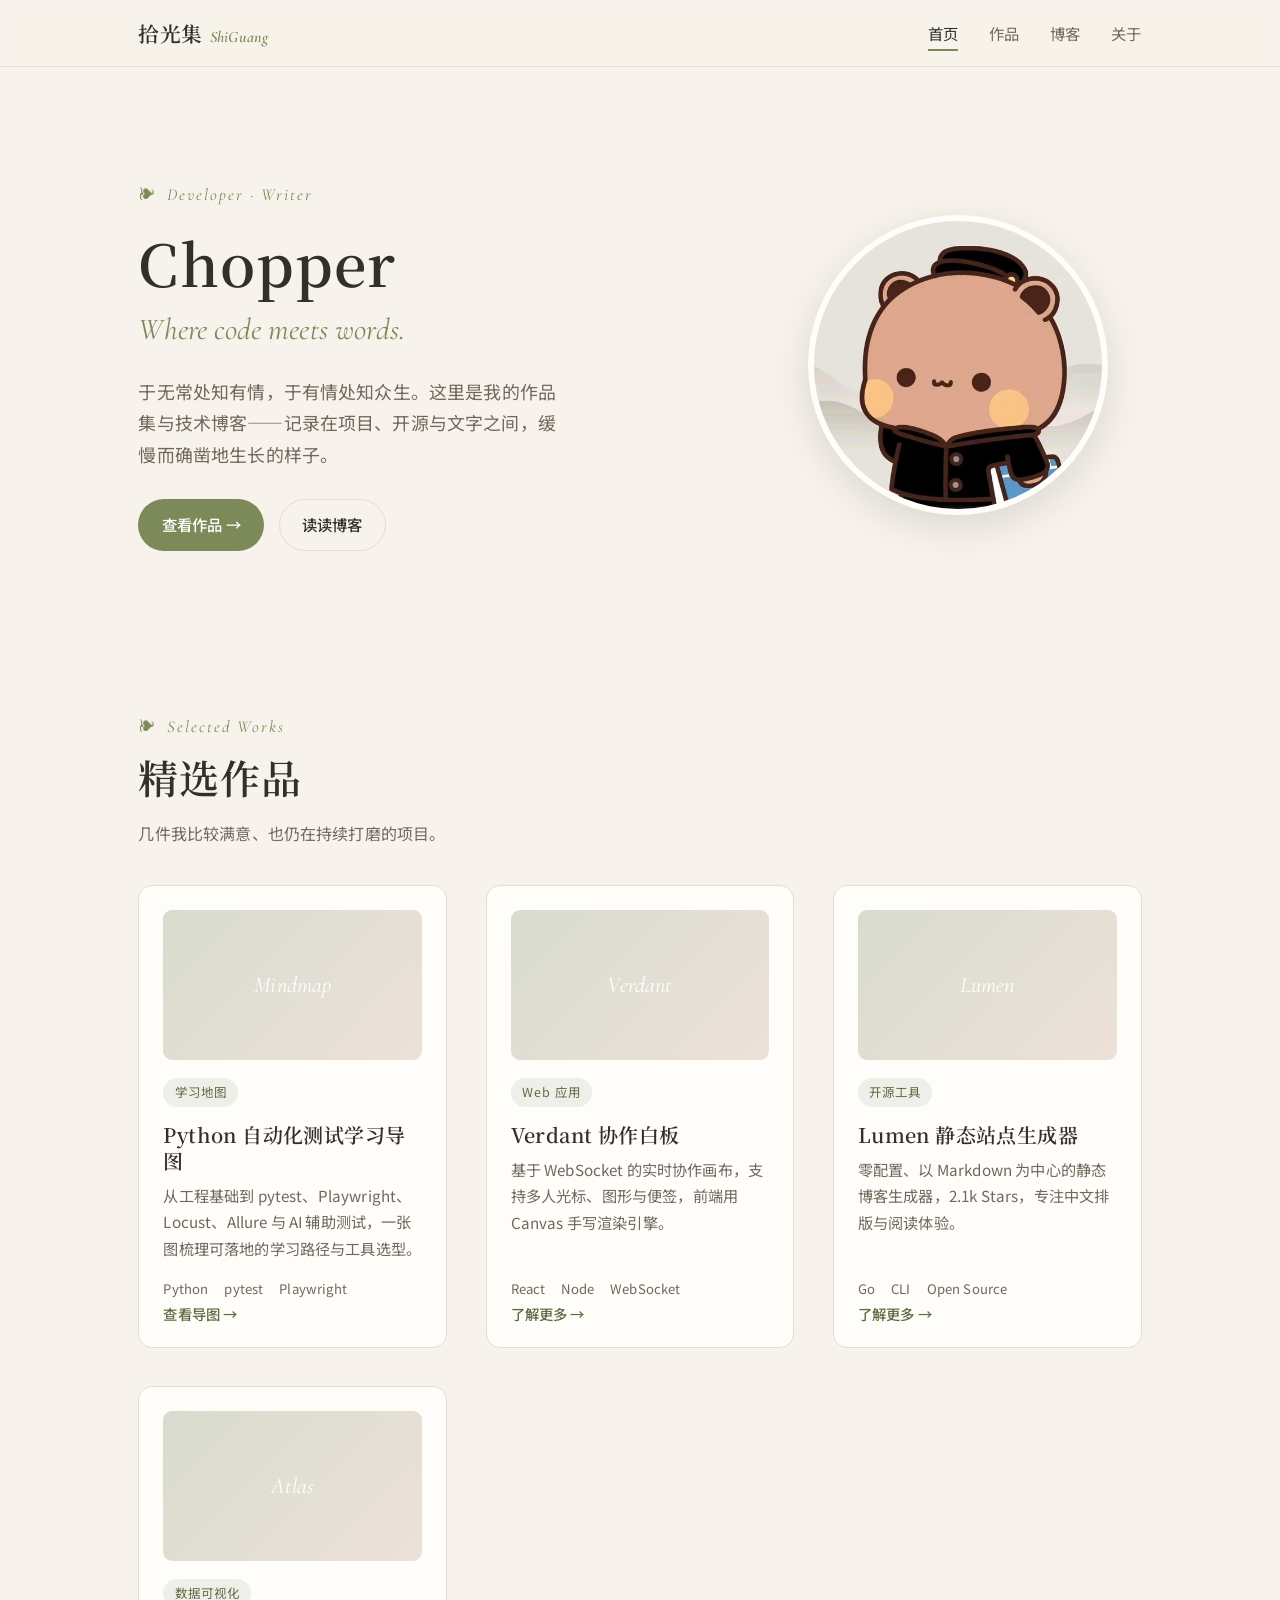
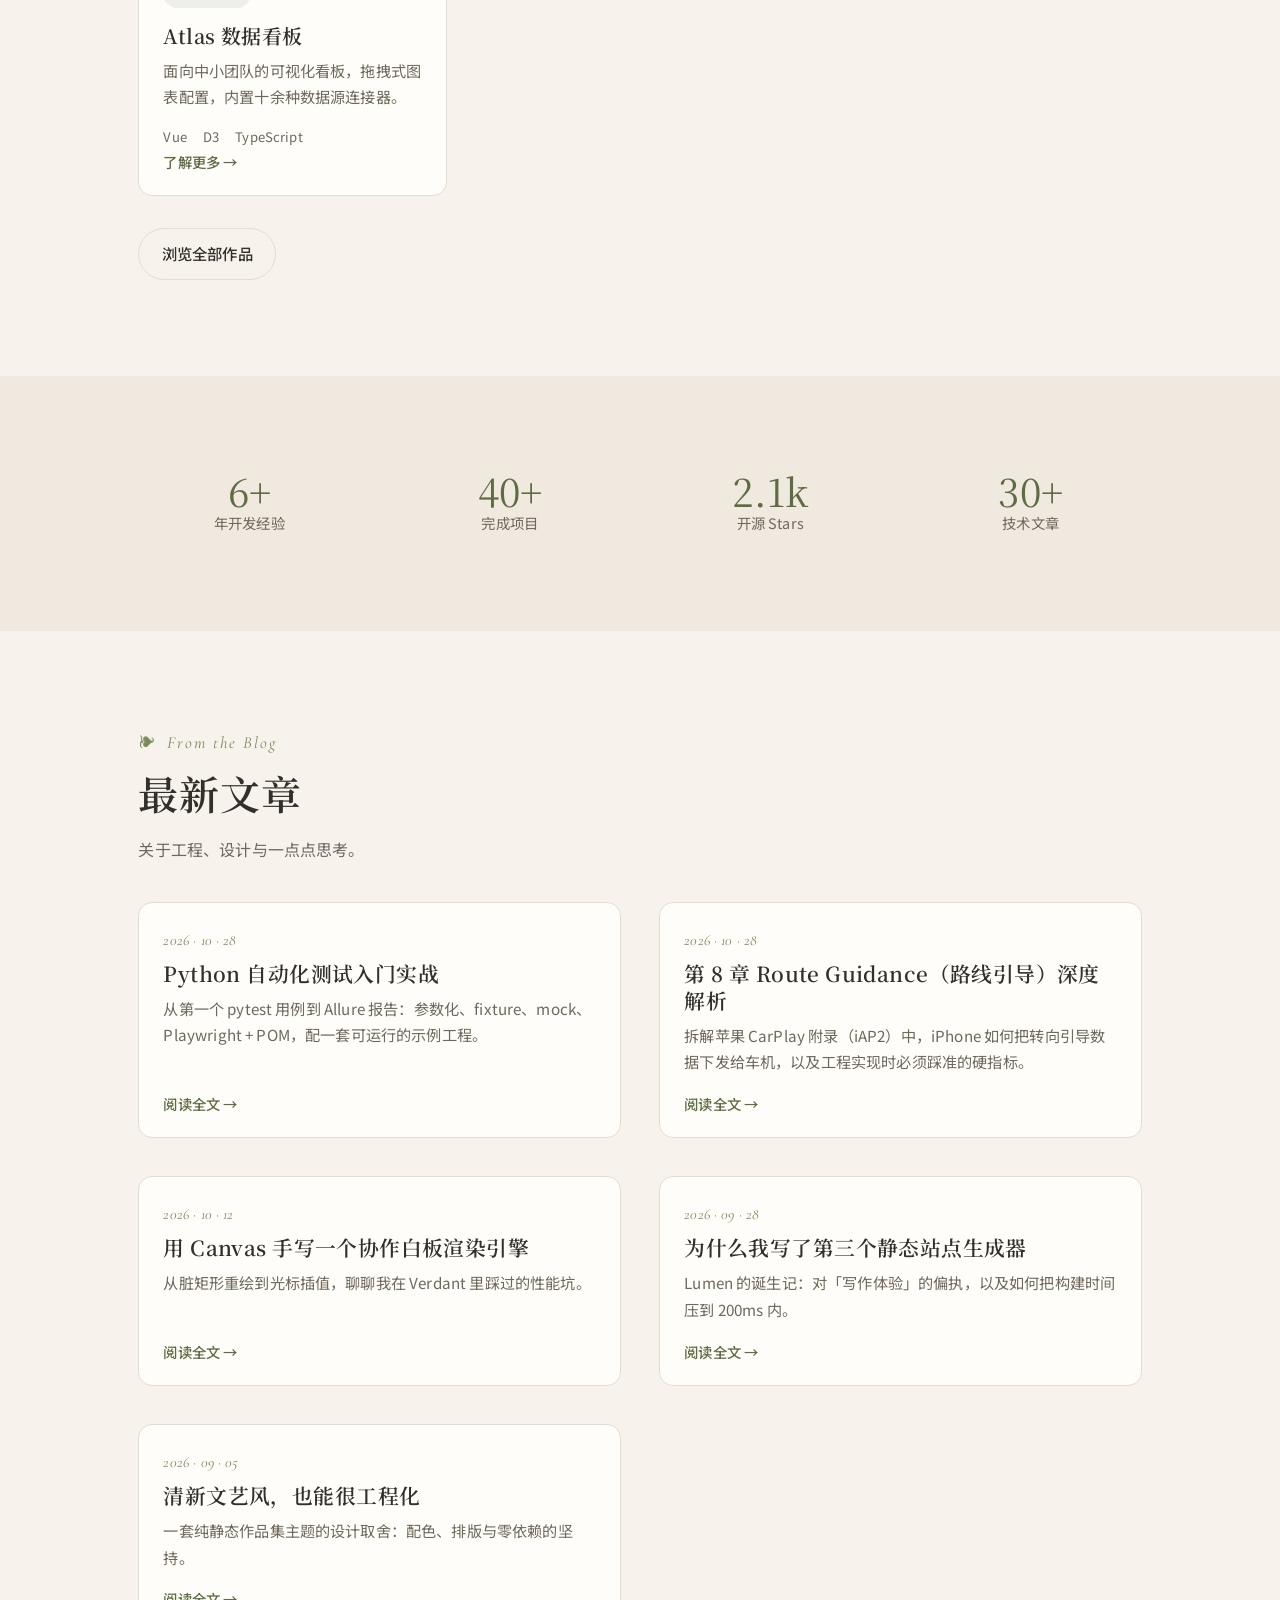
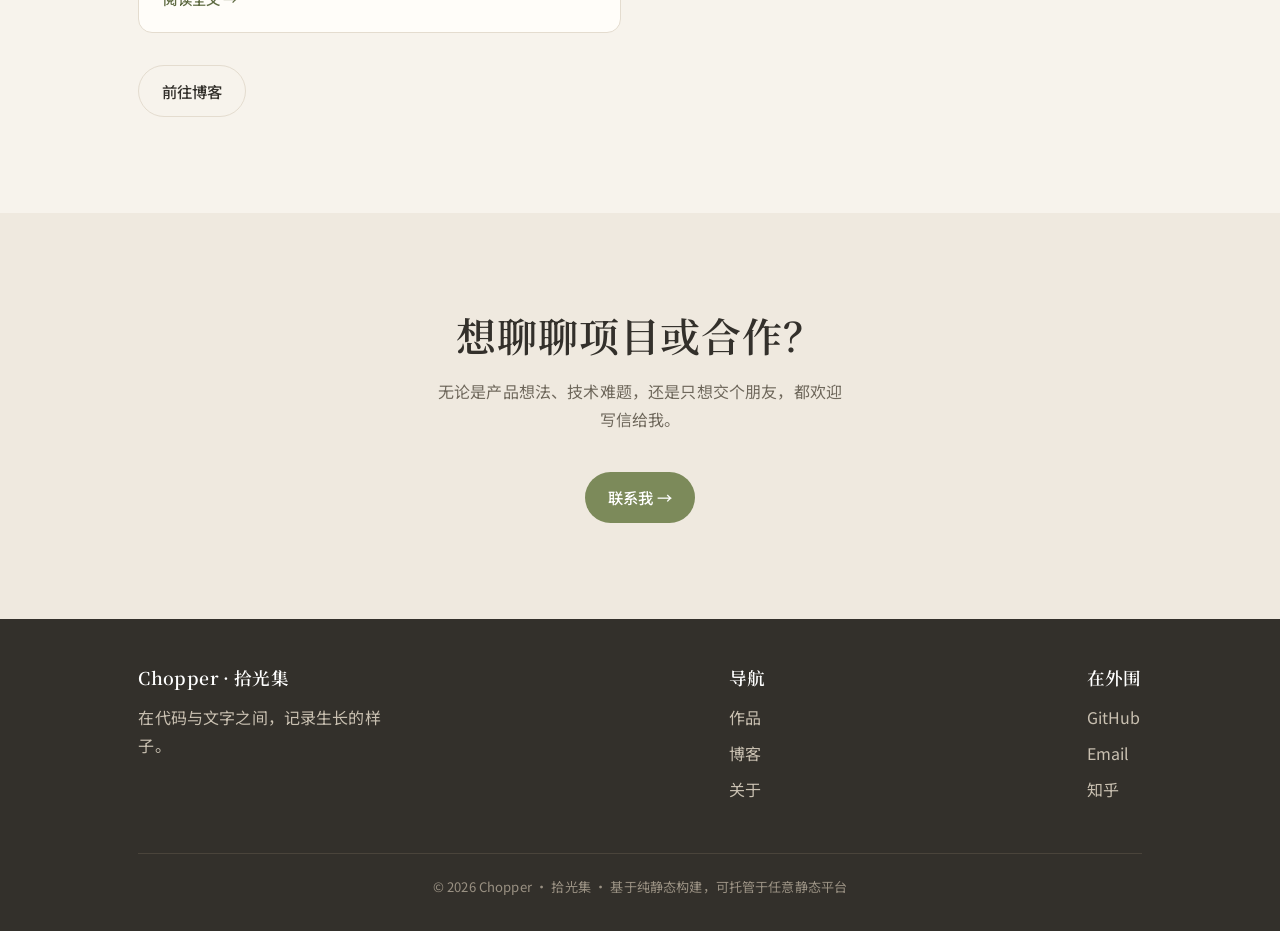
<file: index.html>
<!DOCTYPE html>
<html lang="zh-CN">
<head>
  <meta charset="UTF-8" />
  <meta name="viewport" content="width=device-width, initial-scale=1.0" />
  <title>Chopper · 拾光集 — 开发者作品集与技术博客</title>
  <meta name="description" content="Chopper的个人作品集与技术博客，记录在全栈开发、开源与写作之间的生长。" />
  <link rel="preconnect" href="https://fonts.googleapis.com" />
  <link rel="preconnect" href="https://fonts.gstatic.com" crossorigin />
  <link href="https://fonts.googleapis.com/css2?family=Cormorant+Garamond:ital,wght@0,400;0,500;0,600;1,400;1,500&family=Noto+Sans+SC:wght@300;400;500&family=Noto+Serif+SC:wght@400;600;700&display=swap" rel="stylesheet" />
  <link rel="stylesheet" href="assets/css/style.css" />
</head>
<body>

  <header class="site-header">
    <div class="wrap nav">
      <a href="index.html" class="brand">拾光集 <span class="en">ShiGuang</span></a>
      <button class="nav-toggle" aria-label="菜单"><span></span><span></span><span></span></button>
      <ul class="nav-links">
        <li><a href="index.html">首页</a></li>
        <li><a href="works.html">作品</a></li>
        <li><a href="blog.html">博客</a></li>
        <li><a href="about.html">关于</a></li>
      </ul>
    </div>
  </header>

  <main>
    <!-- Hero -->
    <section class="hero">
      <div class="wrap hero-grid">
        <div>
          <p class="eyebrow">Developer · Writer</p>
          <h1>Chopper</h1>
          <p class="h-en">Where code meets words.</p>
          <p class="lead">于无常处知有情，于有情处知众生。这里是我的作品集与技术博客——记录在项目、开源与文字之间，缓慢而确凿地生长的样子。</p>
          <div class="hero-actions">
            <a href="works.html" class="btn btn--primary">查看作品 →</a>
            <a href="blog.html" class="btn btn--ghost">读读博客</a>
          </div>
        </div>
        <div>
          <img class="avatar" src="assets/img/avatar.jpg" alt="Chopper的头像" />
        </div>
      </div>
    </section>

    <!-- 精选作品 -->
    <section class="section">
      <div class="wrap">
        <p class="eyebrow">Selected Works</p>
        <h2 class="section-title">精选作品</h2>
        <p class="section-lead">几件我比较满意、也仍在持续打磨的项目。</p>
        <div class="grid grid--works">
          <article class="card">
            <div class="thumb">Mindmap</div>
            <span class="tag">学习地图</span>
            <h3>Python 自动化测试学习导图</h3>
            <p>从工程基础到 pytest、Playwright、Locust、Allure 与 AI 辅助测试，一张图梳理可落地的学习路径与工具选型。</p>
            <div class="meta"><span>Python</span><span>pytest</span><span>Playwright</span></div>
            <a href="works/python-testing-mindmap.html" class="more">查看导图 →</a>
          </article>
          <article class="card">
            <div class="thumb">Verdant</div>
            <span class="tag">Web 应用</span>
            <h3>Verdant 协作白板</h3>
            <p>基于 WebSocket 的实时协作画布，支持多人光标、图形与便签，前端用 Canvas 手写渲染引擎。</p>
            <div class="meta"><span>React</span><span>Node</span><span>WebSocket</span></div>
            <a href="works.html" class="more">了解更多 →</a>
          </article>
          <article class="card">
            <div class="thumb">Lumen</div>
            <span class="tag">开源工具</span>
            <h3>Lumen 静态站点生成器</h3>
            <p>零配置、以 Markdown 为中心的静态博客生成器，2.1k Stars，专注中文排版与阅读体验。</p>
            <div class="meta"><span>Go</span><span>CLI</span><span>Open Source</span></div>
            <a href="works.html" class="more">了解更多 →</a>
          </article>
          <article class="card">
            <div class="thumb">Atlas</div>
            <span class="tag">数据可视化</span>
            <h3>Atlas 数据看板</h3>
            <p>面向中小团队的可视化看板，拖拽式图表配置，内置十余种数据源连接器。</p>
            <div class="meta"><span>Vue</span><span>D3</span><span>TypeScript</span></div>
            <a href="works.html" class="more">了解更多 →</a>
          </article>
        </div>
        <div style="margin-top:2rem"><a href="works.html" class="btn btn--ghost">浏览全部作品</a></div>
      </div>
    </section>

    <!-- 数据 -->
    <section class="section section--alt">
      <div class="wrap grid grid--stats">
        <div class="stat"><div class="num">6+</div><div class="label">年开发经验</div></div>
        <div class="stat"><div class="num">40+</div><div class="label">完成项目</div></div>
        <div class="stat"><div class="num">2.1k</div><div class="label">开源 Stars</div></div>
        <div class="stat"><div class="num">30+</div><div class="label">技术文章</div></div>
      </div>
    </section>

    <!-- 最新文章 -->
    <section class="section">
      <div class="wrap">
        <p class="eyebrow">From the Blog</p>
        <h2 class="section-title">最新文章</h2>
        <p class="section-lead">关于工程、设计与一点点思考。</p>
        <div class="grid grid--posts">
          <article class="card post-card">
            <div class="date">2026 · 10 · 28</div>
            <h3>Python 自动化测试入门实战</h3>
            <p>从第一个 pytest 用例到 Allure 报告：参数化、fixture、mock、Playwright + POM，配一套可运行的示例工程。</p>
            <a href="blog/post-5.html" class="more">阅读全文 →</a>
          </article>
          <article class="card post-card">
            <div class="date">2026 · 10 · 28</div>
            <h3>第 8 章 Route Guidance（路线引导）深度解析</h3>
            <p>拆解苹果 CarPlay 附录（iAP2）中，iPhone 如何把转向引导数据下发给车机，以及工程实现时必须踩准的硬指标。</p>
            <a href="blog/post-4.html" class="more">阅读全文 →</a>
          </article>
          <article class="card post-card">
            <div class="date">2026 · 10 · 12</div>
            <h3>用 Canvas 手写一个协作白板渲染引擎</h3>
            <p>从脏矩形重绘到光标插值，聊聊我在 Verdant 里踩过的性能坑。</p>
            <a href="blog/post-1.html" class="more">阅读全文 →</a>
          </article>
          <article class="card post-card">
            <div class="date">2026 · 09 · 28</div>
            <h3>为什么我写了第三个静态站点生成器</h3>
            <p>Lumen 的诞生记：对「写作体验」的偏执，以及如何把构建时间压到 200ms 内。</p>
            <a href="blog/post-2.html" class="more">阅读全文 →</a>
          </article>
          <article class="card post-card">
            <div class="date">2026 · 09 · 05</div>
            <h3>清新文艺风，也能很工程化</h3>
            <p>一套纯静态作品集主题的设计取舍：配色、排版与零依赖的坚持。</p>
            <a href="blog/post-3.html" class="more">阅读全文 →</a>
          </article>
        </div>
        <div style="margin-top:2rem"><a href="blog.html" class="btn btn--ghost">前往博客</a></div>
      </div>
    </section>

    <!-- 联系 CTA -->
    <section class="section section--alt">
      <div class="wrap" style="text-align:center">
        <h2 class="section-title">想聊聊项目或合作？</h2>
        <p class="section-lead" style="margin-left:auto;margin-right:auto">无论是产品想法、技术难题，还是只想交个朋友，都欢迎写信给我。</p>
        <a href="about.html#contact" class="btn btn--primary">联系我 →</a>
      </div>
    </section>
  </main>

  <footer class="site-footer">
    <div class="wrap">
      <div>
        <h4>Chopper · 拾光集</h4>
        <p style="color:#c9c0b1;max-width:30ch;margin:0">在代码与文字之间，记录生长的样子。</p>
      </div>
      <div>
        <h4>导航</h4>
        <ul class="footer-links">
          <li><a href="works.html">作品</a></li>
          <li><a href="blog.html">博客</a></li>
          <li><a href="about.html">关于</a></li>
        </ul>
      </div>
      <div>
        <h4>在外围</h4>
        <ul class="footer-links">
          <li><a href="https://github.com/" target="_blank" rel="noopener">GitHub</a></li>
          <li><a href="mailto:hello@example.com">Email</a></li>
          <li><a href="https://www.zhihu.com/" target="_blank" rel="noopener">知乎</a></li>
        </ul>
      </div>
      <div class="footer-note">© <span id="year">2026</span> Chopper · 拾光集 · 基于纯静态构建，可托管于任意静态平台</div>
    </div>
  </footer>

  <script src="assets/js/main.js"></script>
</body>
</html>
</file>
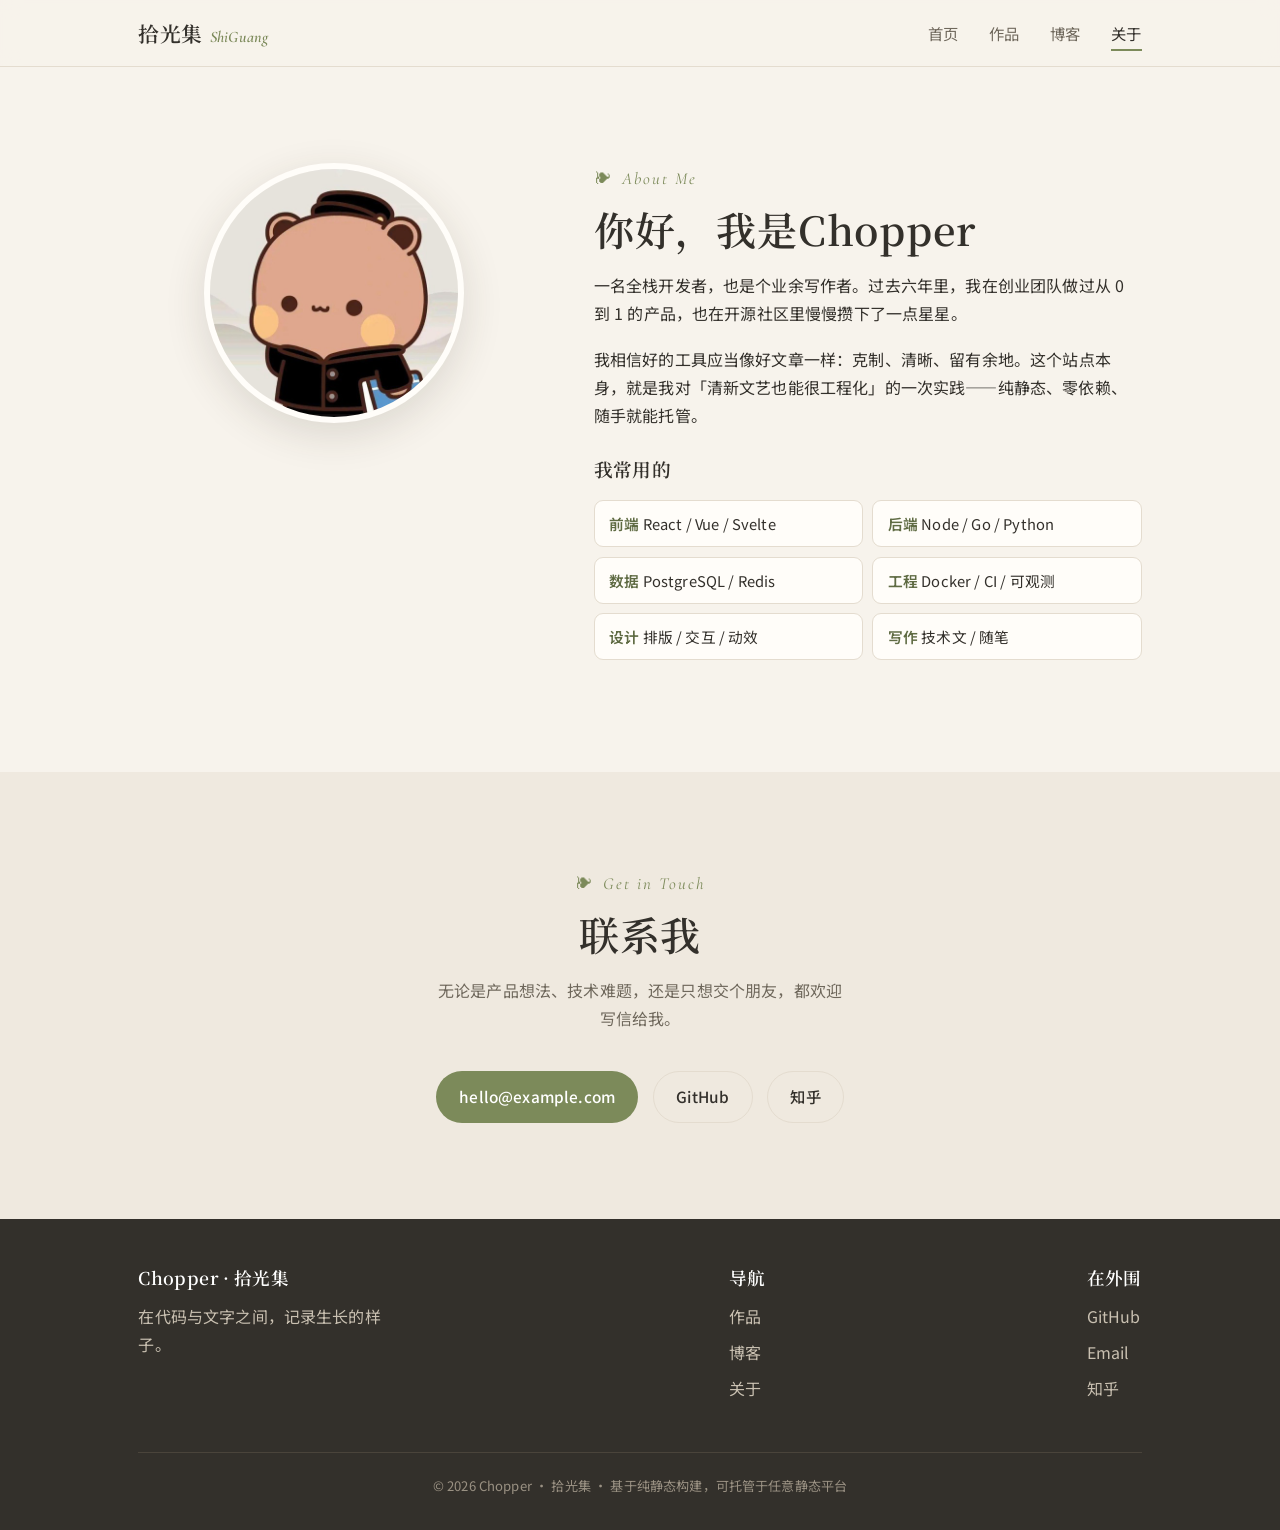
<file: about.html>
<!DOCTYPE html>
<html lang="zh-CN">
<head>
  <meta charset="UTF-8" />
  <meta name="viewport" content="width=device-width, initial-scale=1.0" />
  <title>关于 · 拾光集</title>
  <meta name="description" content="关于Chopper：一名全栈开发者与写作者。" />
  <link rel="preconnect" href="https://fonts.googleapis.com" />
  <link rel="preconnect" href="https://fonts.gstatic.com" crossorigin />
  <link href="https://fonts.googleapis.com/css2?family=Cormorant+Garamond:ital,wght@0,400;0,500;0,600;1,400;1,500&family=Noto+Sans+SC:wght@300;400;500&family=Noto+Serif+SC:wght@400;600;700&display=swap" rel="stylesheet" />
  <link rel="stylesheet" href="assets/css/style.css" />
</head>
<body>

  <header class="site-header">
    <div class="wrap nav">
      <a href="index.html" class="brand">拾光集 <span class="en">ShiGuang</span></a>
      <button class="nav-toggle" aria-label="菜单"><span></span><span></span><span></span></button>
      <ul class="nav-links">
        <li><a href="index.html">首页</a></li>
        <li><a href="works.html">作品</a></li>
        <li><a href="blog.html">博客</a></li>
        <li><a href="about.html">关于</a></li>
      </ul>
    </div>
  </header>

  <main>
    <section class="section">
      <div class="wrap about-grid">
        <div>
          <img class="avatar" src="assets/img/avatar.jpg" alt="Chopper的头像" style="max-width:260px" />
        </div>
        <div>
          <p class="eyebrow">About Me</p>
          <h2 class="section-title">你好，我是Chopper</h2>
          <p>一名全栈开发者，也是个业余写作者。过去六年里，我在创业团队做过从 0 到 1 的产品，也在开源社区里慢慢攒下了一点星星。</p>
          <p>我相信好的工具应当像好文章一样：克制、清晰、留有余地。这个站点本身，就是我对「清新文艺也能很工程化」的一次实践——纯静态、零依赖、随手就能托管。</p>
          <h3 style="margin-top:1.8rem">我常用的</h3>
          <ul class="skill-list">
            <li><b>前端</b> React / Vue / Svelte</li>
            <li><b>后端</b> Node / Go / Python</li>
            <li><b>数据</b> PostgreSQL / Redis</li>
            <li><b>工程</b> Docker / CI / 可观测</li>
            <li><b>设计</b> 排版 / 交互 / 动效</li>
            <li><b>写作</b> 技术文 / 随笔</li>
          </ul>
        </div>
      </div>
    </section>

    <section class="section section--alt" id="contact">
      <div class="wrap" style="text-align:center">
        <p class="eyebrow">Get in Touch</p>
        <h2 class="section-title">联系我</h2>
        <p class="section-lead" style="margin-left:auto;margin-right:auto">无论是产品想法、技术难题，还是只想交个朋友，都欢迎写信给我。</p>
        <div style="display:flex;gap:.9rem;justify-content:center;flex-wrap:wrap;margin-top:1rem">
          <a href="mailto:hello@example.com" class="btn btn--primary">hello@example.com</a>
          <a href="https://github.com/" target="_blank" rel="noopener" class="btn btn--ghost">GitHub</a>
          <a href="https://www.zhihu.com/" target="_blank" rel="noopener" class="btn btn--ghost">知乎</a>
        </div>
      </div>
    </section>
  </main>

  <footer class="site-footer">
    <div class="wrap">
      <div>
        <h4>Chopper · 拾光集</h4>
        <p style="color:#c9c0b1;max-width:30ch;margin:0">在代码与文字之间，记录生长的样子。</p>
      </div>
      <div>
        <h4>导航</h4>
        <ul class="footer-links">
          <li><a href="works.html">作品</a></li>
          <li><a href="blog.html">博客</a></li>
          <li><a href="about.html">关于</a></li>
        </ul>
      </div>
      <div>
        <h4>在外围</h4>
        <ul class="footer-links">
          <li><a href="https://github.com/" target="_blank" rel="noopener">GitHub</a></li>
          <li><a href="mailto:hello@example.com">Email</a></li>
          <li><a href="https://www.zhihu.com/" target="_blank" rel="noopener">知乎</a></li>
        </ul>
      </div>
      <div class="footer-note">© <span id="year">2026</span> Chopper · 拾光集 · 基于纯静态构建，可托管于任意静态平台</div>
    </div>
  </footer>

  <script src="assets/js/main.js"></script>
</body>
</html>
</file>
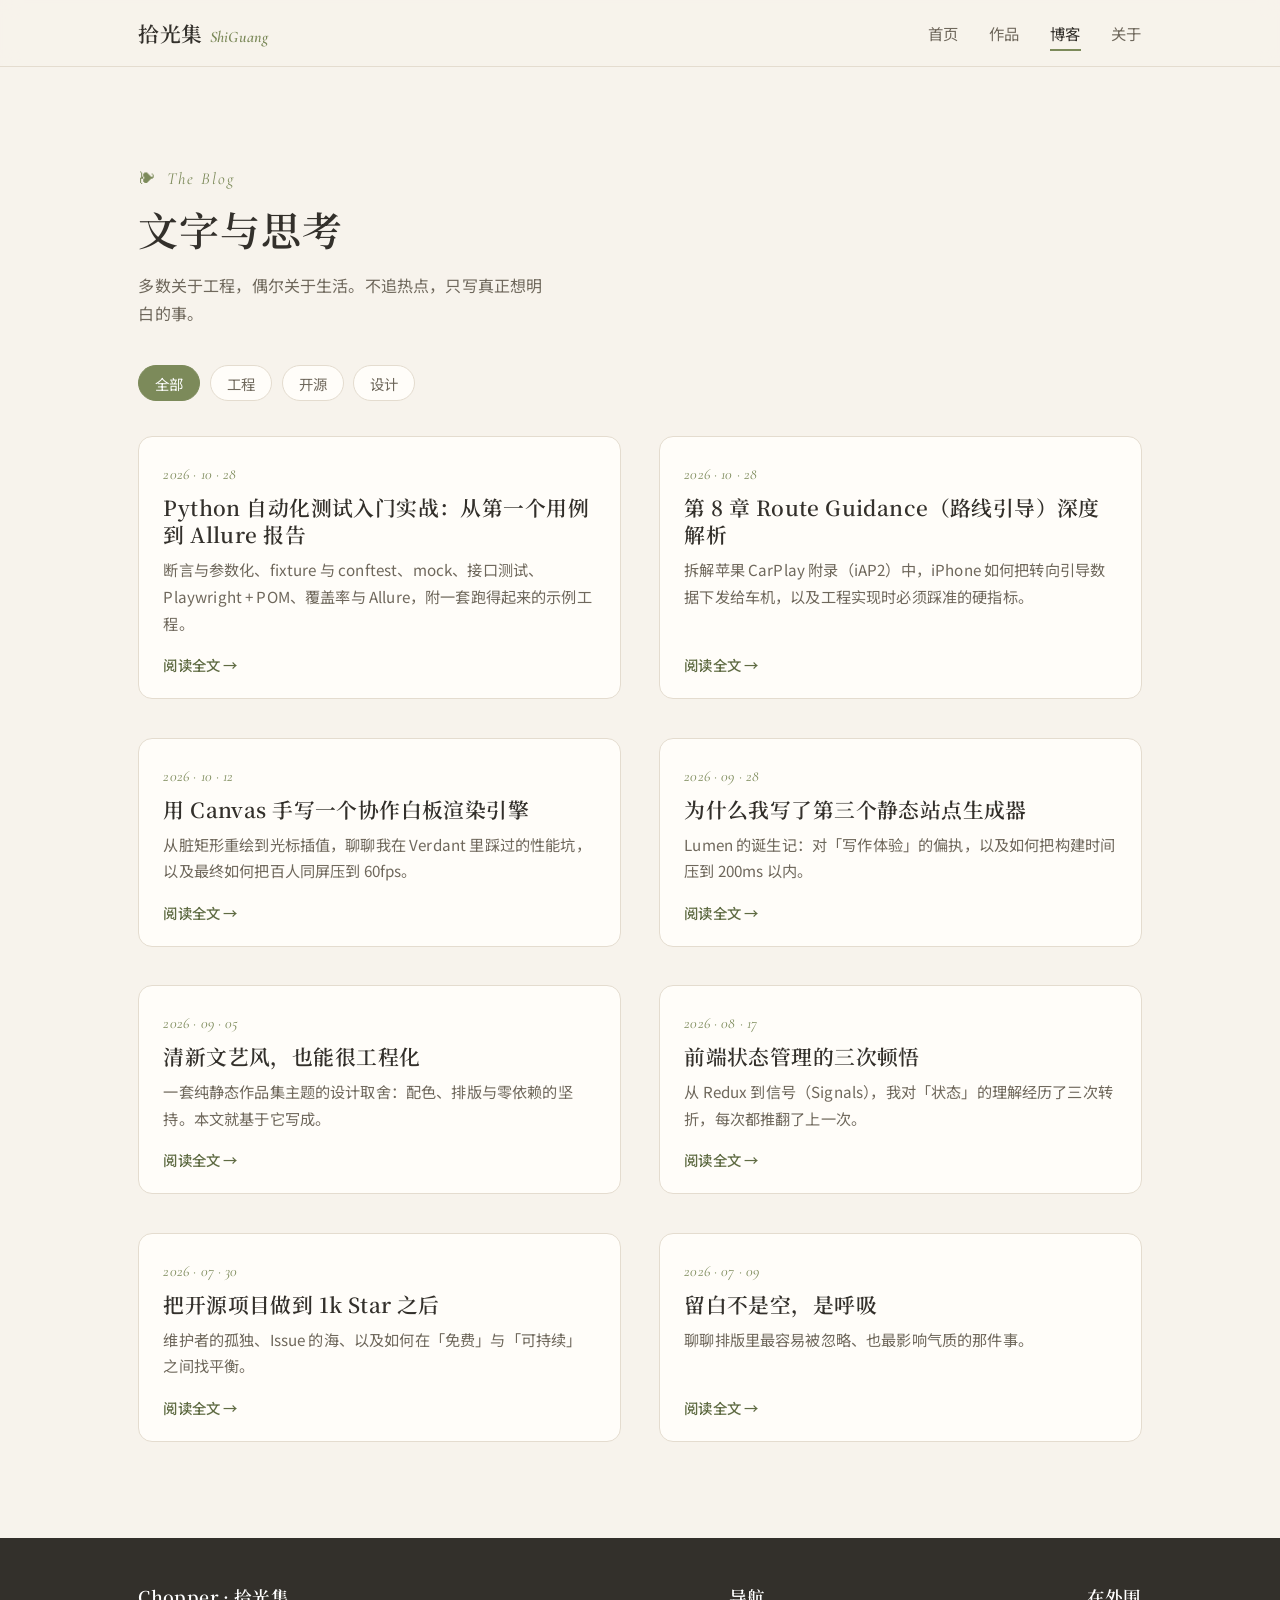
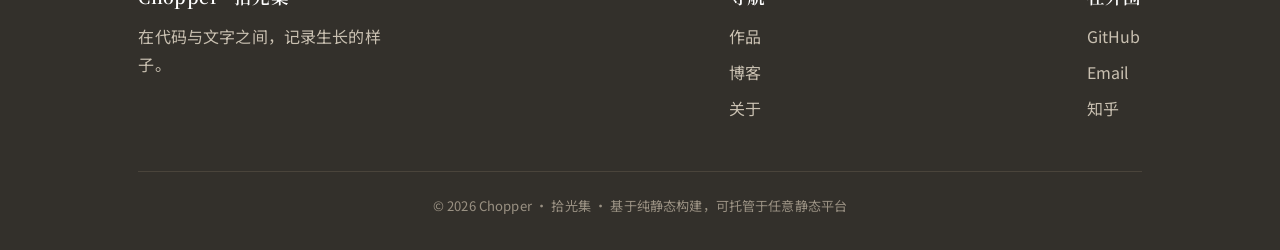
<file: blog.html>
<!DOCTYPE html>
<html lang="zh-CN">
<head>
  <meta charset="UTF-8" />
  <meta name="viewport" content="width=device-width, initial-scale=1.0" />
  <title>博客 · 拾光集</title>
  <meta name="description" content="Chopper的技术博客：关于工程实践、开源与产品设计的文章。" />
  <link rel="preconnect" href="https://fonts.googleapis.com" />
  <link rel="preconnect" href="https://fonts.gstatic.com" crossorigin />
  <link href="https://fonts.googleapis.com/css2?family=Cormorant+Garamond:ital,wght@0,400;0,500;0,600;1,400;1,500&family=Noto+Sans+SC:wght@300;400;500&family=Noto+Serif+SC:wght@400;600;700&display=swap" rel="stylesheet" />
  <link rel="stylesheet" href="assets/css/style.css" />
</head>
<body>

  <header class="site-header">
    <div class="wrap nav">
      <a href="index.html" class="brand">拾光集 <span class="en">ShiGuang</span></a>
      <button class="nav-toggle" aria-label="菜单"><span></span><span></span><span></span></button>
      <ul class="nav-links">
        <li><a href="index.html">首页</a></li>
        <li><a href="works.html">作品</a></li>
        <li><a href="blog.html">博客</a></li>
        <li><a href="about.html">关于</a></li>
      </ul>
    </div>
  </header>

  <main>
    <section class="section">
      <div class="wrap">
        <p class="eyebrow">The Blog</p>
        <h2 class="section-title">文字与思考</h2>
        <p class="section-lead">多数关于工程，偶尔关于生活。不追热点，只写真正想明白的事。</p>

        <div class="filters" data-filter-group=".post-item">
          <button class="filter active" data-filter="all">全部</button>
          <button class="filter" data-filter="eng">工程</button>
          <button class="filter" data-filter="oss">开源</button>
          <button class="filter" data-filter="design">设计</button>
        </div>

        <div class="grid grid--posts">
          <article class="card post-item post-card" data-cat="eng">
            <div class="date">2026 · 10 · 28</div>
            <h3>Python 自动化测试入门实战：从第一个用例到 Allure 报告</h3>
            <p>断言与参数化、fixture 与 conftest、mock、接口测试、Playwright + POM、覆盖率与 Allure，附一套跑得起来的示例工程。</p>
            <a href="blog/post-5.html" class="more">阅读全文 →</a>
          </article>
          <article class="card post-item post-card" data-cat="eng">
            <div class="date">2026 · 10 · 28</div>
            <h3>第 8 章 Route Guidance（路线引导）深度解析</h3>
            <p>拆解苹果 CarPlay 附录（iAP2）中，iPhone 如何把转向引导数据下发给车机，以及工程实现时必须踩准的硬指标。</p>
            <a href="blog/post-4.html" class="more">阅读全文 →</a>
          </article>
          <article class="card post-item post-card" data-cat="eng">
            <div class="date">2026 · 10 · 12</div>
            <h3>用 Canvas 手写一个协作白板渲染引擎</h3>
            <p>从脏矩形重绘到光标插值，聊聊我在 Verdant 里踩过的性能坑，以及最终如何把百人同屏压到 60fps。</p>
            <a href="blog/post-1.html" class="more">阅读全文 →</a>
          </article>
          <article class="card post-item post-card" data-cat="oss">
            <div class="date">2026 · 09 · 28</div>
            <h3>为什么我写了第三个静态站点生成器</h3>
            <p>Lumen 的诞生记：对「写作体验」的偏执，以及如何把构建时间压到 200ms 以内。</p>
            <a href="blog/post-2.html" class="more">阅读全文 →</a>
          </article>
          <article class="card post-item post-card" data-cat="design">
            <div class="date">2026 · 09 · 05</div>
            <h3>清新文艺风，也能很工程化</h3>
            <p>一套纯静态作品集主题的设计取舍：配色、排版与零依赖的坚持。本文就基于它写成。</p>
            <a href="blog/post-3.html" class="more">阅读全文 →</a>
          </article>
          <article class="card post-item post-card" data-cat="eng">
            <div class="date">2026 · 08 · 17</div>
            <h3>前端状态管理的三次顿悟</h3>
            <p>从 Redux 到信号（Signals），我对「状态」的理解经历了三次转折，每次都推翻了上一次。</p>
            <a href="blog/post-1.html" class="more">阅读全文 →</a>
          </article>
          <article class="card post-item post-card" data-cat="oss">
            <div class="date">2026 · 07 · 30</div>
            <h3>把开源项目做到 1k Star 之后</h3>
            <p>维护者的孤独、Issue 的海、以及如何在「免费」与「可持续」之间找平衡。</p>
            <a href="blog/post-2.html" class="more">阅读全文 →</a>
          </article>
          <article class="card post-item post-card" data-cat="design">
            <div class="date">2026 · 07 · 09</div>
            <h3>留白不是空，是呼吸</h3>
            <p>聊聊排版里最容易被忽略、也最影响气质的那件事。</p>
            <a href="blog/post-3.html" class="more">阅读全文 →</a>
          </article>
        </div>
      </div>
    </section>
  </main>

  <footer class="site-footer">
    <div class="wrap">
      <div>
        <h4>Chopper · 拾光集</h4>
        <p style="color:#c9c0b1;max-width:30ch;margin:0">在代码与文字之间，记录生长的样子。</p>
      </div>
      <div>
        <h4>导航</h4>
        <ul class="footer-links">
          <li><a href="works.html">作品</a></li>
          <li><a href="blog.html">博客</a></li>
          <li><a href="about.html">关于</a></li>
        </ul>
      </div>
      <div>
        <h4>在外围</h4>
        <ul class="footer-links">
          <li><a href="https://github.com/" target="_blank" rel="noopener">GitHub</a></li>
          <li><a href="mailto:hello@example.com">Email</a></li>
          <li><a href="https://www.zhihu.com/" target="_blank" rel="noopener">知乎</a></li>
        </ul>
      </div>
      <div class="footer-note">© <span id="year">2026</span> Chopper · 拾光集 · 基于纯静态构建，可托管于任意静态平台</div>
    </div>
  </footer>

  <script src="assets/js/main.js"></script>
</body>
</html>
</file>
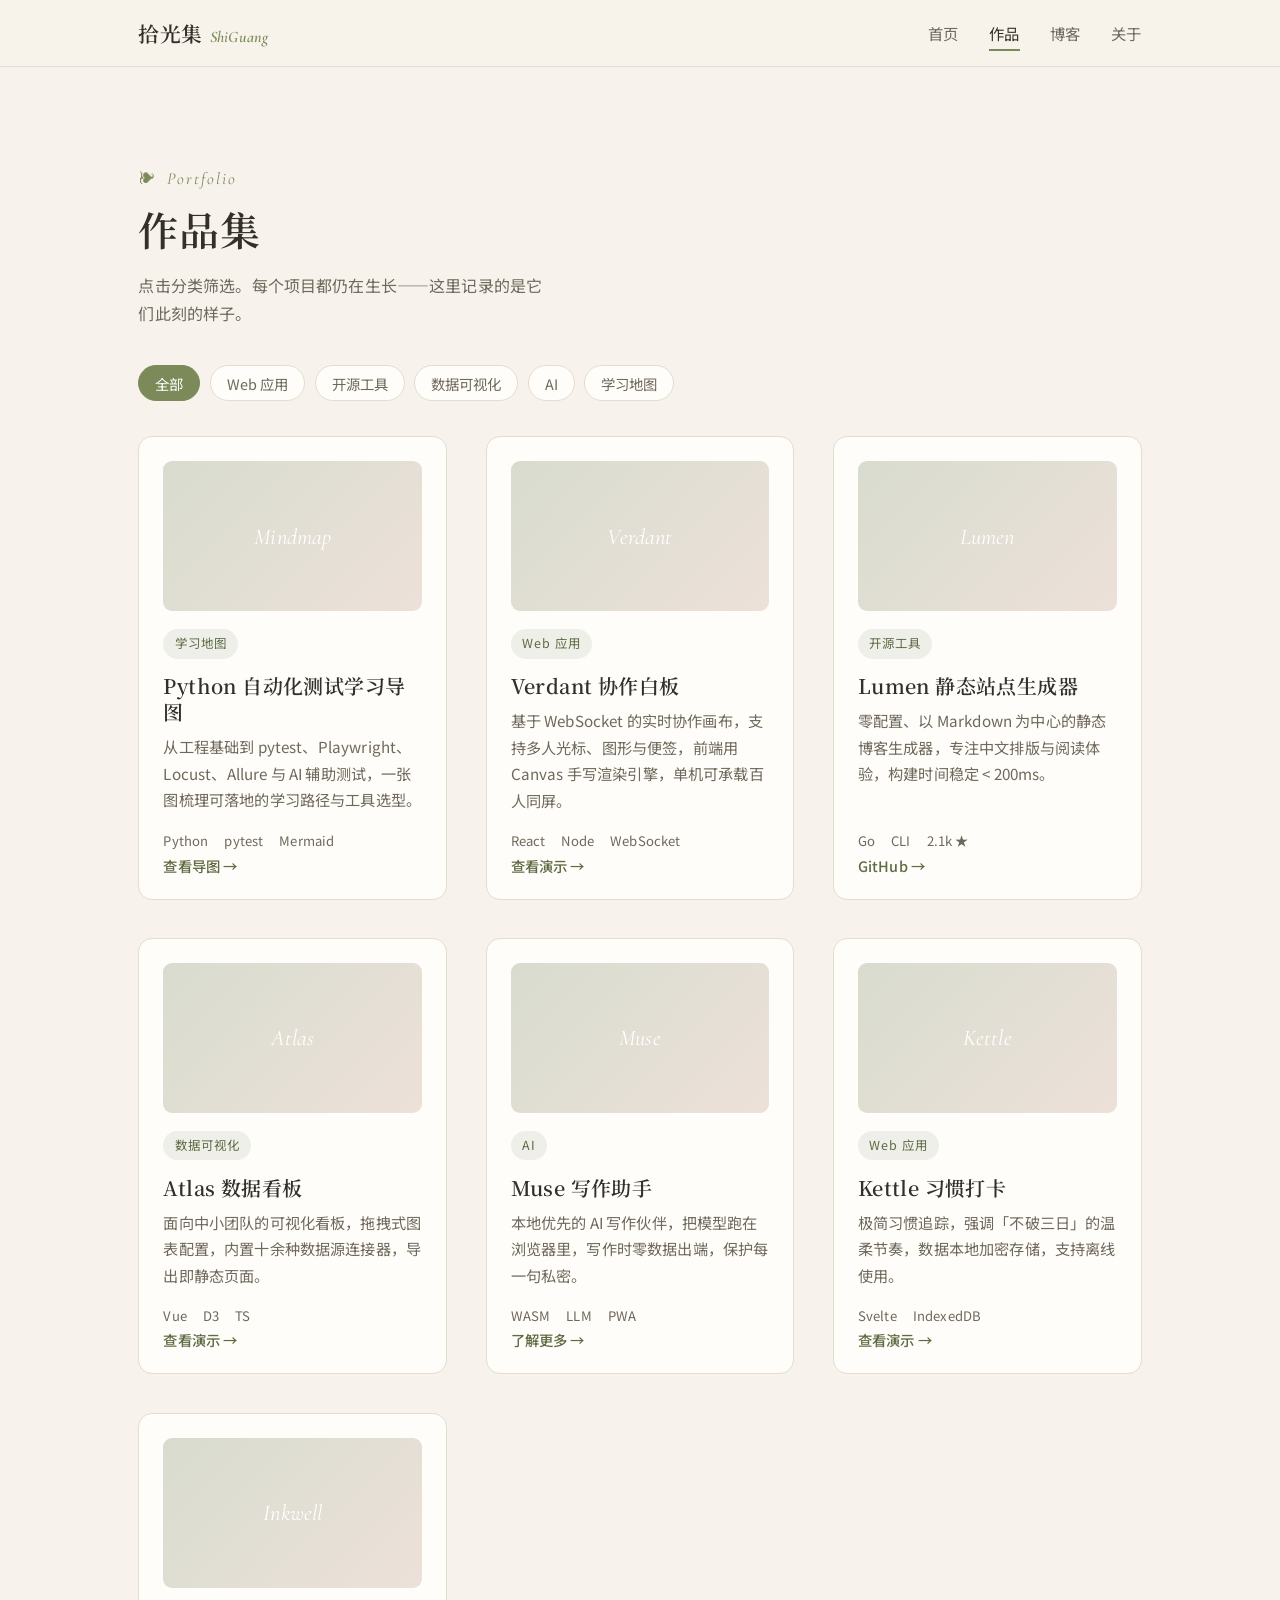
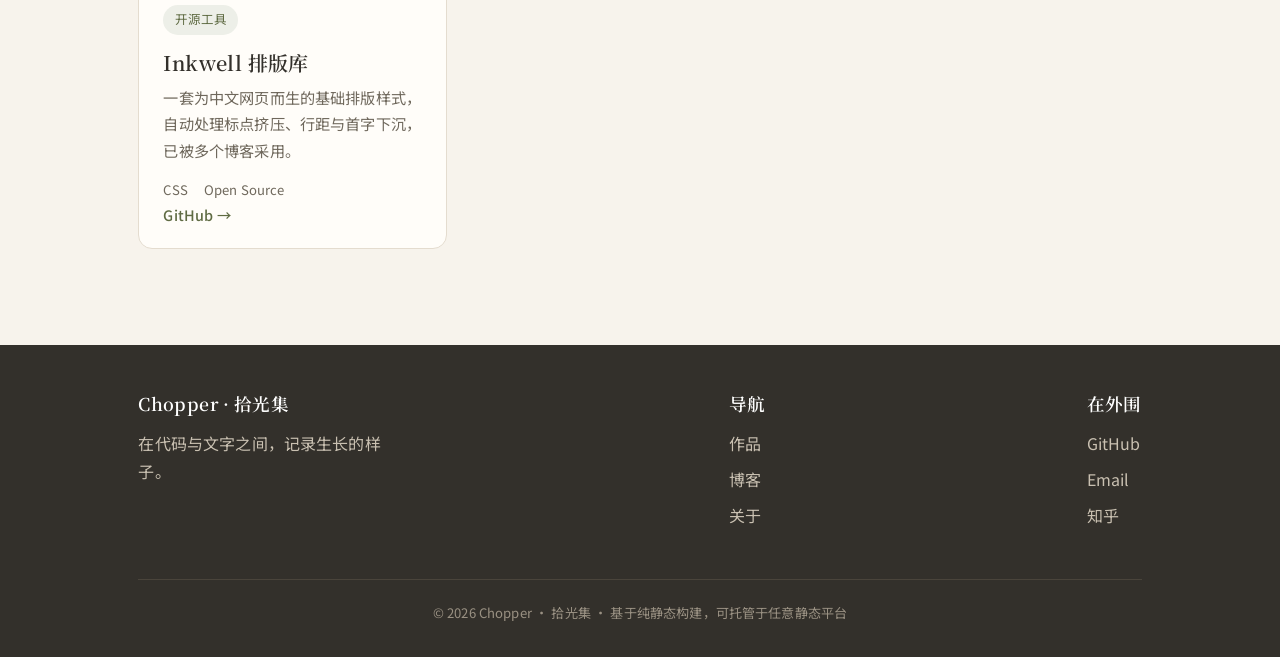
<file: works.html>
<!DOCTYPE html>
<html lang="zh-CN">
<head>
  <meta charset="UTF-8" />
  <meta name="viewport" content="width=device-width, initial-scale=1.0" />
  <title>作品 · 拾光集</title>
  <meta name="description" content="Chopper的精选作品集：Web 应用、开源工具与数据可视化项目。" />
  <link rel="preconnect" href="https://fonts.googleapis.com" />
  <link rel="preconnect" href="https://fonts.gstatic.com" crossorigin />
  <link href="https://fonts.googleapis.com/css2?family=Cormorant+Garamond:ital,wght@0,400;0,500;0,600;1,400;1,500&family=Noto+Sans+SC:wght@300;400;500&family=Noto+Serif+SC:wght@400;600;700&display=swap" rel="stylesheet" />
  <link rel="stylesheet" href="assets/css/style.css" />
</head>
<body>

  <header class="site-header">
    <div class="wrap nav">
      <a href="index.html" class="brand">拾光集 <span class="en">ShiGuang</span></a>
      <button class="nav-toggle" aria-label="菜单"><span></span><span></span><span></span></button>
      <ul class="nav-links">
        <li><a href="index.html">首页</a></li>
        <li><a href="works.html">作品</a></li>
        <li><a href="blog.html">博客</a></li>
        <li><a href="about.html">关于</a></li>
      </ul>
    </div>
  </header>

  <main>
    <section class="section">
      <div class="wrap">
        <p class="eyebrow">Portfolio</p>
        <h2 class="section-title">作品集</h2>
        <p class="section-lead">点击分类筛选。每个项目都仍在生长——这里记录的是它们此刻的样子。</p>

        <div class="filters" data-filter-group=".work-item">
          <button class="filter active" data-filter="all">全部</button>
          <button class="filter" data-filter="web">Web 应用</button>
          <button class="filter" data-filter="oss">开源工具</button>
          <button class="filter" data-filter="viz">数据可视化</button>
          <button class="filter" data-filter="ai">AI</button>
          <button class="filter" data-filter="map">学习地图</button>
        </div>

        <div class="grid grid--works">
          <article class="card work-item" data-cat="map">
            <div class="thumb">Mindmap</div>
            <span class="tag">学习地图</span>
            <h3>Python 自动化测试学习导图</h3>
            <p>从工程基础到 pytest、Playwright、Locust、Allure 与 AI 辅助测试，一张图梳理可落地的学习路径与工具选型。</p>
            <div class="meta"><span>Python</span><span>pytest</span><span>Mermaid</span></div>
            <a href="works/python-testing-mindmap.html" class="more">查看导图 →</a>
          </article>
          <article class="card work-item" data-cat="web">
            <div class="thumb">Verdant</div>
            <span class="tag">Web 应用</span>
            <h3>Verdant 协作白板</h3>
            <p>基于 WebSocket 的实时协作画布，支持多人光标、图形与便签，前端用 Canvas 手写渲染引擎，单机可承载百人同屏。</p>
            <div class="meta"><span>React</span><span>Node</span><span>WebSocket</span></div>
            <a href="#" class="more">查看演示 →</a>
          </article>
          <article class="card work-item" data-cat="oss">
            <div class="thumb">Lumen</div>
            <span class="tag">开源工具</span>
            <h3>Lumen 静态站点生成器</h3>
            <p>零配置、以 Markdown 为中心的静态博客生成器，专注中文排版与阅读体验，构建时间稳定 < 200ms。</p>
            <div class="meta"><span>Go</span><span>CLI</span><span>2.1k ★</span></div>
            <a href="#" class="more">GitHub →</a>
          </article>
          <article class="card work-item" data-cat="viz">
            <div class="thumb">Atlas</div>
            <span class="tag">数据可视化</span>
            <h3>Atlas 数据看板</h3>
            <p>面向中小团队的可视化看板，拖拽式图表配置，内置十余种数据源连接器，导出即静态页面。</p>
            <div class="meta"><span>Vue</span><span>D3</span><span>TS</span></div>
            <a href="#" class="more">查看演示 →</a>
          </article>
          <article class="card work-item" data-cat="ai">
            <div class="thumb">Muse</div>
            <span class="tag">AI</span>
            <h3>Muse 写作助手</h3>
            <p>本地优先的 AI 写作伙伴，把模型跑在浏览器里，写作时零数据出端，保护每一句私密。</p>
            <div class="meta"><span>WASM</span><span>LLM</span><span>PWA</span></div>
            <a href="#" class="more">了解更多 →</a>
          </article>
          <article class="card work-item" data-cat="web">
            <div class="thumb">Kettle</div>
            <span class="tag">Web 应用</span>
            <h3>Kettle 习惯打卡</h3>
            <p>极简习惯追踪，强调「不破三日」的温柔节奏，数据本地加密存储，支持离线使用。</p>
            <div class="meta"><span>Svelte</span><span>IndexedDB</span></div>
            <a href="#" class="more">查看演示 →</a>
          </article>
          <article class="card work-item" data-cat="oss">
            <div class="thumb">Inkwell</div>
            <span class="tag">开源工具</span>
            <h3>Inkwell 排版库</h3>
            <p>一套为中文网页而生的基础排版样式，自动处理标点挤压、行距与首字下沉，已被多个博客采用。</p>
            <div class="meta"><span>CSS</span><span>Open Source</span></div>
            <a href="#" class="more">GitHub →</a>
          </article>
        </div>
      </div>
    </section>
  </main>

  <footer class="site-footer">
    <div class="wrap">
      <div>
        <h4>Chopper · 拾光集</h4>
        <p style="color:#c9c0b1;max-width:30ch;margin:0">在代码与文字之间，记录生长的样子。</p>
      </div>
      <div>
        <h4>导航</h4>
        <ul class="footer-links">
          <li><a href="works.html">作品</a></li>
          <li><a href="blog.html">博客</a></li>
          <li><a href="about.html">关于</a></li>
        </ul>
      </div>
      <div>
        <h4>在外围</h4>
        <ul class="footer-links">
          <li><a href="https://github.com/" target="_blank" rel="noopener">GitHub</a></li>
          <li><a href="mailto:hello@example.com">Email</a></li>
          <li><a href="https://www.zhihu.com/" target="_blank" rel="noopener">知乎</a></li>
        </ul>
      </div>
      <div class="footer-note">© <span id="year">2026</span> Chopper · 拾光集 · 基于纯静态构建，可托管于任意静态平台</div>
    </div>
  </footer>

  <script src="assets/js/main.js"></script>
</body>
</html>
</file>
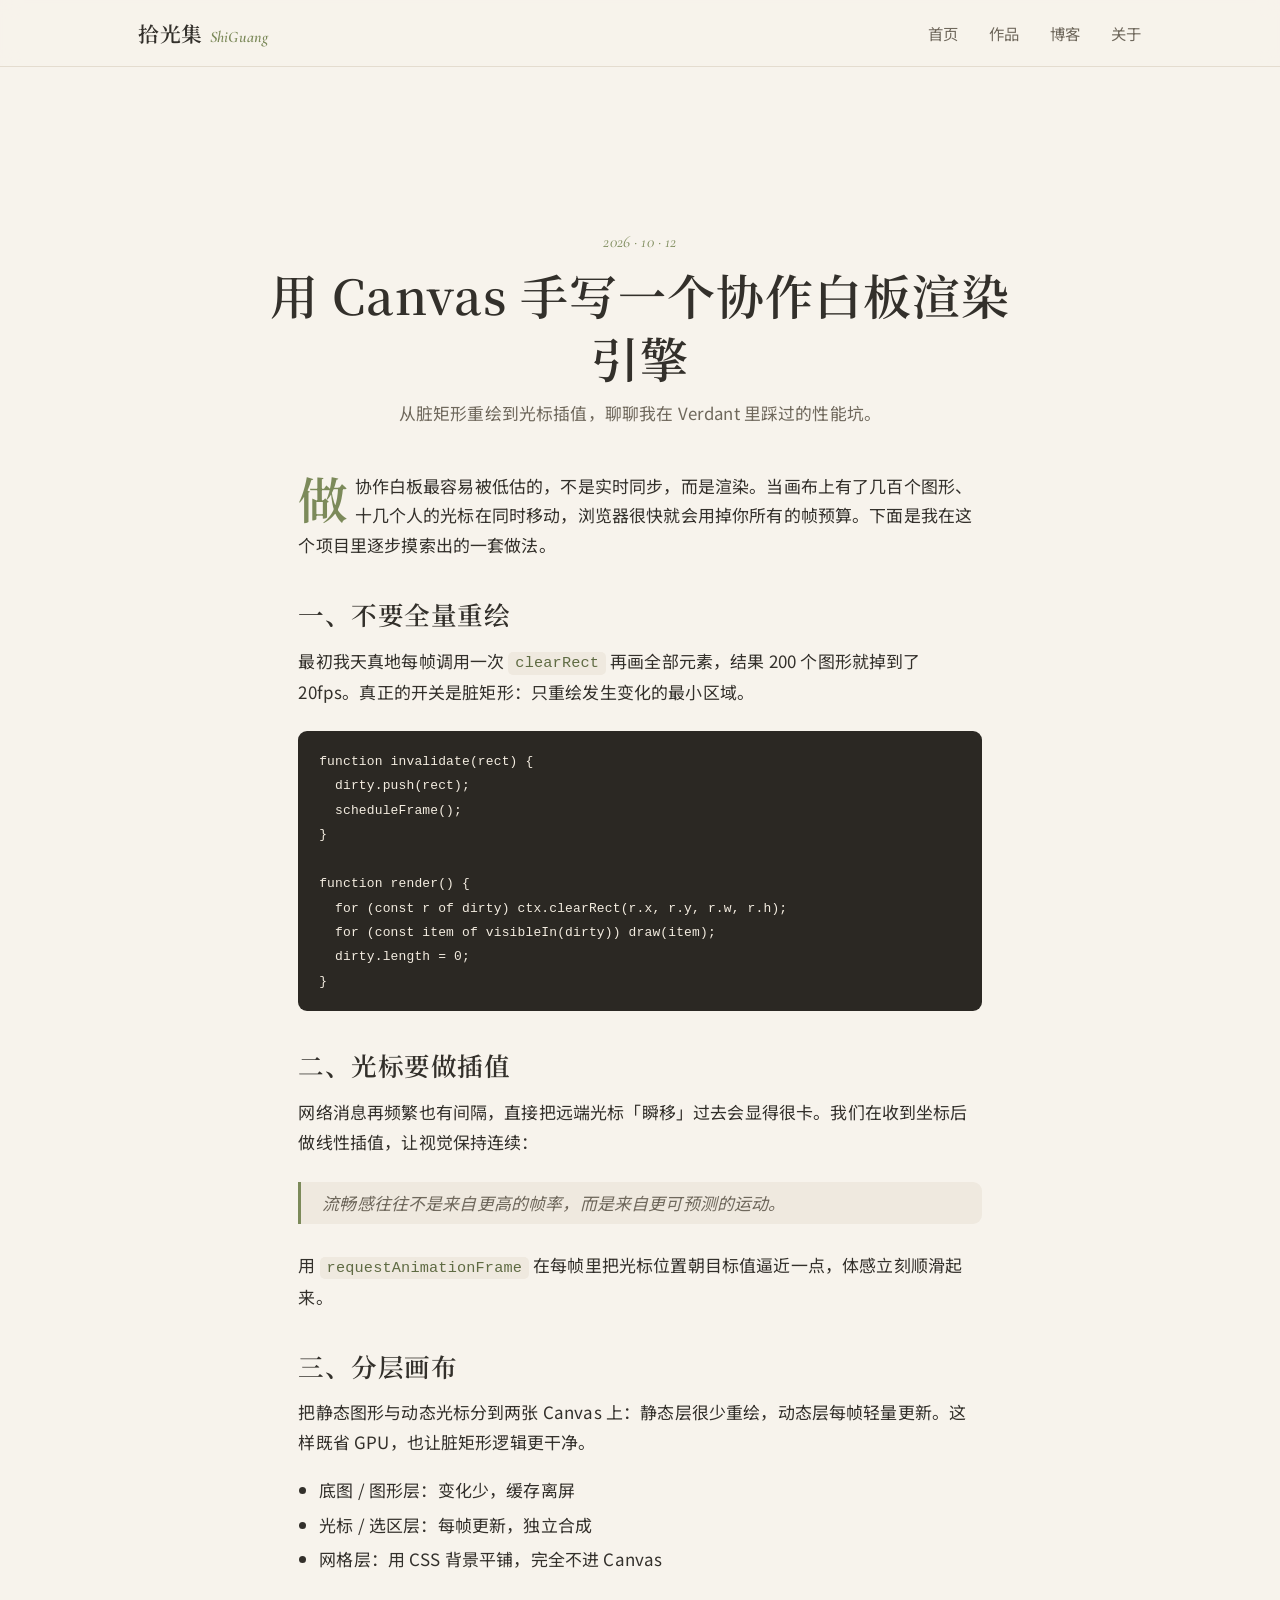
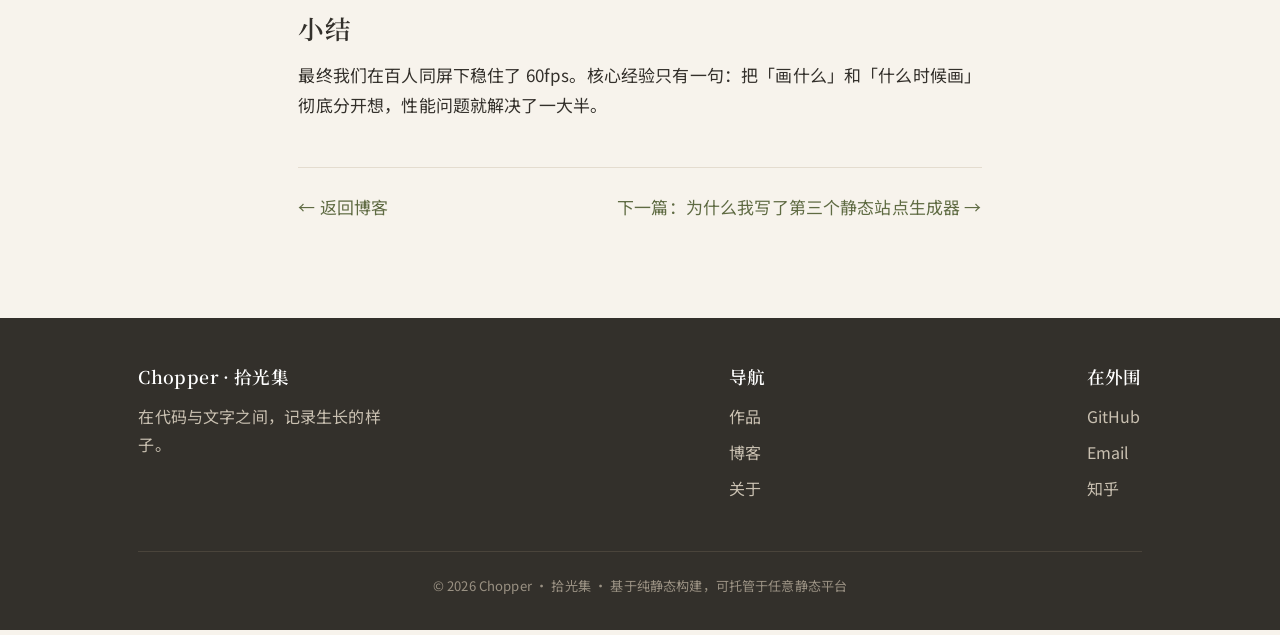
<file: blog/post-1.html>
<!DOCTYPE html>
<html lang="zh-CN">
<head>
  <meta charset="UTF-8" />
  <meta name="viewport" content="width=device-width, initial-scale=1.0" />
  <title>用 Canvas 手写一个协作白板渲染引擎 · 拾光集</title>
  <meta name="description" content="从脏矩形重绘到光标插值，聊聊 Verdant 协作白板里的性能优化。" />
  <link rel="preconnect" href="https://fonts.googleapis.com" />
  <link rel="preconnect" href="https://fonts.gstatic.com" crossorigin />
  <link href="https://fonts.googleapis.com/css2?family=Cormorant+Garamond:ital,wght@0,400;0,500;0,600;1,400;1,500&family=Noto+Sans+SC:wght@300;400;500&family=Noto+Serif+SC:wght@400;600;700&display=swap" rel="stylesheet" />
  <link rel="stylesheet" href="../assets/css/style.css" />
</head>
<body>

  <header class="site-header">
    <div class="wrap nav">
      <a href="../index.html" class="brand">拾光集 <span class="en">ShiGuang</span></a>
      <button class="nav-toggle" aria-label="菜单"><span></span><span></span><span></span></button>
      <ul class="nav-links">
        <li><a href="../index.html">首页</a></li>
        <li><a href="../works.html">作品</a></li>
        <li><a href="../blog.html">博客</a></li>
        <li><a href="../about.html">关于</a></li>
      </ul>
    </div>
  </header>

  <main>
    <article class="section article">
      <div class="article-header wrap">
        <div class="date">2026 · 10 · 12</div>
        <h1>用 Canvas 手写一个协作白板渲染引擎</h1>
        <p class="excerpt">从脏矩形重绘到光标插值，聊聊我在 Verdant 里踩过的性能坑。</p>
      </div>

      <div class="wrap article-body">
        <p>做协作白板最容易被低估的，不是实时同步，而是渲染。当画布上有了几百个图形、十几个人的光标在同时移动，浏览器很快就会用掉你所有的帧预算。下面是我在这个项目里逐步摸索出的一套做法。</p>

        <h2>一、不要全量重绘</h2>
        <p>最初我天真地每帧调用一次 <code>clearRect</code> 再画全部元素，结果 200 个图形就掉到了 20fps。真正的开关是脏矩形：只重绘发生变化的最小区域。</p>
        <pre><code>function invalidate(rect) {
  dirty.push(rect);
  scheduleFrame();
}

function render() {
  for (const r of dirty) ctx.clearRect(r.x, r.y, r.w, r.h);
  for (const item of visibleIn(dirty)) draw(item);
  dirty.length = 0;
}</code></pre>

        <h2>二、光标要做插值</h2>
        <p>网络消息再频繁也有间隔，直接把远端光标「瞬移」过去会显得很卡。我们在收到坐标后做线性插值，让视觉保持连续：</p>
        <blockquote>流畅感往往不是来自更高的帧率，而是来自更可预测的运动。</blockquote>
        <p>用 <code>requestAnimationFrame</code> 在每帧里把光标位置朝目标值逼近一点，体感立刻顺滑起来。</p>

        <h2>三、分层画布</h2>
        <p>把静态图形与动态光标分到两张 Canvas 上：静态层很少重绘，动态层每帧轻量更新。这样既省 GPU，也让脏矩形逻辑更干净。</p>
        <ul>
          <li>底图 / 图形层：变化少，缓存离屏</li>
          <li>光标 / 选区层：每帧更新，独立合成</li>
          <li>网格层：用 CSS 背景平铺，完全不进 Canvas</li>
        </ul>

        <h2>小结</h2>
        <p>最终我们在百人同屏下稳住了 60fps。核心经验只有一句：把「画什么」和「什么时候画」彻底分开想，性能问题就解决了一大半。</p>

        <div class="post-nav">
          <a href="../blog.html">← 返回博客</a>
          <a href="post-2.html">下一篇：为什么我写了第三个静态站点生成器 →</a>
        </div>
      </div>
    </article>
  </main>

  <footer class="site-footer">
    <div class="wrap">
      <div>
        <h4>Chopper · 拾光集</h4>
        <p style="color:#c9c0b1;max-width:30ch;margin:0">在代码与文字之间，记录生长的样子。</p>
      </div>
      <div>
        <h4>导航</h4>
        <ul class="footer-links">
          <li><a href="../works.html">作品</a></li>
          <li><a href="../blog.html">博客</a></li>
          <li><a href="../about.html">关于</a></li>
        </ul>
      </div>
      <div>
        <h4>在外围</h4>
        <ul class="footer-links">
          <li><a href="https://github.com/" target="_blank" rel="noopener">GitHub</a></li>
          <li><a href="mailto:hello@example.com">Email</a></li>
          <li><a href="https://www.zhihu.com/" target="_blank" rel="noopener">知乎</a></li>
        </ul>
      </div>
      <div class="footer-note">© <span id="year">2026</span> Chopper · 拾光集 · 基于纯静态构建，可托管于任意静态平台</div>
    </div>
  </footer>

  <script src="../assets/js/main.js"></script>
</body>
</html>
</file>
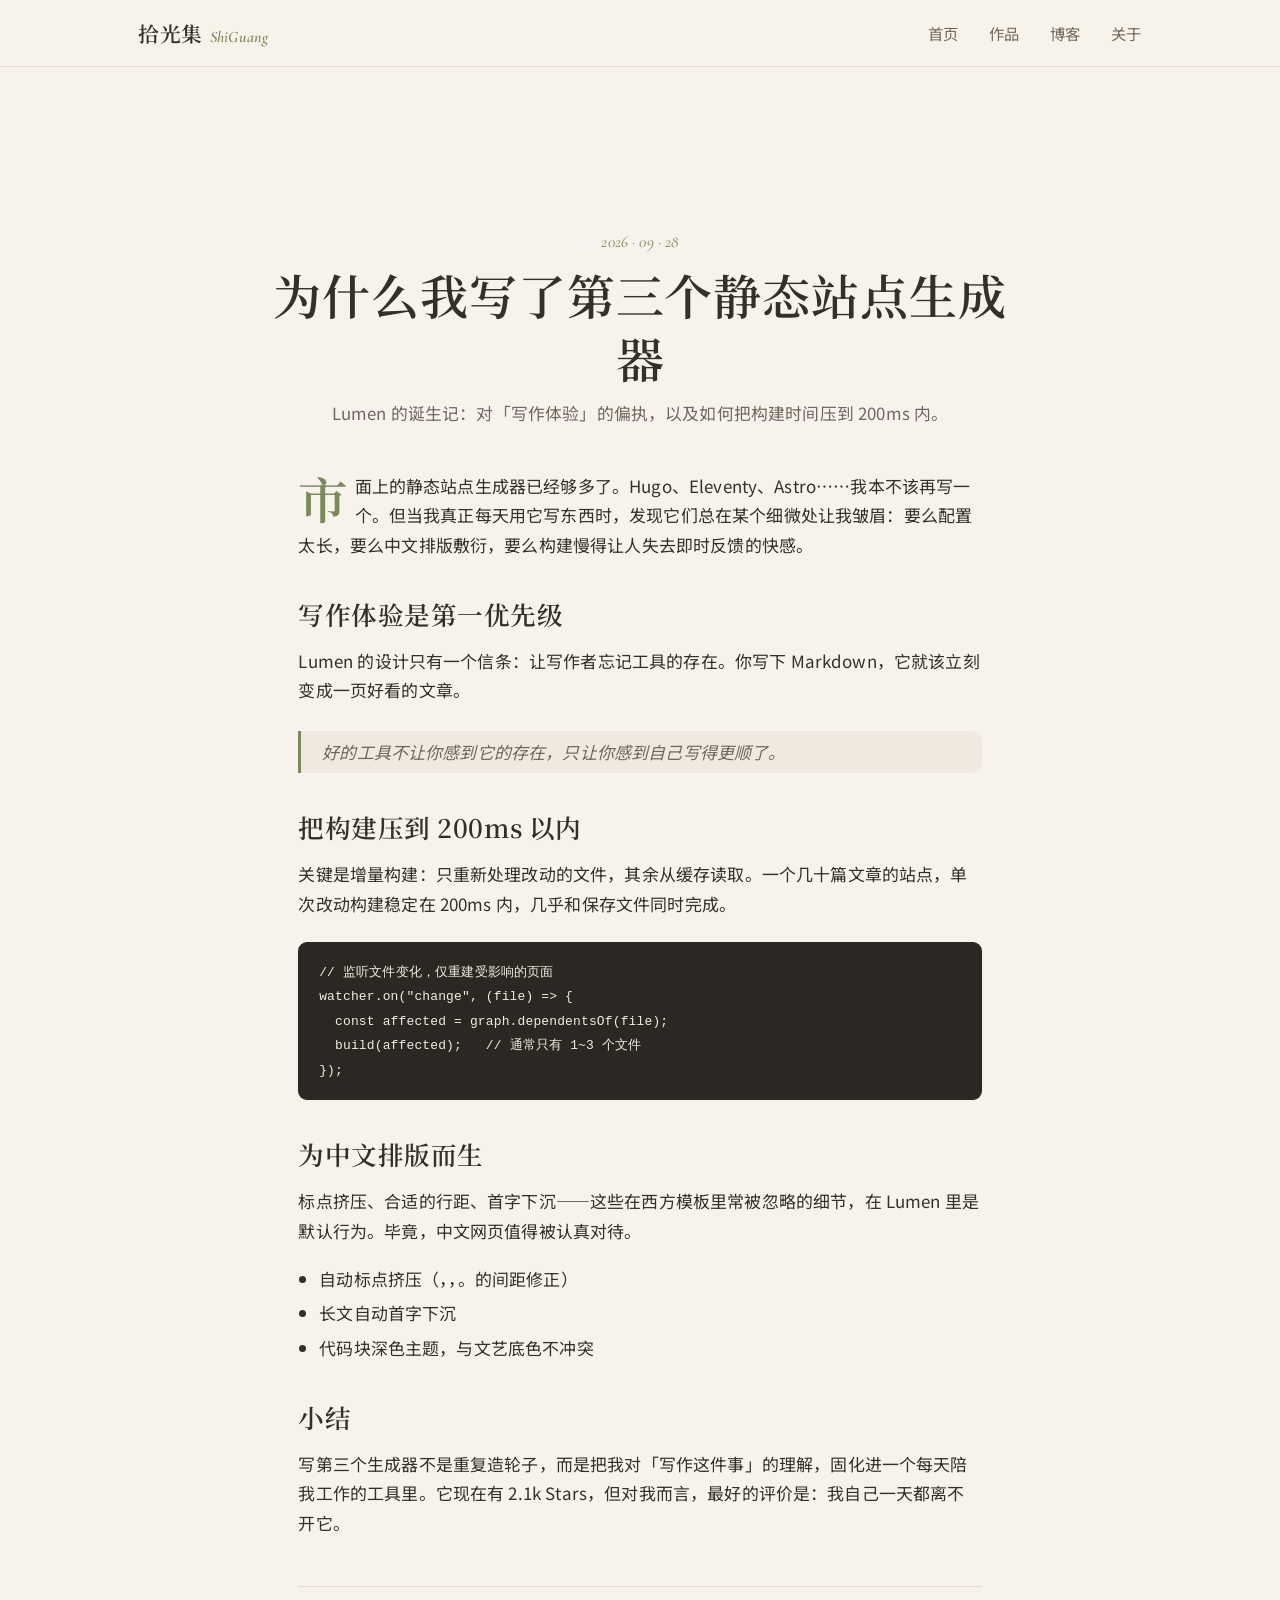
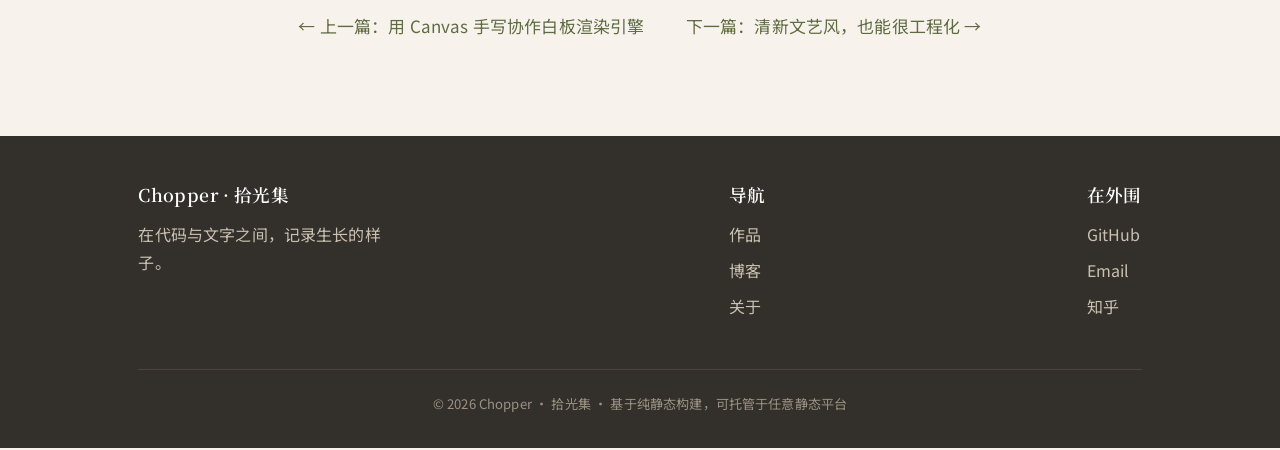
<file: blog/post-2.html>
<!DOCTYPE html>
<html lang="zh-CN">
<head>
  <meta charset="UTF-8" />
  <meta name="viewport" content="width=device-width, initial-scale=1.0" />
  <title>为什么我写了第三个静态站点生成器 · 拾光集</title>
  <meta name="description" content="Lumen 静态站点生成器的诞生记，以及对写作体验的偏执。" />
  <link rel="preconnect" href="https://fonts.googleapis.com" />
  <link rel="preconnect" href="https://fonts.gstatic.com" crossorigin />
  <link href="https://fonts.googleapis.com/css2?family=Cormorant+Garamond:ital,wght@0,400;0,500;0,600;1,400;1,500&family=Noto+Sans+SC:wght@300;400;500&family=Noto+Serif+SC:wght@400;600;700&display=swap" rel="stylesheet" />
  <link rel="stylesheet" href="../assets/css/style.css" />
</head>
<body>

  <header class="site-header">
    <div class="wrap nav">
      <a href="../index.html" class="brand">拾光集 <span class="en">ShiGuang</span></a>
      <button class="nav-toggle" aria-label="菜单"><span></span><span></span><span></span></button>
      <ul class="nav-links">
        <li><a href="../index.html">首页</a></li>
        <li><a href="../works.html">作品</a></li>
        <li><a href="../blog.html">博客</a></li>
        <li><a href="../about.html">关于</a></li>
      </ul>
    </div>
  </header>

  <main>
    <article class="section article">
      <div class="article-header wrap">
        <div class="date">2026 · 09 · 28</div>
        <h1>为什么我写了第三个静态站点生成器</h1>
        <p class="excerpt">Lumen 的诞生记：对「写作体验」的偏执，以及如何把构建时间压到 200ms 内。</p>
      </div>

      <div class="wrap article-body">
        <p>市面上的静态站点生成器已经够多了。Hugo、Eleventy、Astro……我本不该再写一个。但当我真正每天用它写东西时，发现它们总在某个细微处让我皱眉：要么配置太长，要么中文排版敷衍，要么构建慢得让人失去即时反馈的快感。</p>

        <h2>写作体验是第一优先级</h2>
        <p>Lumen 的设计只有一个信条：让写作者忘记工具的存在。你写下 Markdown，它就该立刻变成一页好看的文章。</p>
        <blockquote>好的工具不让你感到它的存在，只让你感到自己写得更顺了。</blockquote>

        <h2>把构建压到 200ms 以内</h2>
        <p>关键是增量构建：只重新处理改动的文件，其余从缓存读取。一个几十篇文章的站点，单次改动构建稳定在 200ms 内，几乎和保存文件同时完成。</p>
        <pre><code>// 监听文件变化，仅重建受影响的页面
watcher.on("change", (file) =&gt; {
  const affected = graph.dependentsOf(file);
  build(affected);   // 通常只有 1~3 个文件
});</code></pre>

        <h2>为中文排版而生</h2>
        <p>标点挤压、合适的行距、首字下沉——这些在西方模板里常被忽略的细节，在 Lumen 里是默认行为。毕竟，中文网页值得被认真对待。</p>
        <ul>
          <li>自动标点挤压（，，。的间距修正）</li>
          <li>长文自动首字下沉</li>
          <li>代码块深色主题，与文艺底色不冲突</li>
        </ul>

        <h2>小结</h2>
        <p>写第三个生成器不是重复造轮子，而是把我对「写作这件事」的理解，固化进一个每天陪我工作的工具里。它现在有 2.1k Stars，但对我而言，最好的评价是：我自己一天都离不开它。</p>

        <div class="post-nav">
          <a href="post-1.html">← 上一篇：用 Canvas 手写协作白板渲染引擎</a>
          <a href="post-3.html">下一篇：清新文艺风，也能很工程化 →</a>
        </div>
      </div>
    </article>
  </main>

  <footer class="site-footer">
    <div class="wrap">
      <div>
        <h4>Chopper · 拾光集</h4>
        <p style="color:#c9c0b1;max-width:30ch;margin:0">在代码与文字之间，记录生长的样子。</p>
      </div>
      <div>
        <h4>导航</h4>
        <ul class="footer-links">
          <li><a href="../works.html">作品</a></li>
          <li><a href="../blog.html">博客</a></li>
          <li><a href="../about.html">关于</a></li>
        </ul>
      </div>
      <div>
        <h4>在外围</h4>
        <ul class="footer-links">
          <li><a href="https://github.com/" target="_blank" rel="noopener">GitHub</a></li>
          <li><a href="mailto:hello@example.com">Email</a></li>
          <li><a href="https://www.zhihu.com/" target="_blank" rel="noopener">知乎</a></li>
        </ul>
      </div>
      <div class="footer-note">© <span id="year">2026</span> Chopper · 拾光集 · 基于纯静态构建，可托管于任意静态平台</div>
    </div>
  </footer>

  <script src="../assets/js/main.js"></script>
</body>
</html>
</file>
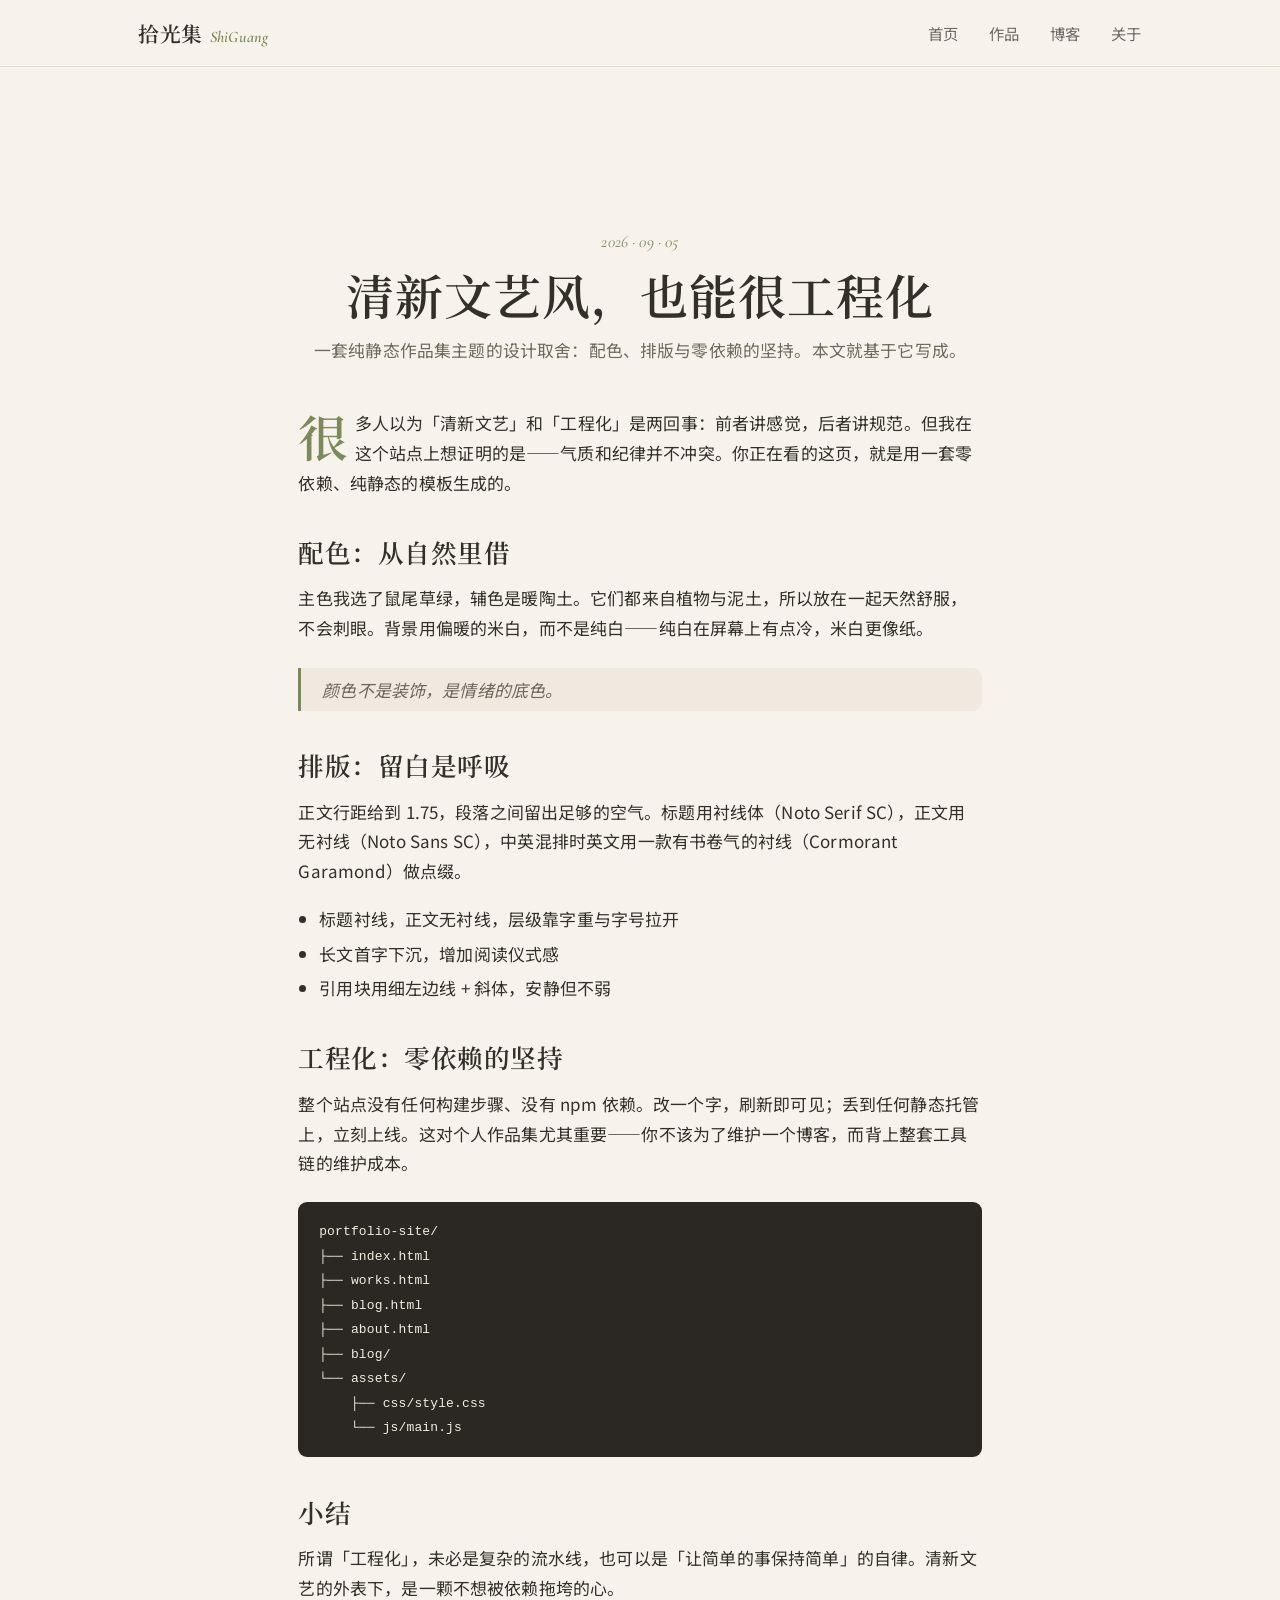
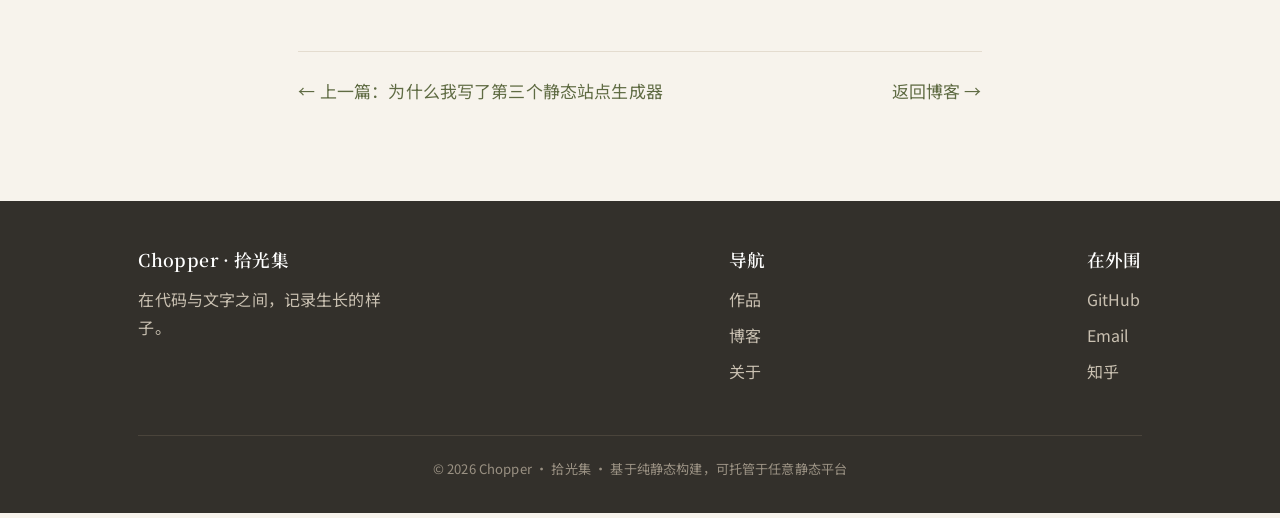
<file: blog/post-3.html>
<!DOCTYPE html>
<html lang="zh-CN">
<head>
  <meta charset="UTF-8" />
  <meta name="viewport" content="width=device-width, initial-scale=1.0" />
  <title>清新文艺风，也能很工程化 · 拾光集</title>
  <meta name="description" content="一套纯静态作品集主题的设计取舍：配色、排版与零依赖的坚持。" />
  <link rel="preconnect" href="https://fonts.googleapis.com" />
  <link rel="preconnect" href="https://fonts.gstatic.com" crossorigin />
  <link href="https://fonts.googleapis.com/css2?family=Cormorant+Garamond:ital,wght@0,400;0,500;0,600;1,400;1,500&family=Noto+Sans+SC:wght@300;400;500&family=Noto+Serif+SC:wght@400;600;700&display=swap" rel="stylesheet" />
  <link rel="stylesheet" href="../assets/css/style.css" />
</head>
<body>

  <header class="site-header">
    <div class="wrap nav">
      <a href="../index.html" class="brand">拾光集 <span class="en">ShiGuang</span></a>
      <button class="nav-toggle" aria-label="菜单"><span></span><span></span><span></span></button>
      <ul class="nav-links">
        <li><a href="../index.html">首页</a></li>
        <li><a href="../works.html">作品</a></li>
        <li><a href="../blog.html">博客</a></li>
        <li><a href="../about.html">关于</a></li>
      </ul>
    </div>
  </header>

  <main>
    <article class="section article">
      <div class="article-header wrap">
        <div class="date">2026 · 09 · 05</div>
        <h1>清新文艺风，也能很工程化</h1>
        <p class="excerpt">一套纯静态作品集主题的设计取舍：配色、排版与零依赖的坚持。本文就基于它写成。</p>
      </div>

      <div class="wrap article-body">
        <p>很多人以为「清新文艺」和「工程化」是两回事：前者讲感觉，后者讲规范。但我在这个站点上想证明的是——气质和纪律并不冲突。你正在看的这页，就是用一套零依赖、纯静态的模板生成的。</p>

        <h2>配色：从自然里借</h2>
        <p>主色我选了鼠尾草绿，辅色是暖陶土。它们都来自植物与泥土，所以放在一起天然舒服，不会刺眼。背景用偏暖的米白，而不是纯白——纯白在屏幕上有点冷，米白更像纸。</p>
        <blockquote>颜色不是装饰，是情绪的底色。</blockquote>

        <h2>排版：留白是呼吸</h2>
        <p>正文行距给到 1.75，段落之间留出足够的空气。标题用衬线体（Noto Serif SC），正文用无衬线（Noto Sans SC），中英混排时英文用一款有书卷气的衬线（Cormorant Garamond）做点缀。</p>
        <ul>
          <li>标题衬线，正文无衬线，层级靠字重与字号拉开</li>
          <li>长文首字下沉，增加阅读仪式感</li>
          <li>引用块用细左边线 + 斜体，安静但不弱</li>
        </ul>

        <h2>工程化：零依赖的坚持</h2>
        <p>整个站点没有任何构建步骤、没有 npm 依赖。改一个字，刷新即可见；丢到任何静态托管上，立刻上线。这对个人作品集尤其重要——你不该为了维护一个博客，而背上整套工具链的维护成本。</p>
        <pre><code>portfolio-site/
├── index.html
├── works.html
├── blog.html
├── about.html
├── blog/
└── assets/
    ├── css/style.css
    └── js/main.js</code></pre>

        <h2>小结</h2>
        <p>所谓「工程化」，未必是复杂的流水线，也可以是「让简单的事保持简单」的自律。清新文艺的外表下，是一颗不想被依赖拖垮的心。</p>

        <div class="post-nav">
          <a href="post-2.html">← 上一篇：为什么我写了第三个静态站点生成器</a>
          <a href="../blog.html">返回博客 →</a>
        </div>
      </div>
    </article>
  </main>

  <footer class="site-footer">
    <div class="wrap">
      <div>
        <h4>Chopper · 拾光集</h4>
        <p style="color:#c9c0b1;max-width:30ch;margin:0">在代码与文字之间，记录生长的样子。</p>
      </div>
      <div>
        <h4>导航</h4>
        <ul class="footer-links">
          <li><a href="../works.html">作品</a></li>
          <li><a href="../blog.html">博客</a></li>
          <li><a href="../about.html">关于</a></li>
        </ul>
      </div>
      <div>
        <h4>在外围</h4>
        <ul class="footer-links">
          <li><a href="https://github.com/" target="_blank" rel="noopener">GitHub</a></li>
          <li><a href="mailto:hello@example.com">Email</a></li>
          <li><a href="https://www.zhihu.com/" target="_blank" rel="noopener">知乎</a></li>
        </ul>
      </div>
      <div class="footer-note">© <span id="year">2026</span> Chopper · 拾光集 · 基于纯静态构建，可托管于任意静态平台</div>
    </div>
  </footer>

  <script src="../assets/js/main.js"></script>
</body>
</html>
</file>
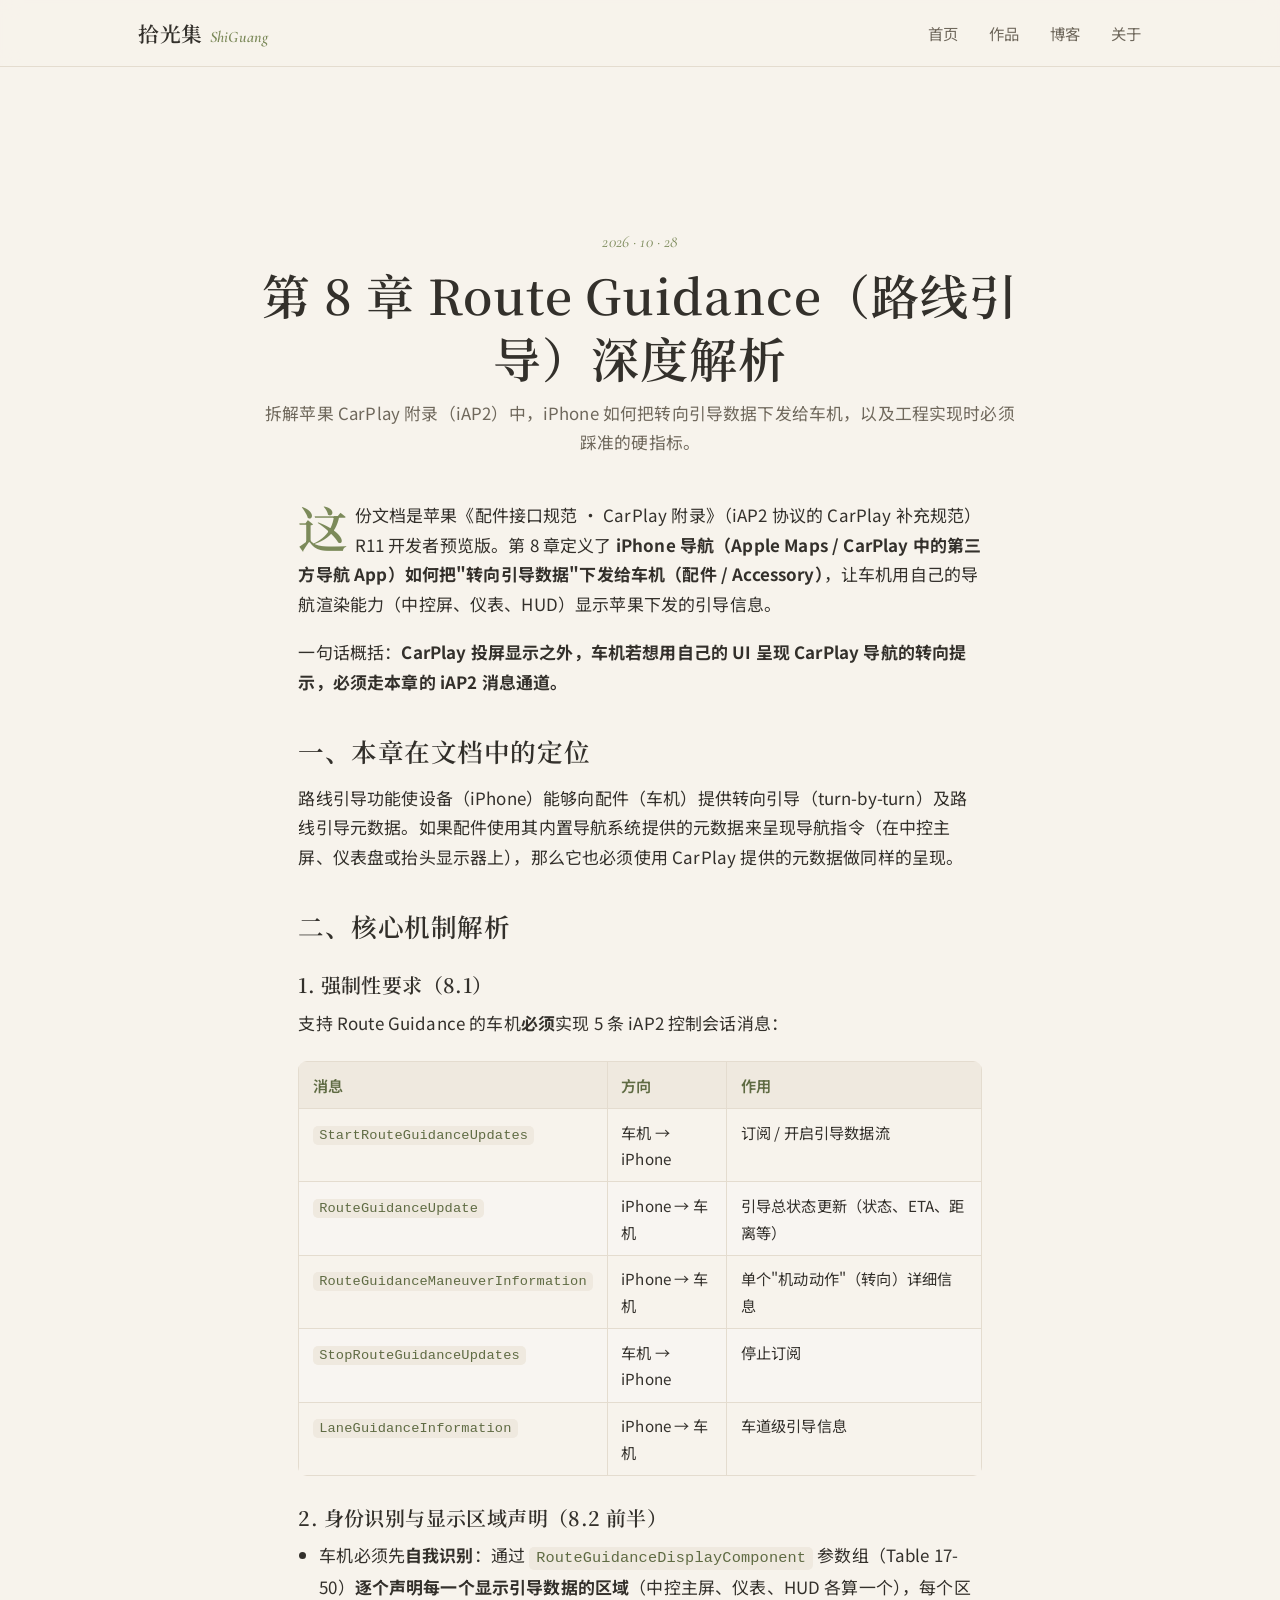
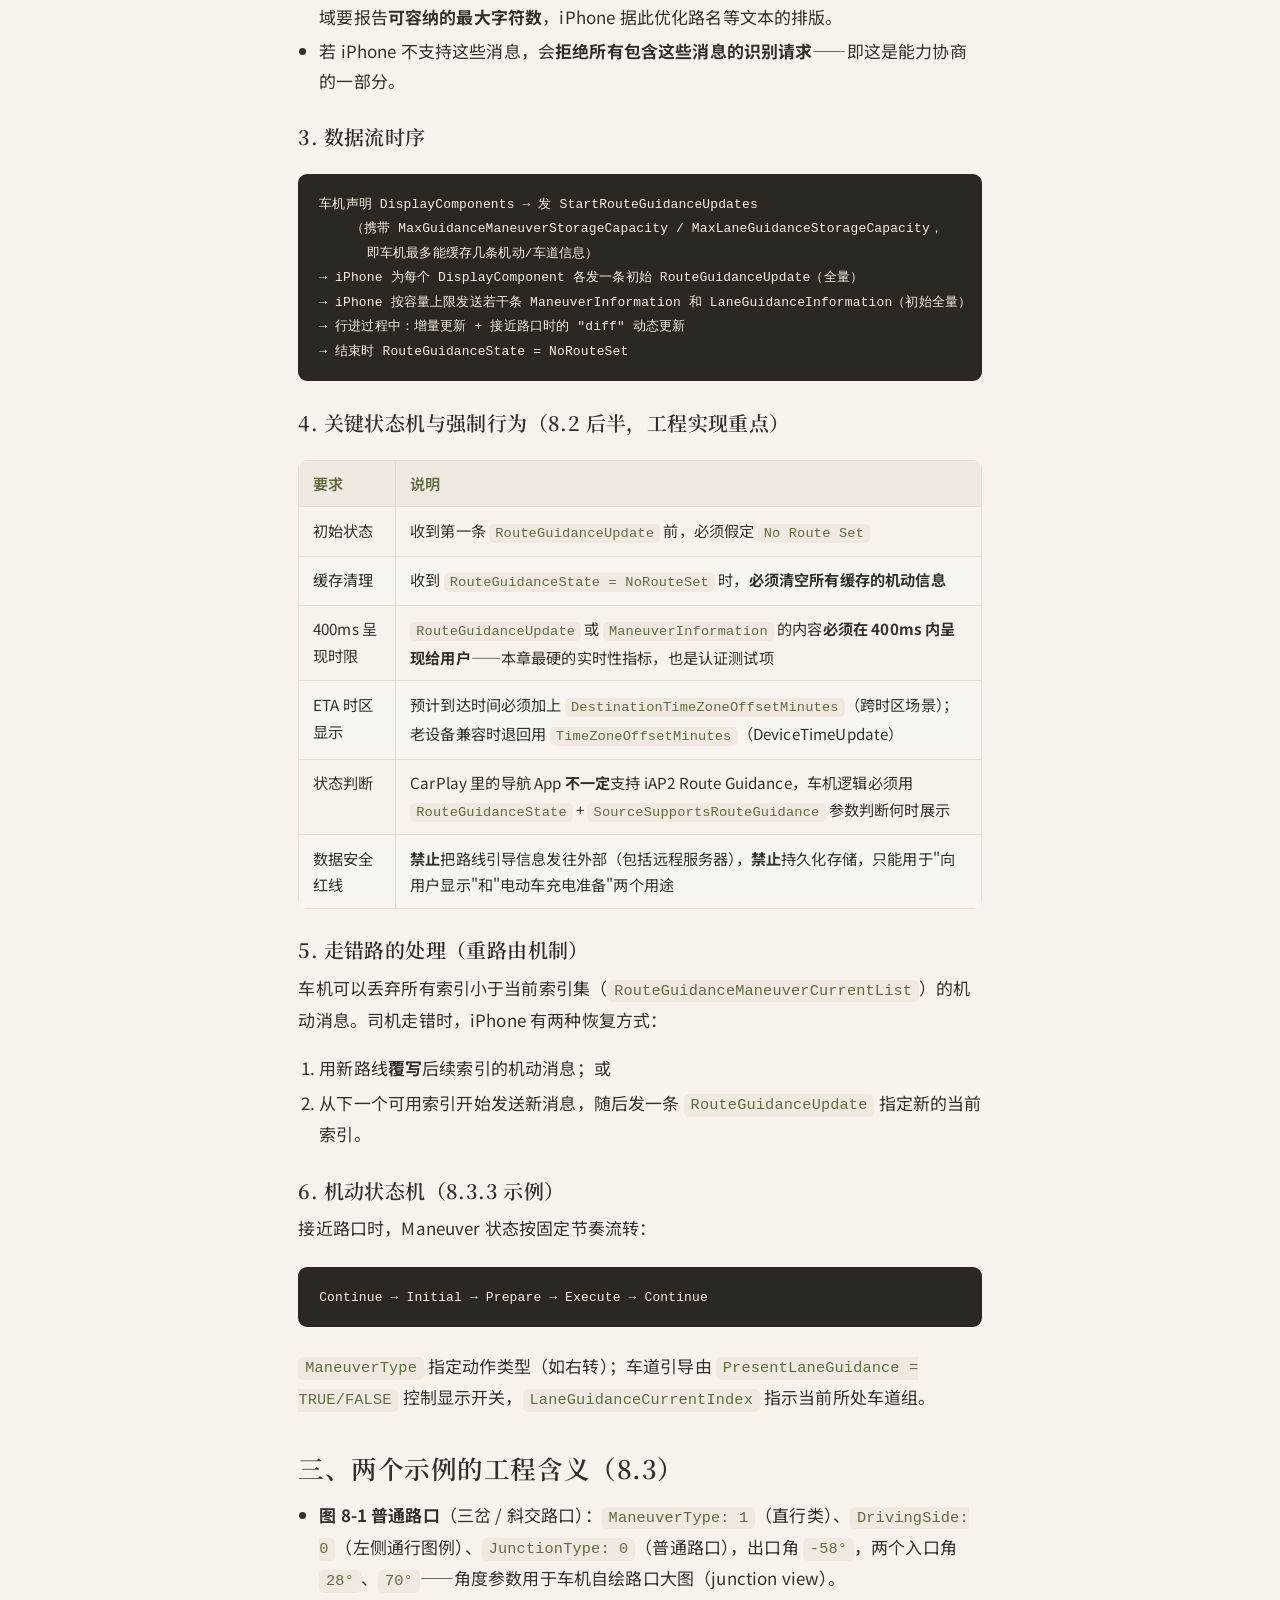
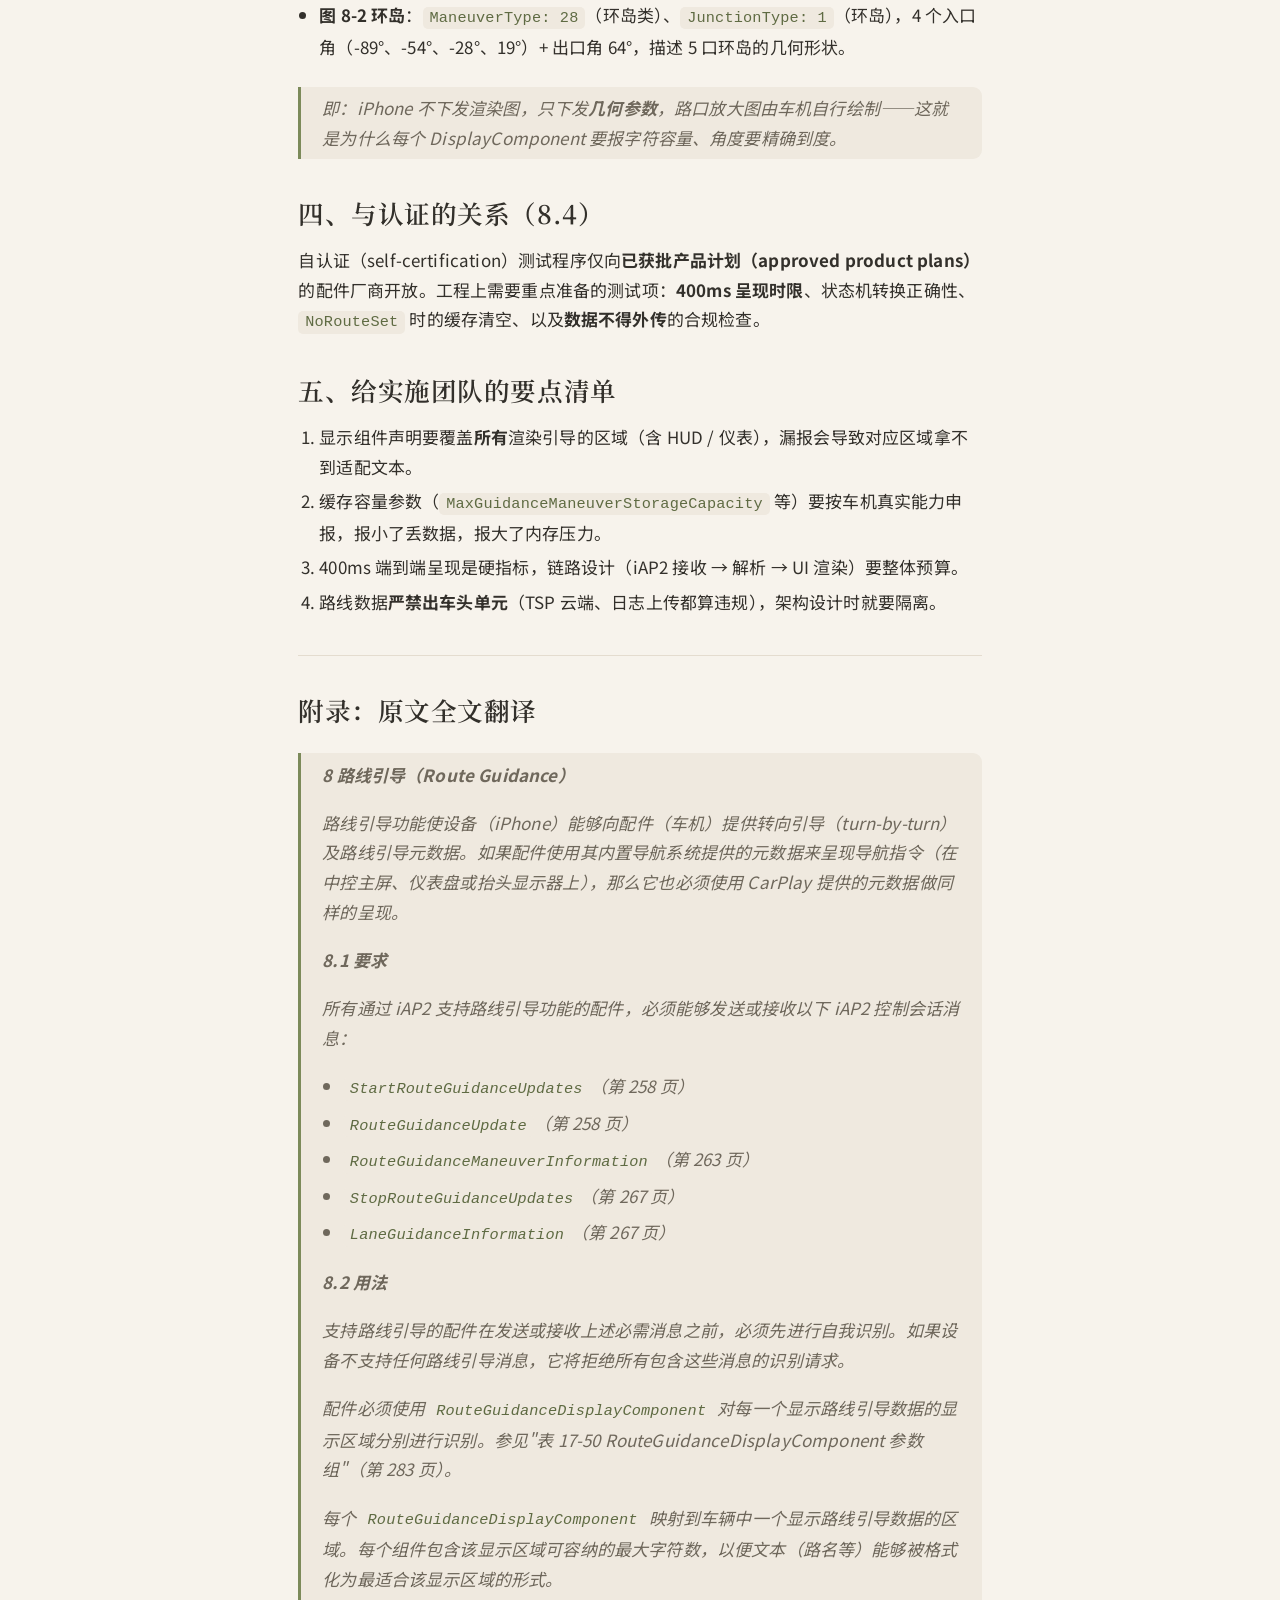
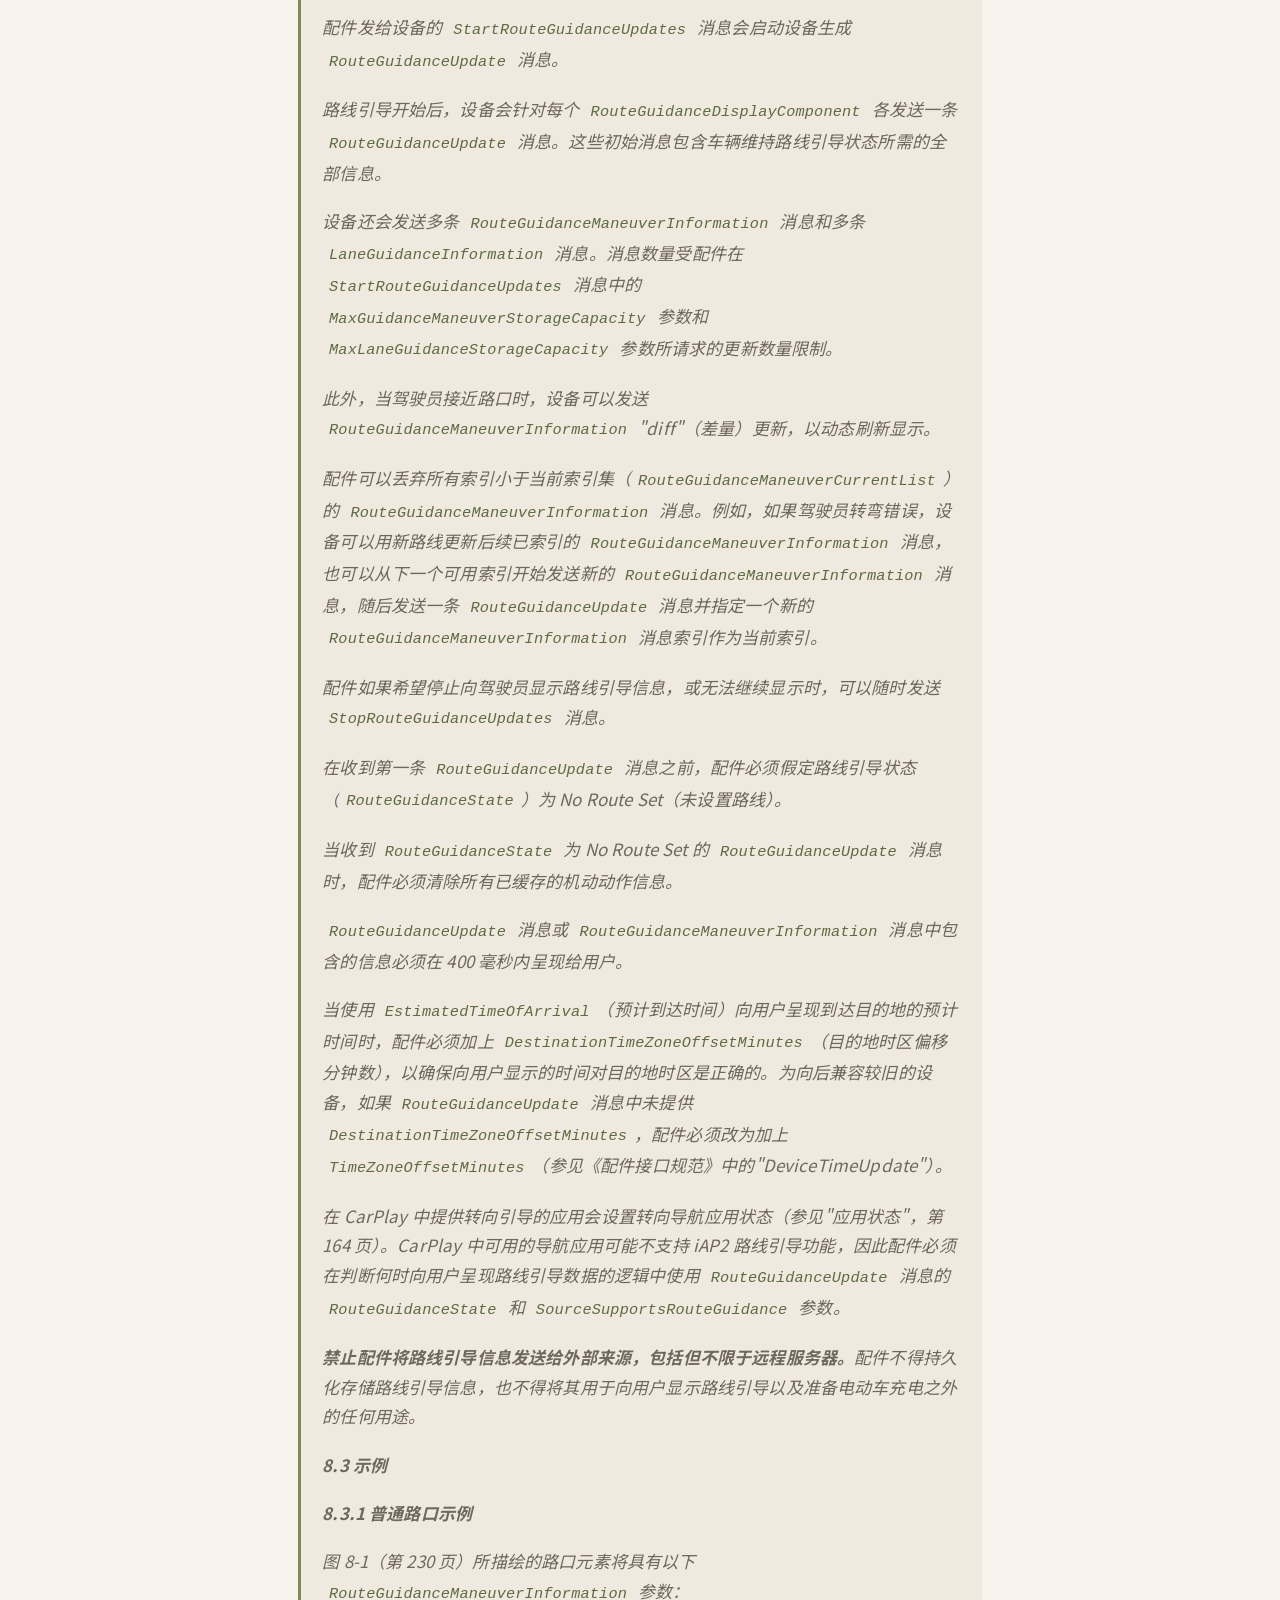
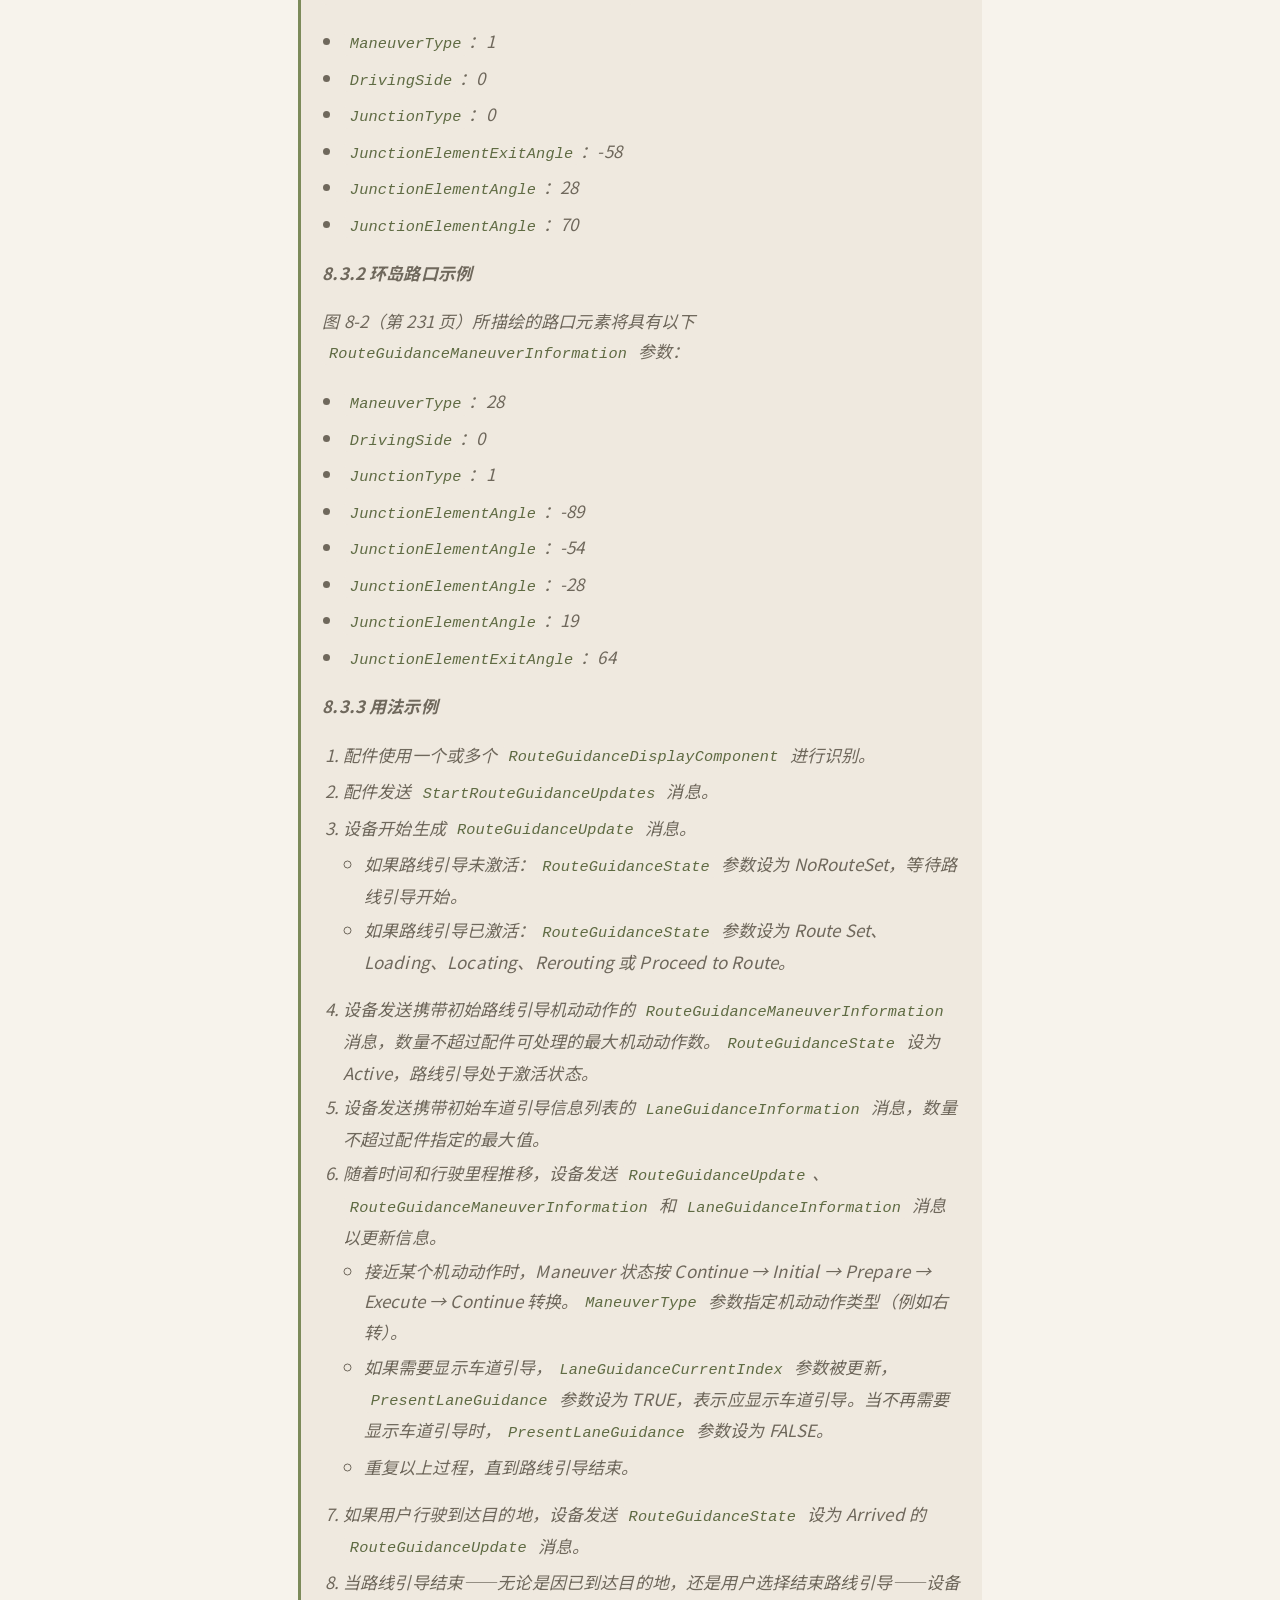
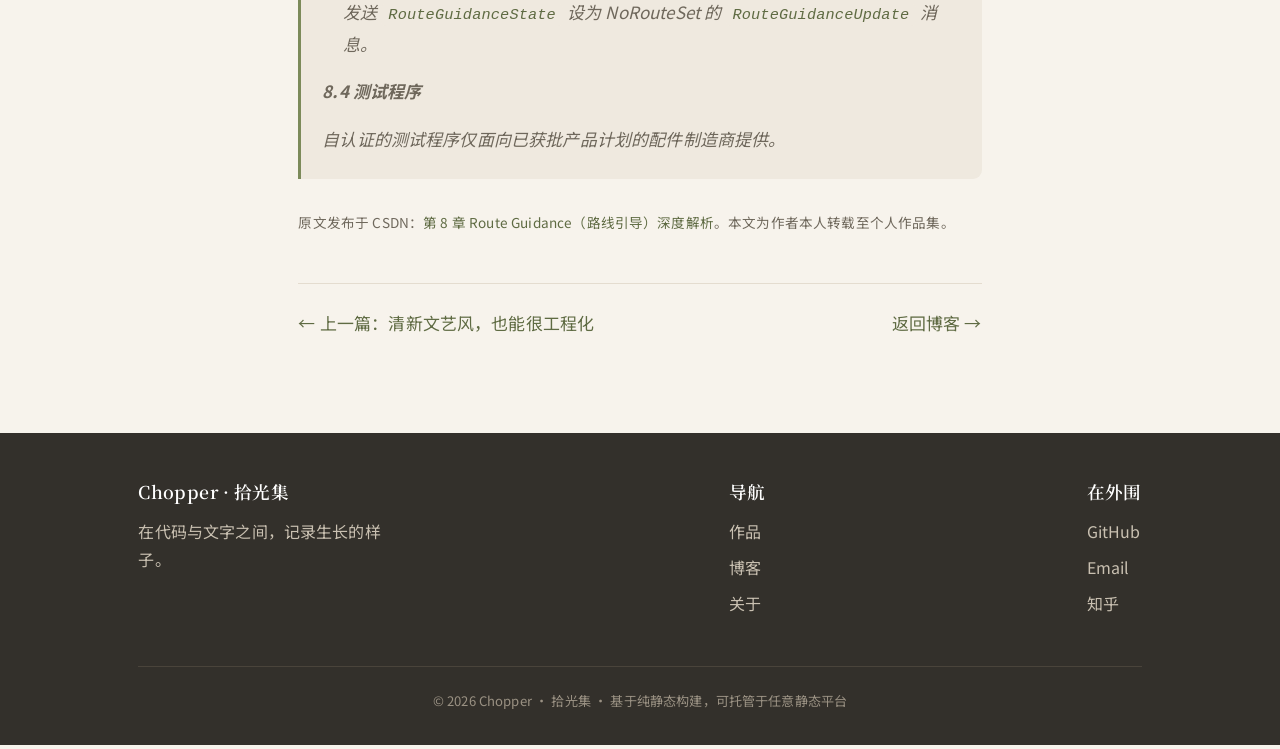
<file: blog/post-4.html>
<!DOCTYPE html>
<html lang="zh-CN">
<head>
  <meta charset="UTF-8" />
  <meta name="viewport" content="width=device-width, initial-scale=1.0" />
  <title>第 8 章 Route Guidance（路线引导）深度解析 · 拾光集</title>
  <meta name="description" content="苹果 CarPlay 附录（iAP2）第 8 章 Route Guidance 路线引导的机制、状态机、数据流时序与工程要点解析。" />
  <link rel="preconnect" href="https://fonts.googleapis.com" />
  <link rel="preconnect" href="https://fonts.gstatic.com" crossorigin />
  <link href="https://fonts.googleapis.com/css2?family=Cormorant+Garamond:ital,wght@0,400;0,500;0,600;1,400;1,500&family=Noto+Sans+SC:wght@300;400;500&family=Noto+Serif+SC:wght@400;600;700&display=swap" rel="stylesheet" />
  <link rel="stylesheet" href="../assets/css/style.css" />
</head>
<body>

  <header class="site-header">
    <div class="wrap nav">
      <a href="../index.html" class="brand">拾光集 <span class="en">ShiGuang</span></a>
      <button class="nav-toggle" aria-label="菜单"><span></span><span></span><span></span></button>
      <ul class="nav-links">
        <li><a href="../index.html">首页</a></li>
        <li><a href="../works.html">作品</a></li>
        <li><a href="../blog.html">博客</a></li>
        <li><a href="../about.html">关于</a></li>
      </ul>
    </div>
  </header>

  <main>
    <article class="section article">
      <div class="article-header wrap">
        <div class="date">2026 · 10 · 28</div>
        <h1>第 8 章 Route Guidance（路线引导）深度解析</h1>
        <p class="excerpt">拆解苹果 CarPlay 附录（iAP2）中，iPhone 如何把转向引导数据下发给车机，以及工程实现时必须踩准的硬指标。</p>
      </div>

      <div class="wrap article-body">
        <p>这份文档是苹果《配件接口规范 · CarPlay 附录》（iAP2 协议的 CarPlay 补充规范）R11 开发者预览版。第 8 章定义了 <strong>iPhone 导航（Apple Maps / CarPlay 中的第三方导航 App）如何把"转向引导数据"下发给车机（配件 / Accessory）</strong>，让车机用自己的导航渲染能力（中控屏、仪表、HUD）显示苹果下发的引导信息。</p>
        <p>一句话概括：<strong>CarPlay 投屏显示之外，车机若想用自己的 UI 呈现 CarPlay 导航的转向提示，必须走本章的 iAP2 消息通道。</strong></p>

        <h2>一、本章在文档中的定位</h2>
        <p>路线引导功能使设备（iPhone）能够向配件（车机）提供转向引导（turn-by-turn）及路线引导元数据。如果配件使用其内置导航系统提供的元数据来呈现导航指令（在中控主屏、仪表盘或抬头显示器上），那么它也必须使用 CarPlay 提供的元数据做同样的呈现。</p>

        <h2>二、核心机制解析</h2>

        <h3>1. 强制性要求（8.1）</h3>
        <p>支持 Route Guidance 的车机<strong>必须</strong>实现 5 条 iAP2 控制会话消息：</p>
        <table>
          <thead>
            <tr><th>消息</th><th>方向</th><th>作用</th></tr>
          </thead>
          <tbody>
            <tr><td><code>StartRouteGuidanceUpdates</code></td><td>车机 → iPhone</td><td>订阅 / 开启引导数据流</td></tr>
            <tr><td><code>RouteGuidanceUpdate</code></td><td>iPhone → 车机</td><td>引导总状态更新（状态、ETA、距离等）</td></tr>
            <tr><td><code>RouteGuidanceManeuverInformation</code></td><td>iPhone → 车机</td><td>单个"机动动作"（转向）详细信息</td></tr>
            <tr><td><code>StopRouteGuidanceUpdates</code></td><td>车机 → iPhone</td><td>停止订阅</td></tr>
            <tr><td><code>LaneGuidanceInformation</code></td><td>iPhone → 车机</td><td>车道级引导信息</td></tr>
          </tbody>
        </table>

        <h3>2. 身份识别与显示区域声明（8.2 前半）</h3>
        <ul>
          <li>车机必须先<strong>自我识别</strong>：通过 <code>RouteGuidanceDisplayComponent</code> 参数组（Table 17-50）<strong>逐个声明每一个显示引导数据的区域</strong>（中控主屏、仪表、HUD 各算一个），每个区域要报告<strong>可容纳的最大字符数</strong>，iPhone 据此优化路名等文本的排版。</li>
          <li>若 iPhone 不支持这些消息，会<strong>拒绝所有包含这些消息的识别请求</strong>——即这是能力协商的一部分。</li>
        </ul>

        <h3>3. 数据流时序</h3>
        <pre><code>车机声明 DisplayComponents → 发 StartRouteGuidanceUpdates
    （携带 MaxGuidanceManeuverStorageCapacity / MaxLaneGuidanceStorageCapacity，
      即车机最多能缓存几条机动/车道信息）
→ iPhone 为每个 DisplayComponent 各发一条初始 RouteGuidanceUpdate（全量）
→ iPhone 按容量上限发送若干条 ManeuverInformation 和 LaneGuidanceInformation（初始全量）
→ 行进过程中：增量更新 + 接近路口时的 "diff" 动态更新
→ 结束时 RouteGuidanceState = NoRouteSet</code></pre>

        <h3>4. 关键状态机与强制行为（8.2 后半，工程实现重点）</h3>
        <table>
          <thead>
            <tr><th>要求</th><th>说明</th></tr>
          </thead>
          <tbody>
            <tr><td>初始状态</td><td>收到第一条 <code>RouteGuidanceUpdate</code> 前，必须假定 <code>No Route Set</code></td></tr>
            <tr><td>缓存清理</td><td>收到 <code>RouteGuidanceState = NoRouteSet</code> 时，<strong>必须清空所有缓存的机动信息</strong></td></tr>
            <tr><td>400ms 呈现时限</td><td><code>RouteGuidanceUpdate</code> 或 <code>ManeuverInformation</code> 的内容<strong>必须在 400ms 内呈现给用户</strong>——本章最硬的实时性指标，也是认证测试项</td></tr>
            <tr><td>ETA 时区显示</td><td>预计到达时间必须加上 <code>DestinationTimeZoneOffsetMinutes</code>（跨时区场景）；老设备兼容时退回用 <code>TimeZoneOffsetMinutes</code>（DeviceTimeUpdate）</td></tr>
            <tr><td>状态判断</td><td>CarPlay 里的导航 App <strong>不一定</strong>支持 iAP2 Route Guidance，车机逻辑必须用 <code>RouteGuidanceState</code> + <code>SourceSupportsRouteGuidance</code> 参数判断何时展示</td></tr>
            <tr><td>数据安全红线</td><td><strong>禁止</strong>把路线引导信息发往外部（包括远程服务器），<strong>禁止</strong>持久化存储，只能用于"向用户显示"和"电动车充电准备"两个用途</td></tr>
          </tbody>
        </table>

        <h3>5. 走错路的处理（重路由机制）</h3>
        <p>车机可以丢弃所有索引小于当前索引集（<code>RouteGuidanceManeuverCurrentList</code>）的机动消息。司机走错时，iPhone 有两种恢复方式：</p>
        <ol>
          <li>用新路线<strong>覆写</strong>后续索引的机动消息；或</li>
          <li>从下一个可用索引开始发送新消息，随后发一条 <code>RouteGuidanceUpdate</code> 指定新的当前索引。</li>
        </ol>

        <h3>6. 机动状态机（8.3.3 示例）</h3>
        <p>接近路口时，Maneuver 状态按固定节奏流转：</p>
        <pre><code>Continue → Initial → Prepare → Execute → Continue</code></pre>
        <p><code>ManeuverType</code> 指定动作类型（如右转）；车道引导由 <code>PresentLaneGuidance = TRUE/FALSE</code> 控制显示开关，<code>LaneGuidanceCurrentIndex</code> 指示当前所处车道组。</p>

        <h2>三、两个示例的工程含义（8.3）</h2>
        <ul>
          <li><strong>图 8-1 普通路口</strong>（三岔 / 斜交路口）：<code>ManeuverType: 1</code>（直行类）、<code>DrivingSide: 0</code>（左侧通行图例）、<code>JunctionType: 0</code>（普通路口），出口角 <code>-58°</code>，两个入口角 <code>28°</code>、<code>70°</code>——角度参数用于车机自绘路口大图（junction view）。</li>
          <li><strong>图 8-2 环岛</strong>：<code>ManeuverType: 28</code>（环岛类）、<code>JunctionType: 1</code>（环岛），4 个入口角（-89°、-54°、-28°、19°）+ 出口角 64°，描述 5 口环岛的几何形状。</li>
        </ul>
        <blockquote>即：iPhone 不下发渲染图，只下发<strong>几何参数</strong>，路口放大图由车机自行绘制——这就是为什么每个 DisplayComponent 要报字符容量、角度要精确到度。</blockquote>

        <h2>四、与认证的关系（8.4）</h2>
        <p>自认证（self-certification）测试程序仅向<strong>已获批产品计划（approved product plans）</strong>的配件厂商开放。工程上需要重点准备的测试项：<strong>400ms 呈现时限</strong>、状态机转换正确性、<code>NoRouteSet</code> 时的缓存清空、以及<strong>数据不得外传</strong>的合规检查。</p>

        <h2>五、给实施团队的要点清单</h2>
        <ol>
          <li>显示组件声明要覆盖<strong>所有</strong>渲染引导的区域（含 HUD / 仪表），漏报会导致对应区域拿不到适配文本。</li>
          <li>缓存容量参数（<code>MaxGuidanceManeuverStorageCapacity</code> 等）要按车机真实能力申报，报小了丢数据，报大了内存压力。</li>
          <li>400ms 端到端呈现是硬指标，链路设计（iAP2 接收 → 解析 → UI 渲染）要整体预算。</li>
          <li>路线数据<strong>严禁出车头单元</strong>（TSP 云端、日志上传都算违规），架构设计时就要隔离。</li>
        </ol>

        <hr />

        <h2>附录：原文全文翻译</h2>
        <blockquote>
          <p><strong>8 路线引导（Route Guidance）</strong></p>
          <p>路线引导功能使设备（iPhone）能够向配件（车机）提供转向引导（turn-by-turn）及路线引导元数据。如果配件使用其内置导航系统提供的元数据来呈现导航指令（在中控主屏、仪表盘或抬头显示器上），那么它也必须使用 CarPlay 提供的元数据做同样的呈现。</p>

          <p><strong>8.1 要求</strong></p>
          <p>所有通过 iAP2 支持路线引导功能的配件，必须能够发送或接收以下 iAP2 控制会话消息：</p>
          <ul>
            <li><code>StartRouteGuidanceUpdates</code>（第 258 页）</li>
            <li><code>RouteGuidanceUpdate</code>（第 258 页）</li>
            <li><code>RouteGuidanceManeuverInformation</code>（第 263 页）</li>
            <li><code>StopRouteGuidanceUpdates</code>（第 267 页）</li>
            <li><code>LaneGuidanceInformation</code>（第 267 页）</li>
          </ul>

          <p><strong>8.2 用法</strong></p>
          <p>支持路线引导的配件在发送或接收上述必需消息之前，必须先进行自我识别。如果设备不支持任何路线引导消息，它将拒绝所有包含这些消息的识别请求。</p>
          <p>配件必须使用 <code>RouteGuidanceDisplayComponent</code> 对每一个显示路线引导数据的显示区域分别进行识别。参见"表 17-50 RouteGuidanceDisplayComponent 参数组"（第 283 页）。</p>
          <p>每个 <code>RouteGuidanceDisplayComponent</code> 映射到车辆中一个显示路线引导数据的区域。每个组件包含该显示区域可容纳的最大字符数，以便文本（路名等）能够被格式化为最适合该显示区域的形式。</p>
          <p>配件发给设备的 <code>StartRouteGuidanceUpdates</code> 消息会启动设备生成 <code>RouteGuidanceUpdate</code> 消息。</p>
          <p>路线引导开始后，设备会针对每个 <code>RouteGuidanceDisplayComponent</code> 各发送一条 <code>RouteGuidanceUpdate</code> 消息。这些初始消息包含车辆维持路线引导状态所需的全部信息。</p>
          <p>设备还会发送多条 <code>RouteGuidanceManeuverInformation</code> 消息和多条 <code>LaneGuidanceInformation</code> 消息。消息数量受配件在 <code>StartRouteGuidanceUpdates</code> 消息中的 <code>MaxGuidanceManeuverStorageCapacity</code> 参数和 <code>MaxLaneGuidanceStorageCapacity</code> 参数所请求的更新数量限制。</p>
          <p>此外，当驾驶员接近路口时，设备可以发送 <code>RouteGuidanceManeuverInformation</code> "diff"（差量）更新，以动态刷新显示。</p>
          <p>配件可以丢弃所有索引小于当前索引集（<code>RouteGuidanceManeuverCurrentList</code>）的 <code>RouteGuidanceManeuverInformation</code> 消息。例如，如果驾驶员转弯错误，设备可以用新路线更新后续已索引的 <code>RouteGuidanceManeuverInformation</code> 消息，也可以从下一个可用索引开始发送新的 <code>RouteGuidanceManeuverInformation</code> 消息，随后发送一条 <code>RouteGuidanceUpdate</code> 消息并指定一个新的 <code>RouteGuidanceManeuverInformation</code> 消息索引作为当前索引。</p>
          <p>配件如果希望停止向驾驶员显示路线引导信息，或无法继续显示时，可以随时发送 <code>StopRouteGuidanceUpdates</code> 消息。</p>
          <p>在收到第一条 <code>RouteGuidanceUpdate</code> 消息之前，配件必须假定路线引导状态（<code>RouteGuidanceState</code>）为 No Route Set（未设置路线）。</p>
          <p>当收到 <code>RouteGuidanceState</code> 为 No Route Set 的 <code>RouteGuidanceUpdate</code> 消息时，配件必须清除所有已缓存的机动动作信息。</p>
          <p><code>RouteGuidanceUpdate</code> 消息或 <code>RouteGuidanceManeuverInformation</code> 消息中包含的信息必须在 400 毫秒内呈现给用户。</p>
          <p>当使用 <code>EstimatedTimeOfArrival</code>（预计到达时间）向用户呈现到达目的地的预计时间时，配件必须加上 <code>DestinationTimeZoneOffsetMinutes</code>（目的地时区偏移分钟数），以确保向用户显示的时间对目的地时区是正确的。为向后兼容较旧的设备，如果 <code>RouteGuidanceUpdate</code> 消息中未提供 <code>DestinationTimeZoneOffsetMinutes</code>，配件必须改为加上 <code>TimeZoneOffsetMinutes</code>（参见《配件接口规范》中的"DeviceTimeUpdate"）。</p>
          <p>在 CarPlay 中提供转向引导的应用会设置转向导航应用状态（参见"应用状态"，第 164 页）。CarPlay 中可用的导航应用可能不支持 iAP2 路线引导功能，因此配件必须在判断何时向用户呈现路线引导数据的逻辑中使用 <code>RouteGuidanceUpdate</code> 消息的 <code>RouteGuidanceState</code> 和 <code>SourceSupportsRouteGuidance</code> 参数。</p>
          <p><strong>禁止配件将路线引导信息发送给外部来源，包括但不限于远程服务器。</strong>配件不得持久化存储路线引导信息，也不得将其用于向用户显示路线引导以及准备电动车充电之外的任何用途。</p>

          <p><strong>8.3 示例</strong></p>
          <p><strong>8.3.1 普通路口示例</strong></p>
          <p>图 8-1（第 230 页）所描绘的路口元素将具有以下 <code>RouteGuidanceManeuverInformation</code> 参数：</p>
          <ul>
            <li><code>ManeuverType</code>：1</li>
            <li><code>DrivingSide</code>：0</li>
            <li><code>JunctionType</code>：0</li>
            <li><code>JunctionElementExitAngle</code>：-58</li>
            <li><code>JunctionElementAngle</code>：28</li>
            <li><code>JunctionElementAngle</code>：70</li>
          </ul>
          <p><strong>8.3.2 环岛路口示例</strong></p>
          <p>图 8-2（第 231 页）所描绘的路口元素将具有以下 <code>RouteGuidanceManeuverInformation</code> 参数：</p>
          <ul>
            <li><code>ManeuverType</code>：28</li>
            <li><code>DrivingSide</code>：0</li>
            <li><code>JunctionType</code>：1</li>
            <li><code>JunctionElementAngle</code>：-89</li>
            <li><code>JunctionElementAngle</code>：-54</li>
            <li><code>JunctionElementAngle</code>：-28</li>
            <li><code>JunctionElementAngle</code>：19</li>
            <li><code>JunctionElementExitAngle</code>：64</li>
          </ul>
          <p><strong>8.3.3 用法示例</strong></p>
          <ol>
            <li>配件使用一个或多个 <code>RouteGuidanceDisplayComponent</code> 进行识别。</li>
            <li>配件发送 <code>StartRouteGuidanceUpdates</code> 消息。</li>
            <li>设备开始生成 <code>RouteGuidanceUpdate</code> 消息。
              <ul>
                <li>如果路线引导未激活：<code>RouteGuidanceState</code> 参数设为 NoRouteSet，等待路线引导开始。</li>
                <li>如果路线引导已激活：<code>RouteGuidanceState</code> 参数设为 Route Set、Loading、Locating、Rerouting 或 Proceed to Route。</li>
              </ul>
            </li>
            <li>设备发送携带初始路线引导机动动作的 <code>RouteGuidanceManeuverInformation</code> 消息，数量不超过配件可处理的最大机动动作数。<code>RouteGuidanceState</code> 设为 Active，路线引导处于激活状态。</li>
            <li>设备发送携带初始车道引导信息列表的 <code>LaneGuidanceInformation</code> 消息，数量不超过配件指定的最大值。</li>
            <li>随着时间和行驶里程推移，设备发送 <code>RouteGuidanceUpdate</code>、<code>RouteGuidanceManeuverInformation</code> 和 <code>LaneGuidanceInformation</code> 消息以更新信息。
              <ul>
                <li>接近某个机动动作时，Maneuver 状态按 Continue → Initial → Prepare → Execute → Continue 转换。<code>ManeuverType</code> 参数指定机动动作类型（例如右转）。</li>
                <li>如果需要显示车道引导，<code>LaneGuidanceCurrentIndex</code> 参数被更新，<code>PresentLaneGuidance</code> 参数设为 TRUE，表示应显示车道引导。当不再需要显示车道引导时，<code>PresentLaneGuidance</code> 参数设为 FALSE。</li>
                <li>重复以上过程，直到路线引导结束。</li>
              </ul>
            </li>
            <li>如果用户行驶到达目的地，设备发送 <code>RouteGuidanceState</code> 设为 Arrived 的 <code>RouteGuidanceUpdate</code> 消息。</li>
            <li>当路线引导结束——无论是因已到达目的地，还是用户选择结束路线引导——设备发送 <code>RouteGuidanceState</code> 设为 NoRouteSet 的 <code>RouteGuidanceUpdate</code> 消息。</li>
          </ol>

          <p><strong>8.4 测试程序</strong></p>
          <p>自认证的测试程序仅面向已获批产品计划的配件制造商提供。</p>
        </blockquote>

        <p style="margin-top:2rem;font-size:.85rem;color:var(--ink-soft)">原文发布于 CSDN：<a href="https://blog.csdn.net/2301_79492603/article/details/167914682" target="_blank" rel="noopener">第 8 章 Route Guidance（路线引导）深度解析</a>。本文为作者本人转载至个人作品集。</p>

        <div class="post-nav">
          <a href="post-3.html">← 上一篇：清新文艺风，也能很工程化</a>
          <a href="../blog.html">返回博客 →</a>
        </div>
      </div>
    </article>
  </main>

  <footer class="site-footer">
    <div class="wrap">
      <div>
        <h4>Chopper · 拾光集</h4>
        <p style="color:#c9c0b1;max-width:30ch;margin:0">在代码与文字之间，记录生长的样子。</p>
      </div>
      <div>
        <h4>导航</h4>
        <ul class="footer-links">
          <li><a href="../works.html">作品</a></li>
          <li><a href="../blog.html">博客</a></li>
          <li><a href="../about.html">关于</a></li>
        </ul>
      </div>
      <div>
        <h4>在外围</h4>
        <ul class="footer-links">
          <li><a href="https://github.com/" target="_blank" rel="noopener">GitHub</a></li>
          <li><a href="mailto:hello@example.com">Email</a></li>
          <li><a href="https://www.zhihu.com/" target="_blank" rel="noopener">知乎</a></li>
        </ul>
      </div>
      <div class="footer-note">© <span id="year">2026</span> Chopper · 拾光集 · 基于纯静态构建，可托管于任意静态平台</div>
    </div>
  </footer>

  <script src="../assets/js/main.js"></script>
</body>
</html>
</file>
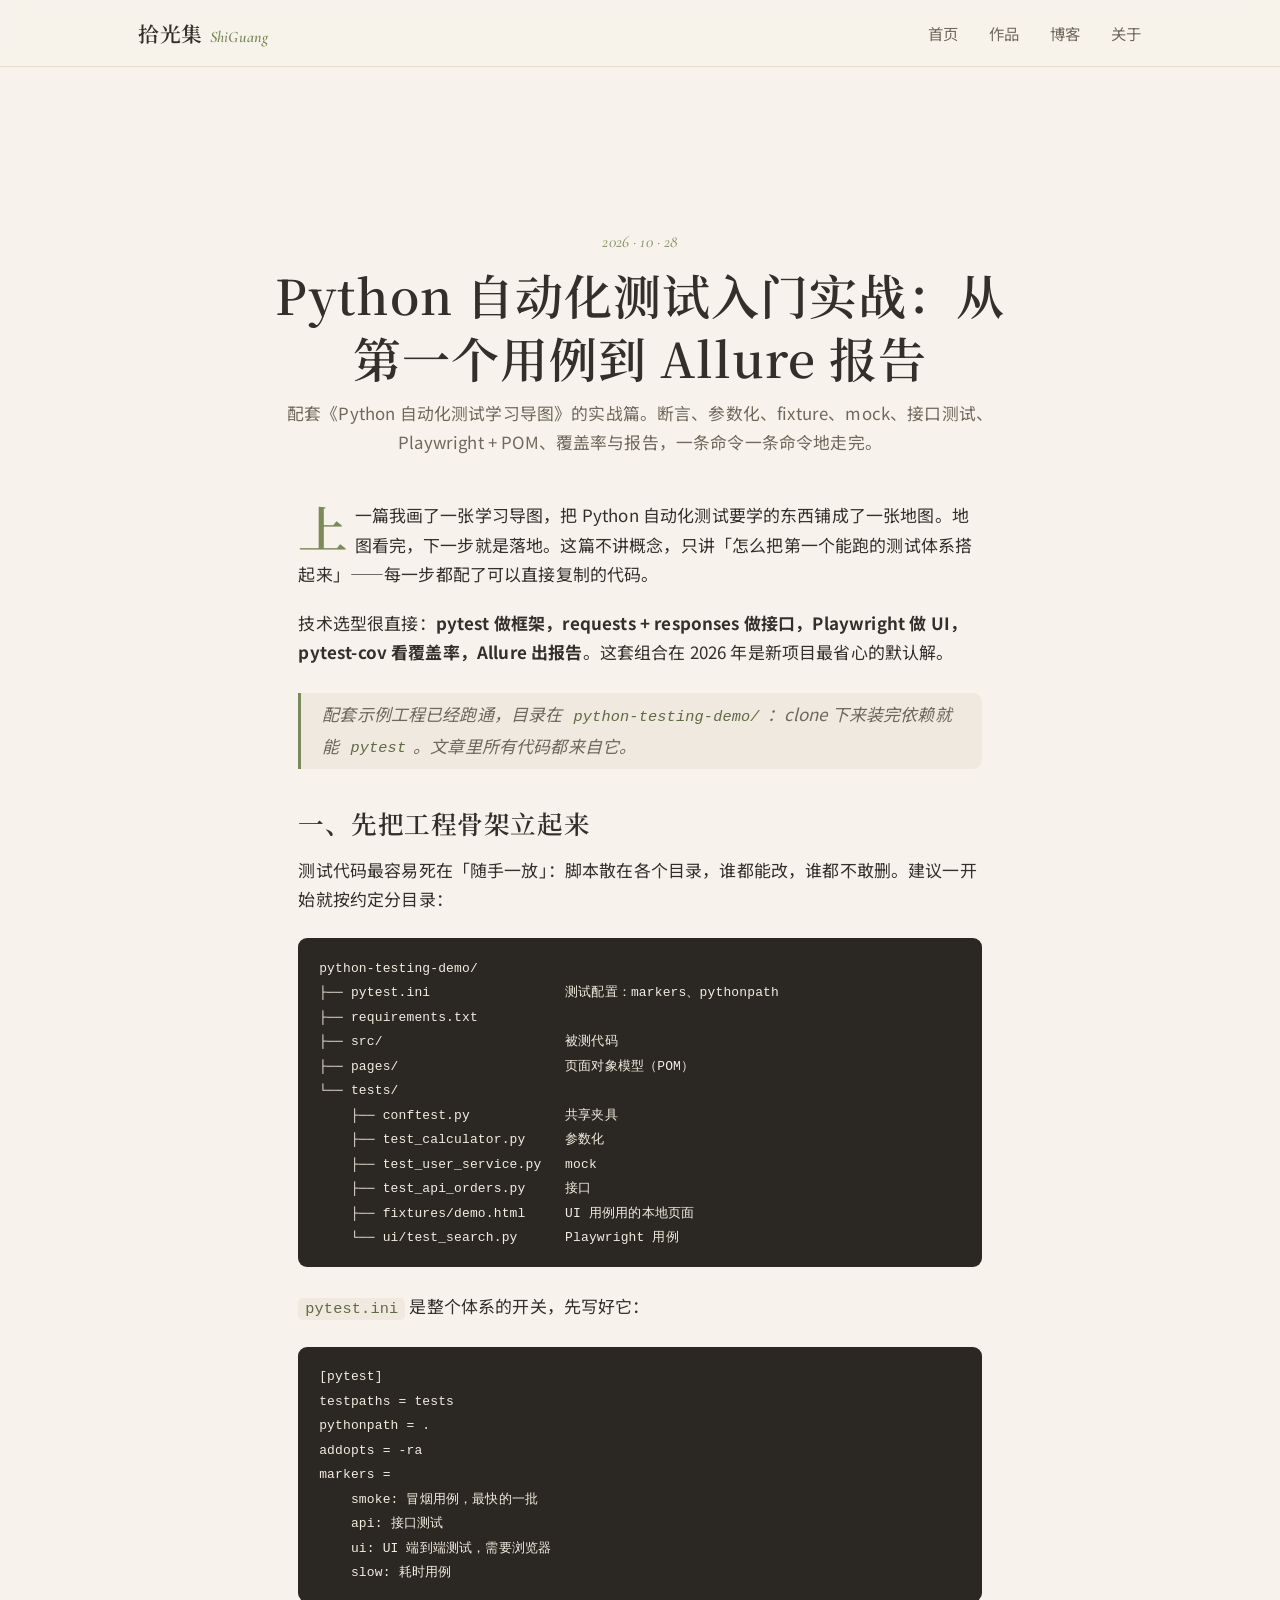
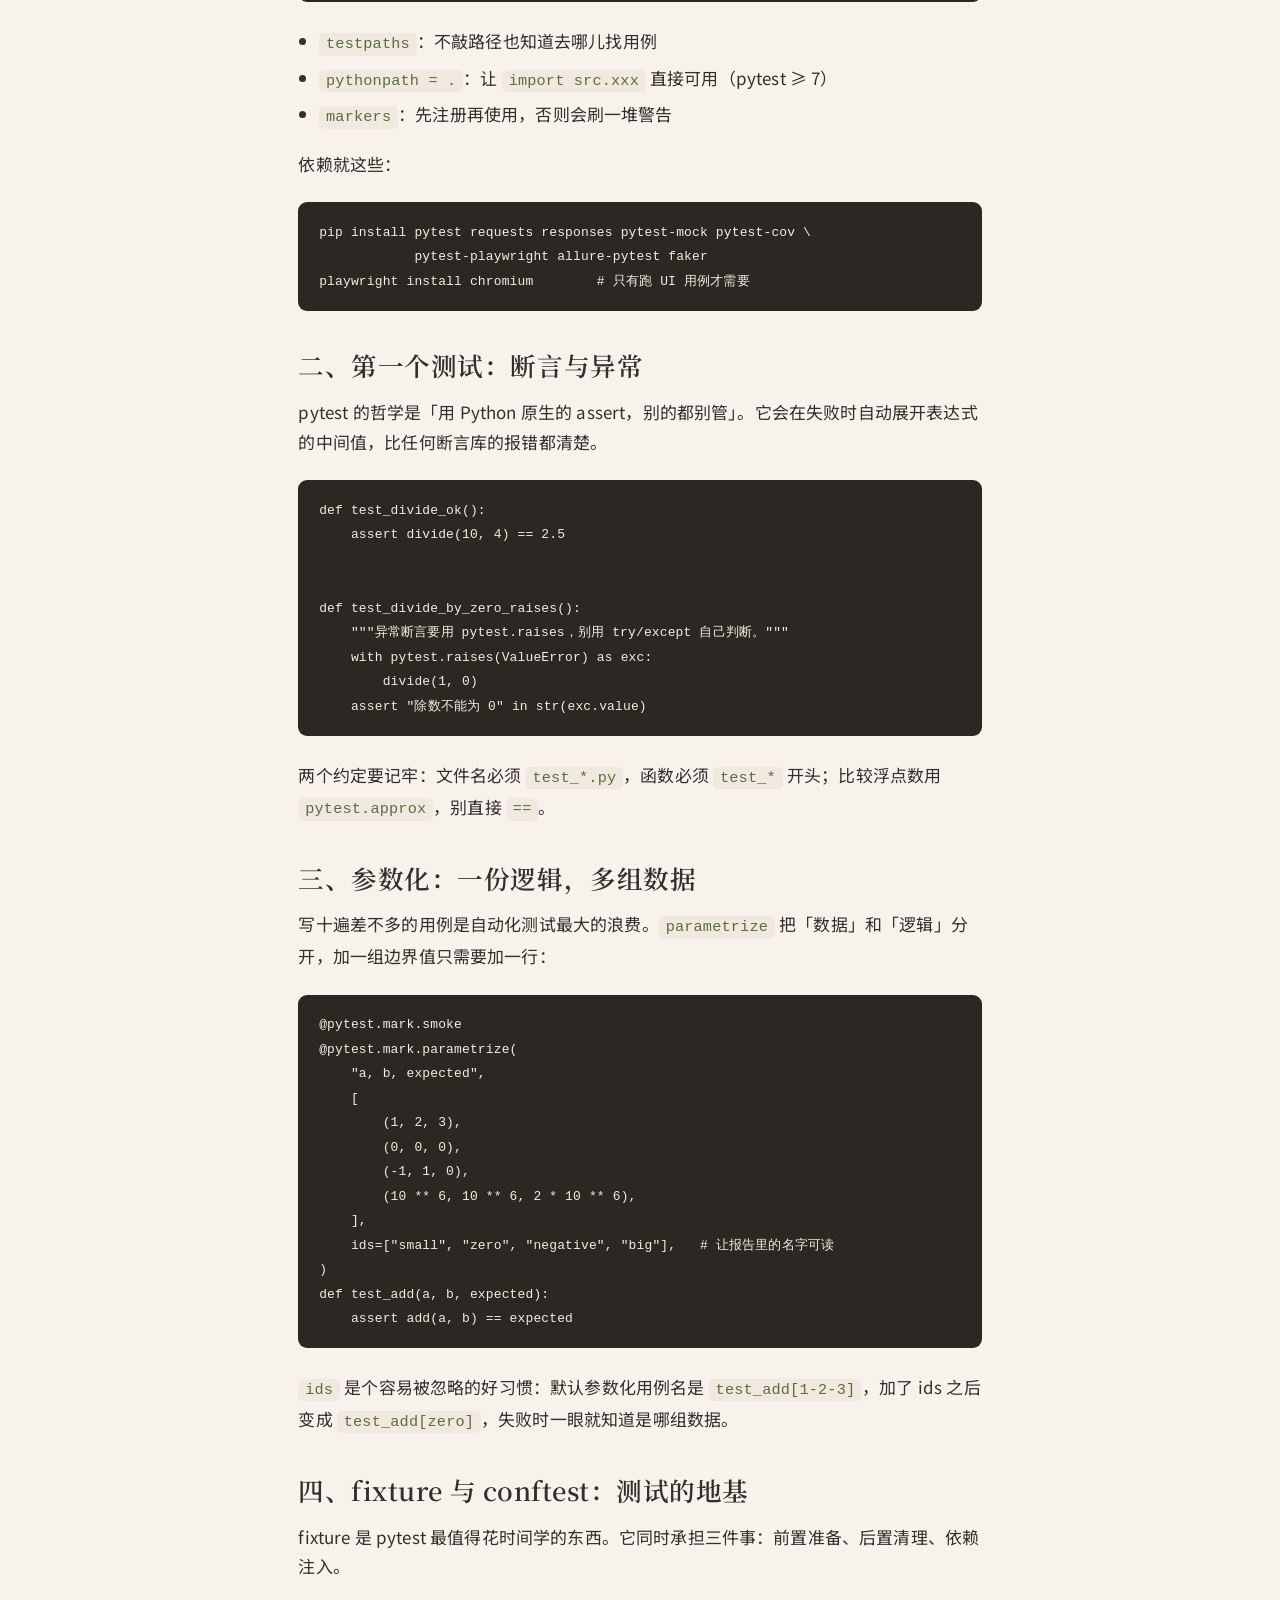
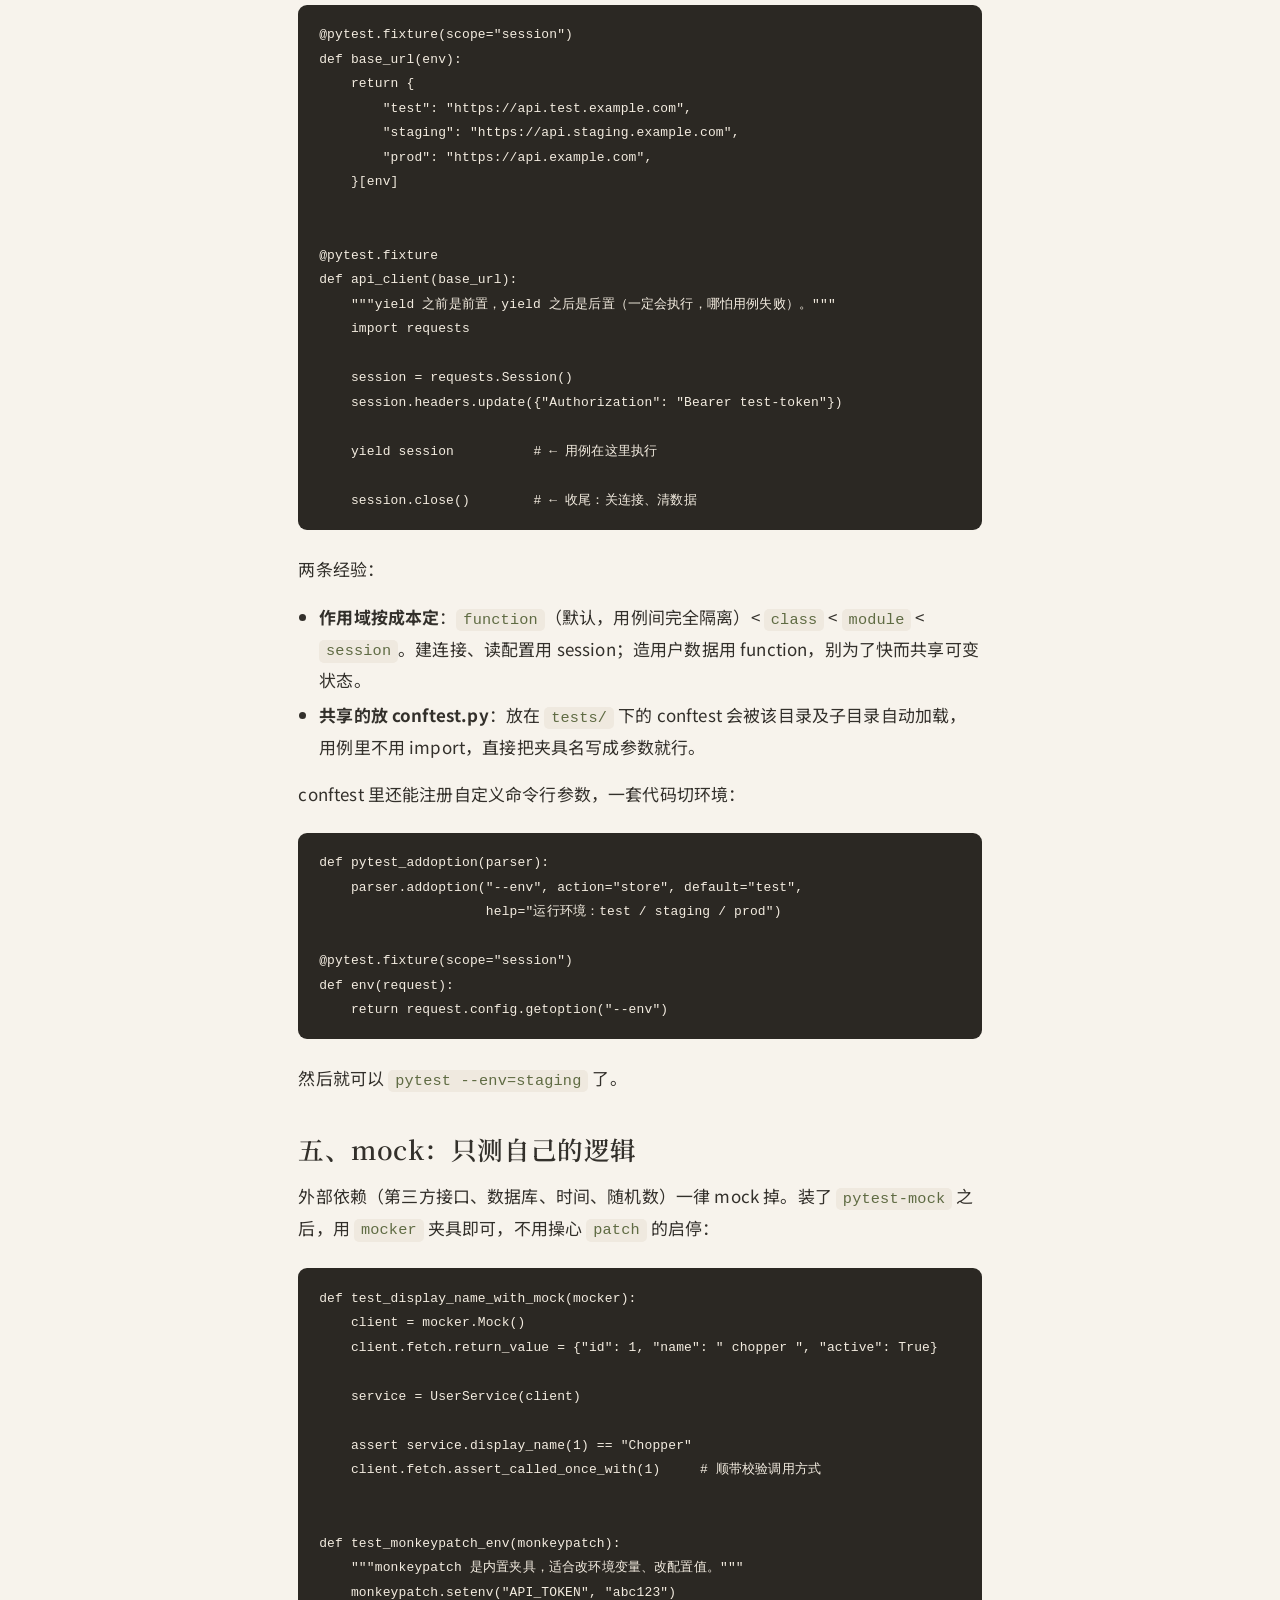
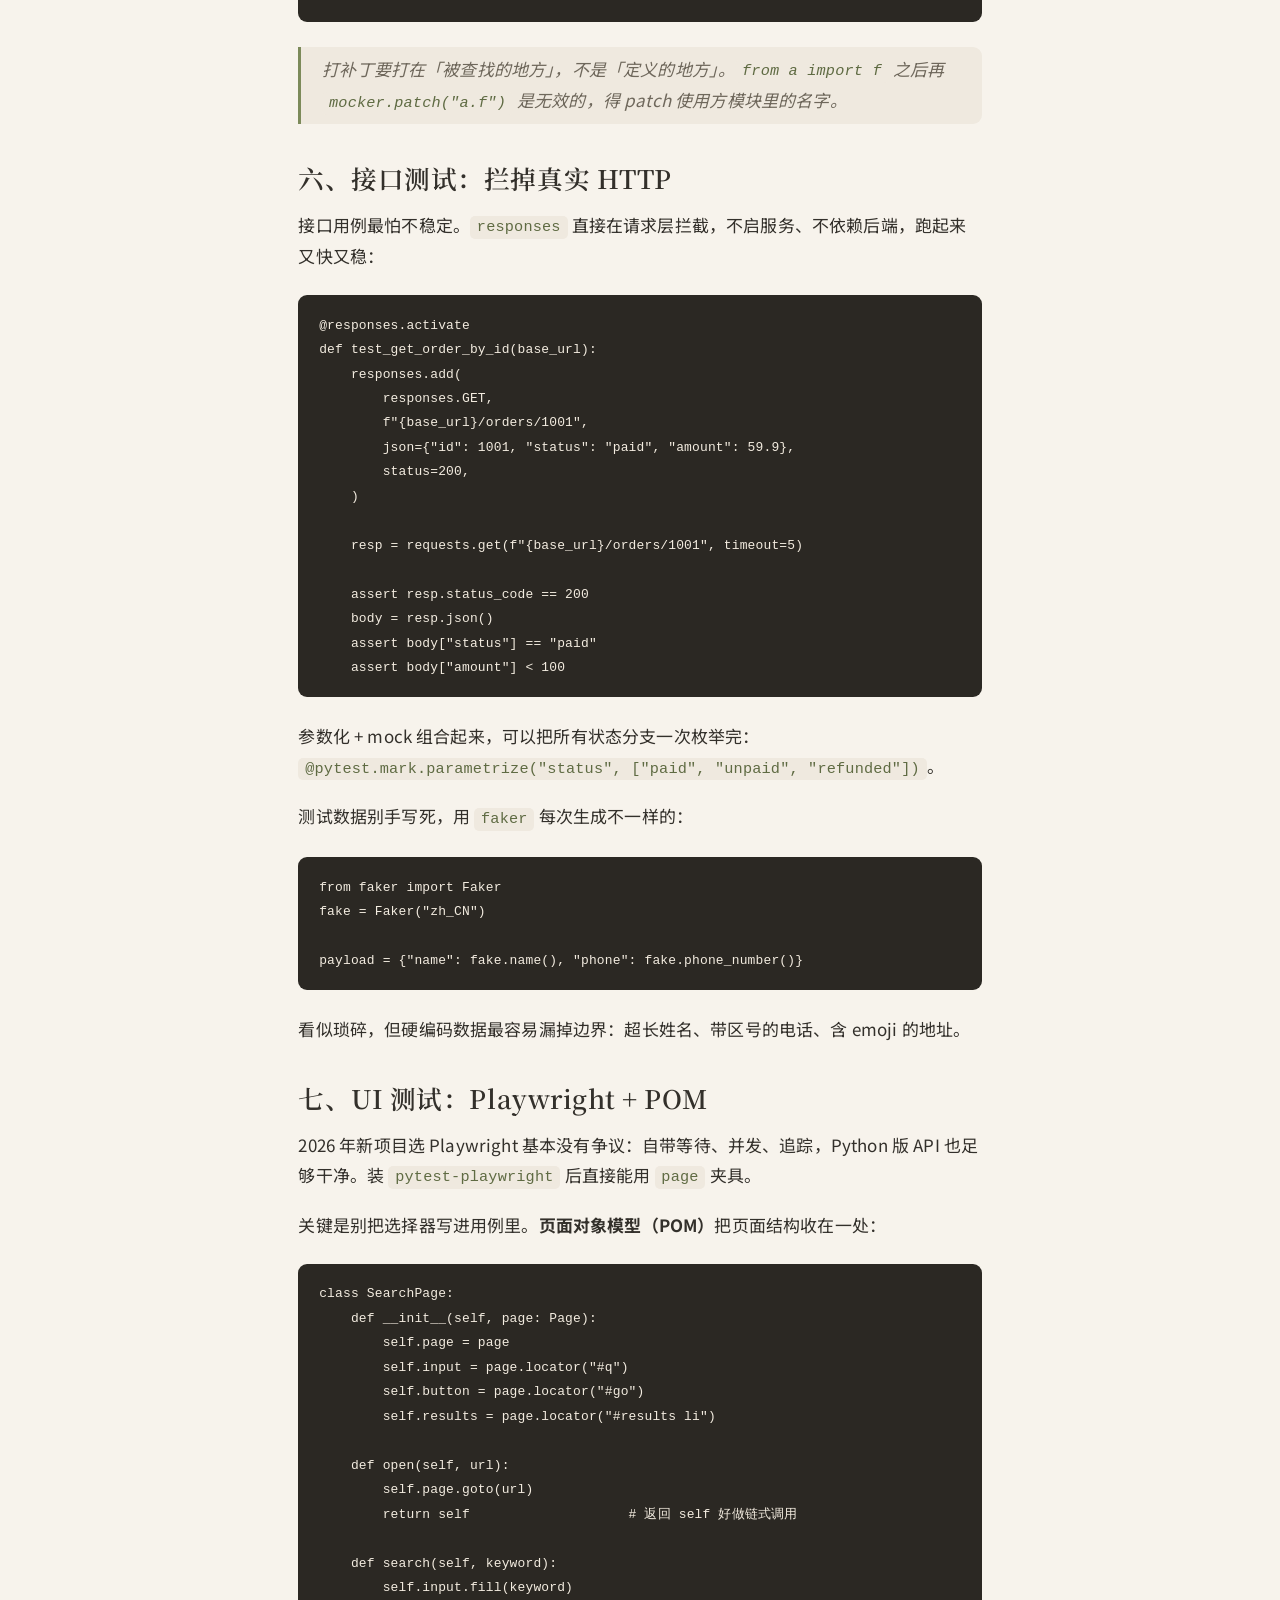
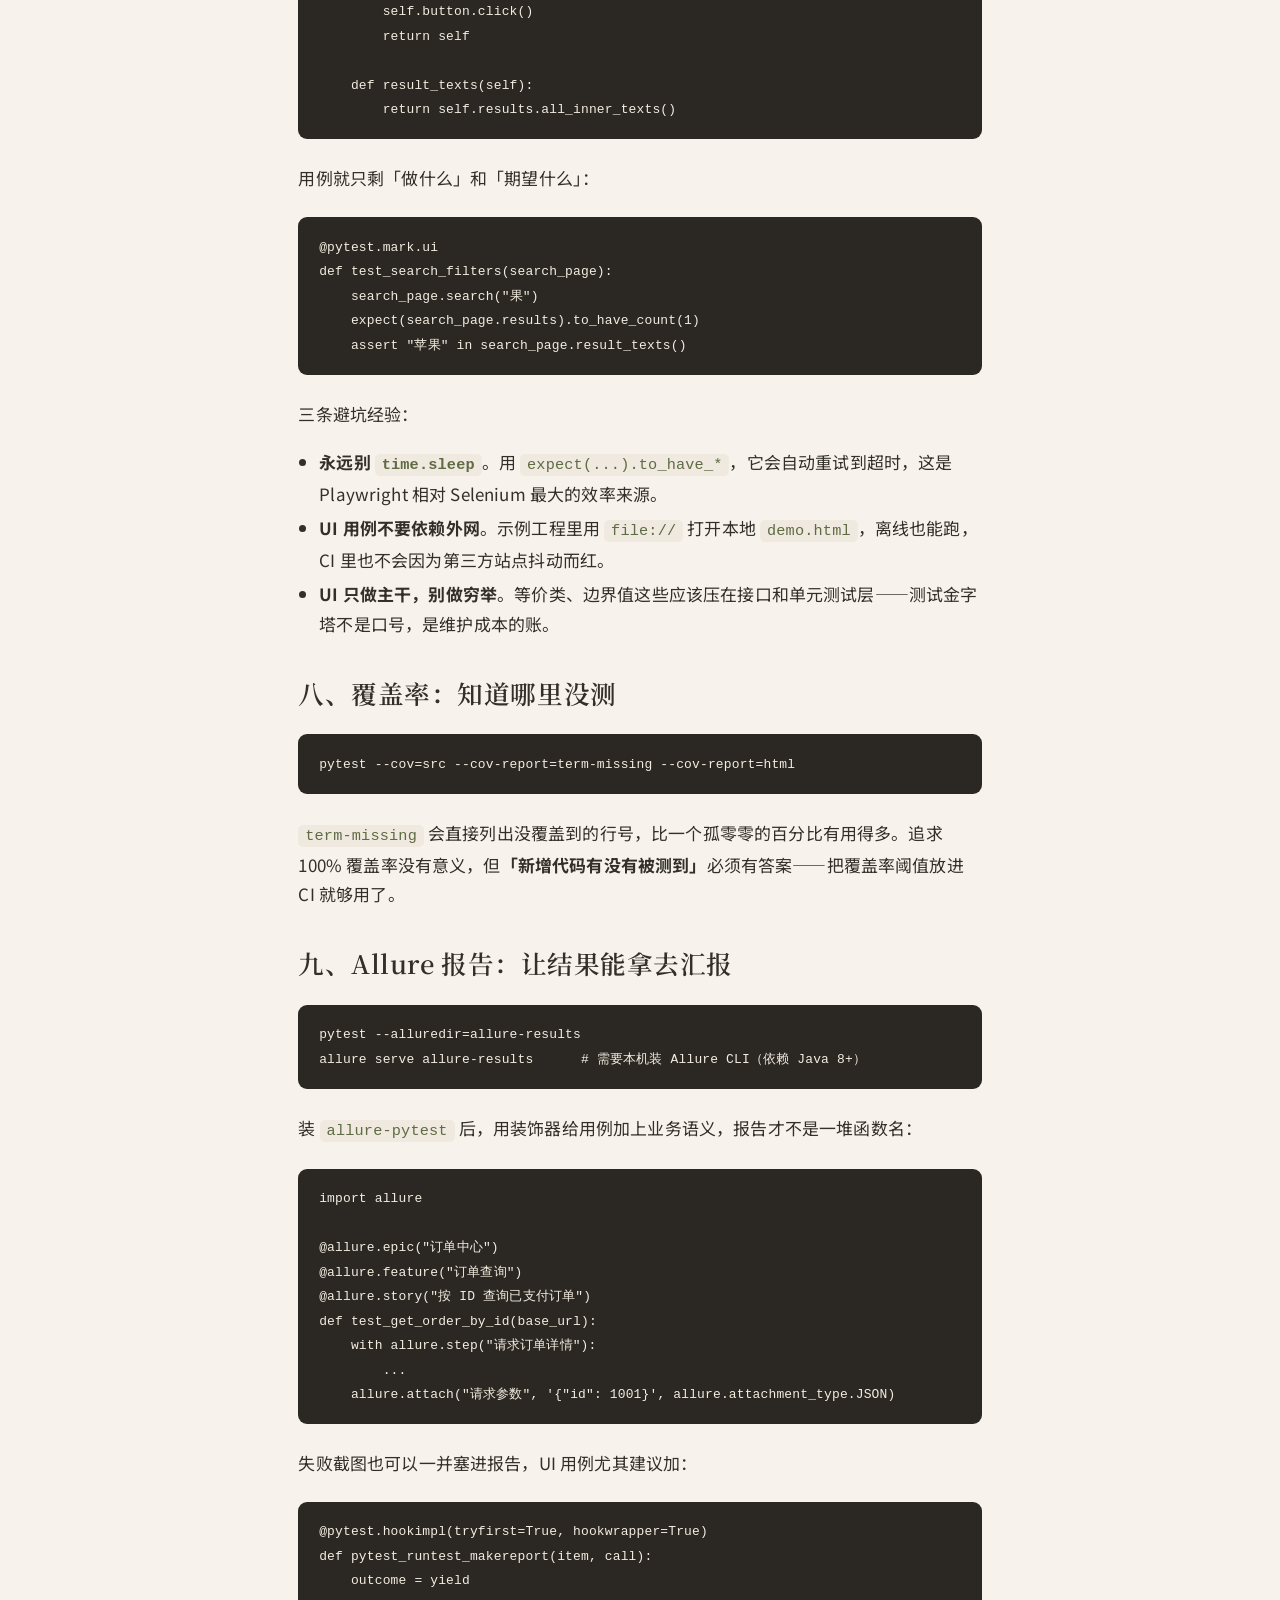
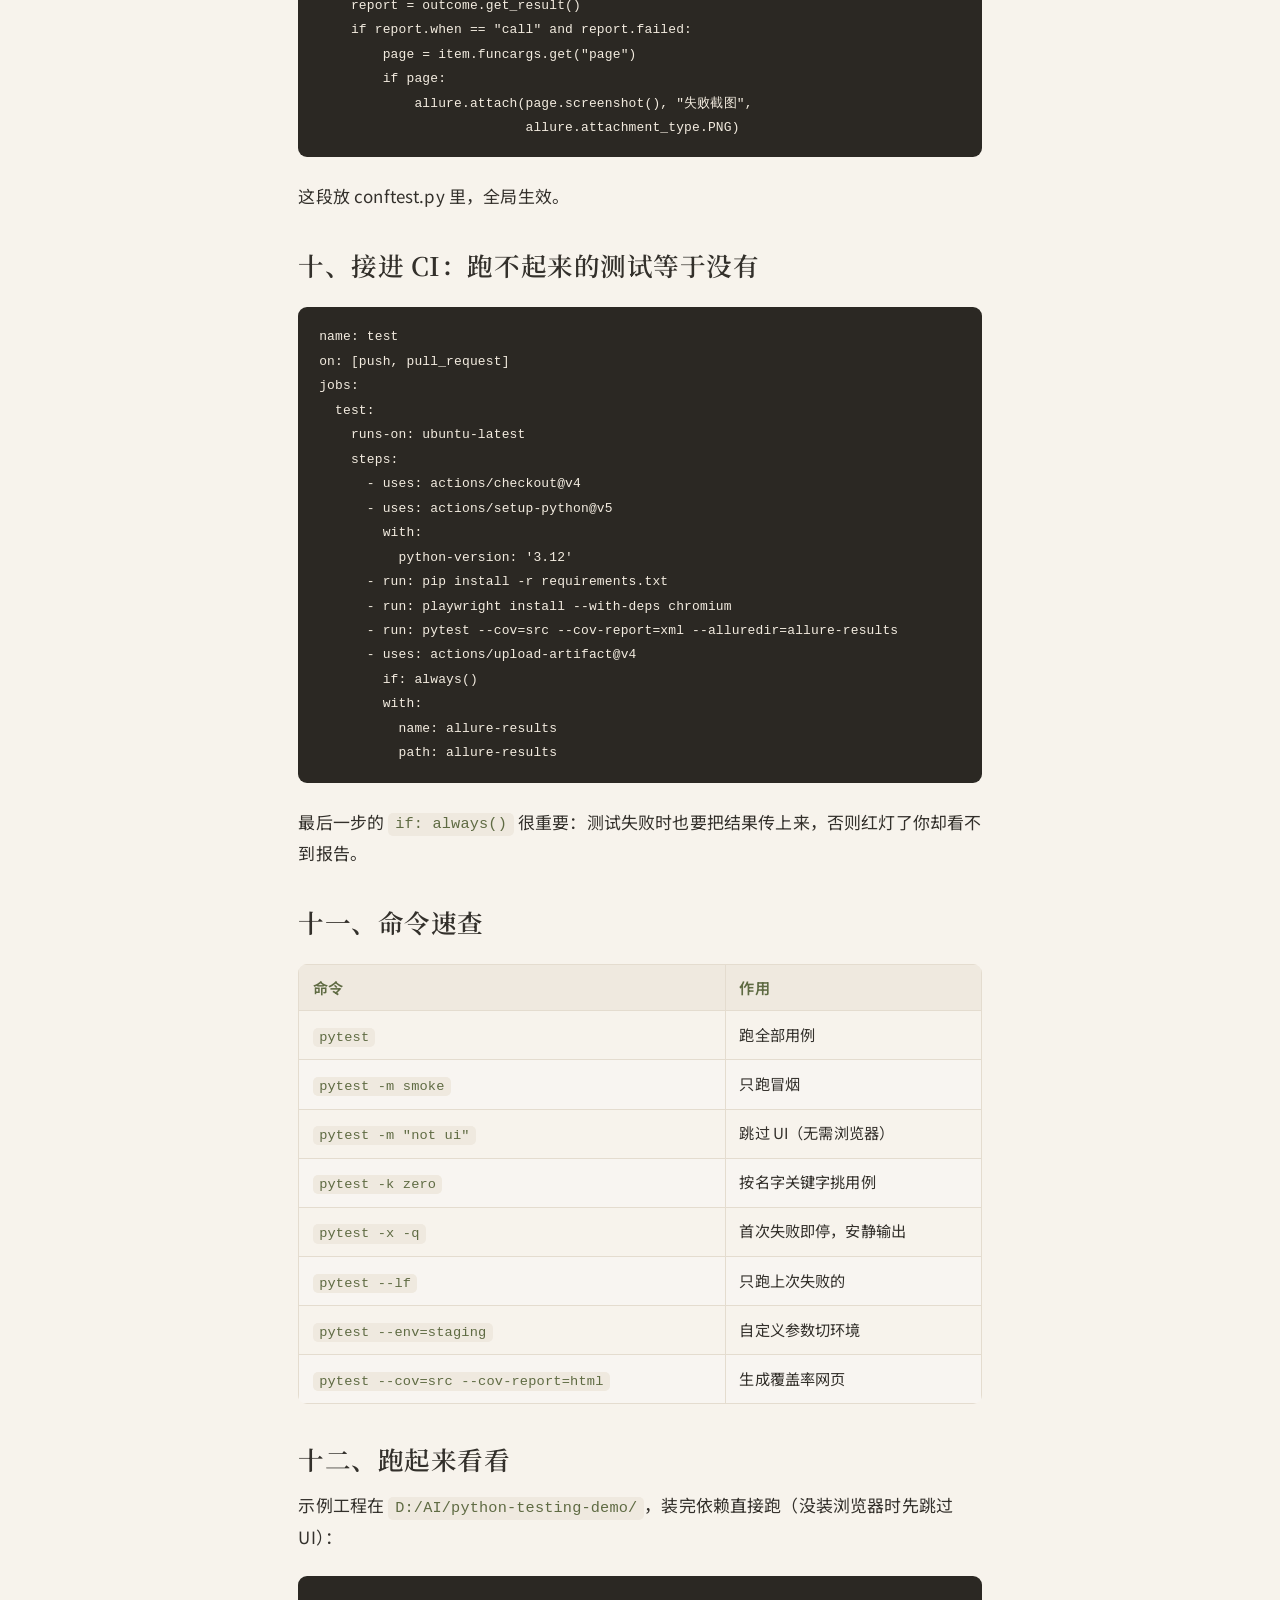
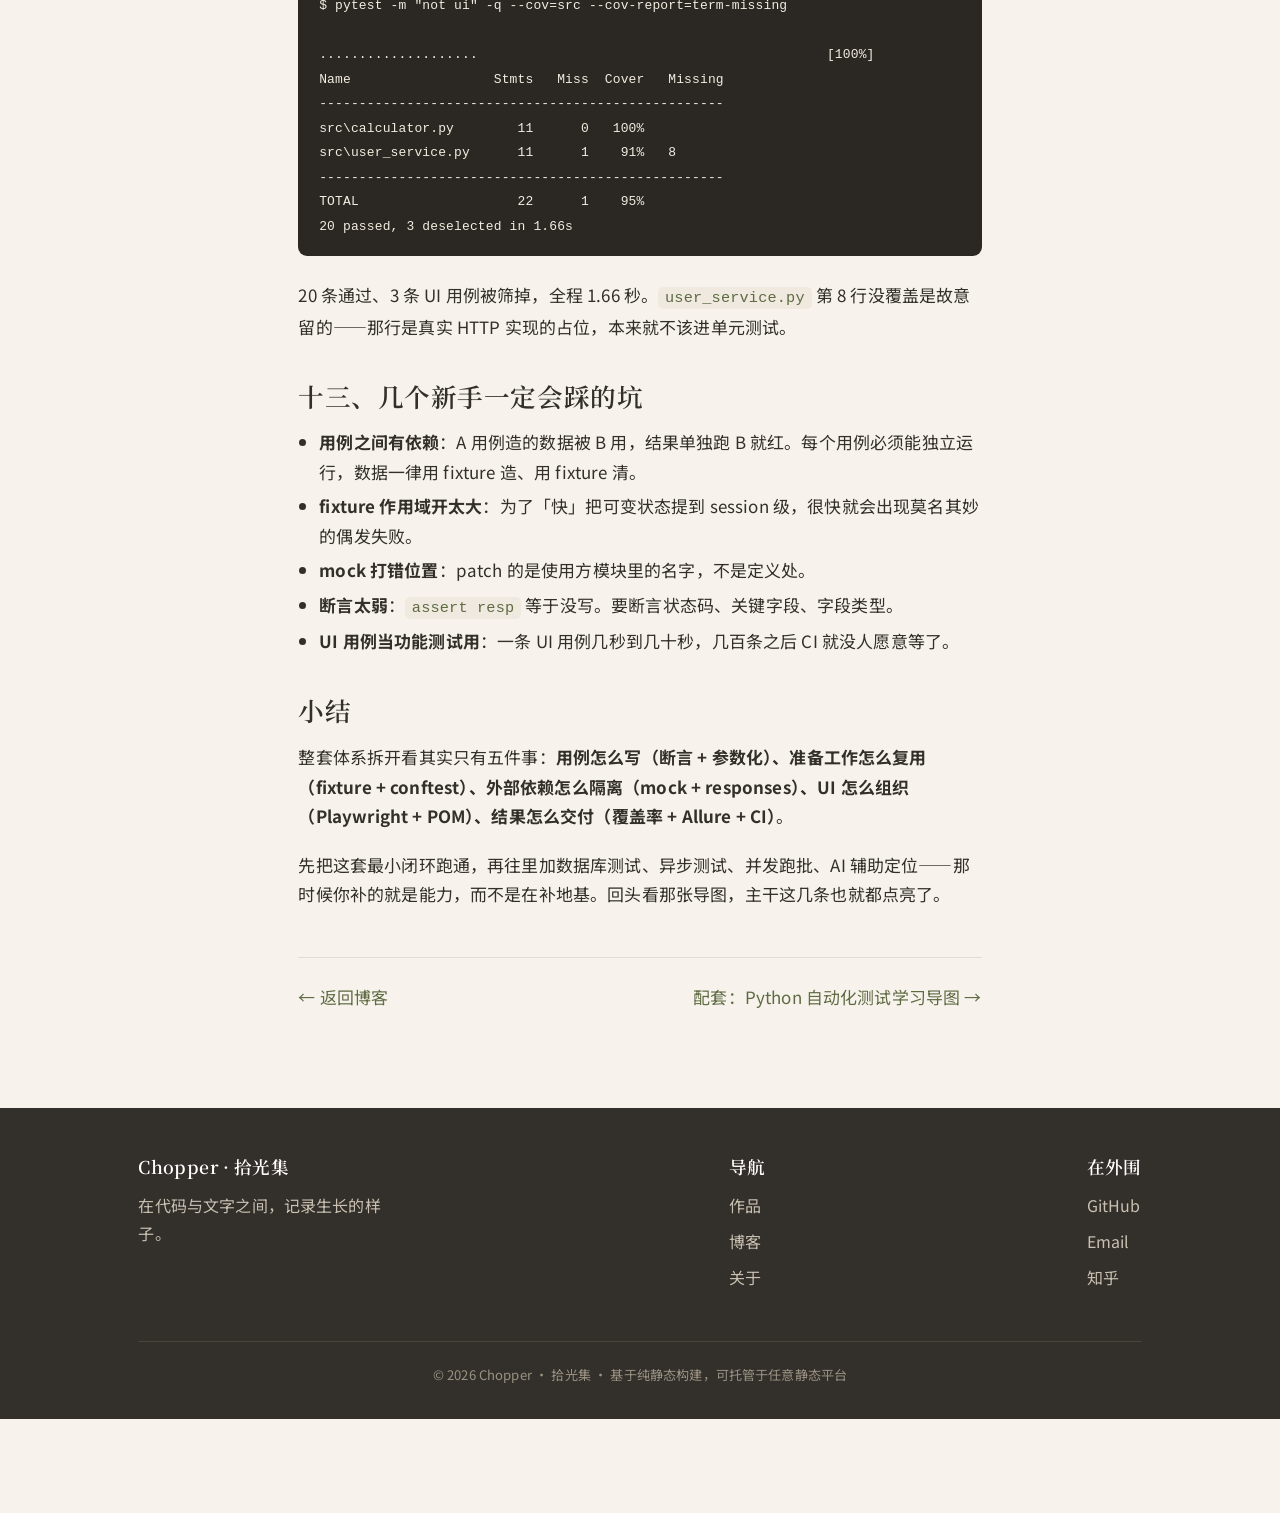
<file: blog/post-5.html>
<!DOCTYPE html>
<html lang="zh-CN">
<head>
  <meta charset="UTF-8" />
  <meta name="viewport" content="width=device-width, initial-scale=1.0" />
  <title>Python 自动化测试入门实战：从第一个用例到 Allure 报告 · 拾光集</title>
  <meta name="description" content="配套学习导图的实战篇：pytest 断言与参数化、fixture 与 conftest、mock、接口测试、Playwright + POM、覆盖率与 Allure 报告，附可运行示例工程。" />
  <link rel="preconnect" href="https://fonts.googleapis.com" />
  <link rel="preconnect" href="https://fonts.gstatic.com" crossorigin />
  <link href="https://fonts.googleapis.com/css2?family=Cormorant+Garamond:ital,wght@0,400;0,500;0,600;1,400;1,500&family=Noto+Sans+SC:wght@300;400;500&family=Noto+Serif+SC:wght@400;600;700&display=swap" rel="stylesheet" />
  <link rel="stylesheet" href="../assets/css/style.css" />
</head>
<body>

  <header class="site-header">
    <div class="wrap nav">
      <a href="../index.html" class="brand">拾光集 <span class="en">ShiGuang</span></a>
      <button class="nav-toggle" aria-label="菜单"><span></span><span></span><span></span></button>
      <ul class="nav-links">
        <li><a href="../index.html">首页</a></li>
        <li><a href="../works.html">作品</a></li>
        <li><a href="../blog.html">博客</a></li>
        <li><a href="../about.html">关于</a></li>
      </ul>
    </div>
  </header>

  <main>
    <article class="section article">
      <div class="article-header wrap">
        <div class="date">2026 · 10 · 28</div>
        <h1>Python 自动化测试入门实战：从第一个用例到 Allure 报告</h1>
        <p class="excerpt">配套《Python 自动化测试学习导图》的实战篇。断言、参数化、fixture、mock、接口测试、Playwright + POM、覆盖率与报告，一条命令一条命令地走完。</p>
      </div>

      <div class="wrap article-body">
        <p>上一篇我画了一张学习导图，把 Python 自动化测试要学的东西铺成了一张地图。地图看完，下一步就是落地。这篇不讲概念，只讲「怎么把第一个能跑的测试体系搭起来」——每一步都配了可以直接复制的代码。</p>

        <p>技术选型很直接：<strong>pytest 做框架，requests + responses 做接口，Playwright 做 UI，pytest-cov 看覆盖率，Allure 出报告</strong>。这套组合在 2026 年是新项目最省心的默认解。</p>

        <blockquote>配套示例工程已经跑通，目录在 <code>python-testing-demo/</code>：clone 下来装完依赖就能 <code>pytest</code>。文章里所有代码都来自它。</blockquote>

        <h2>一、先把工程骨架立起来</h2>
        <p>测试代码最容易死在「随手一放」：脚本散在各个目录，谁都能改，谁都不敢删。建议一开始就按约定分目录：</p>
        <pre><code>python-testing-demo/
├── pytest.ini                 测试配置：markers、pythonpath
├── requirements.txt
├── src/                       被测代码
├── pages/                     页面对象模型（POM）
└── tests/
    ├── conftest.py            共享夹具
    ├── test_calculator.py     参数化
    ├── test_user_service.py   mock
    ├── test_api_orders.py     接口
    ├── fixtures/demo.html     UI 用例用的本地页面
    └── ui/test_search.py      Playwright 用例</code></pre>

        <p><code>pytest.ini</code> 是整个体系的开关，先写好它：</p>
        <pre><code>[pytest]
testpaths = tests
pythonpath = .
addopts = -ra
markers =
    smoke: 冒烟用例，最快的一批
    api: 接口测试
    ui: UI 端到端测试，需要浏览器
    slow: 耗时用例</code></pre>
        <ul>
          <li><code>testpaths</code>：不敲路径也知道去哪儿找用例</li>
          <li><code>pythonpath = .</code>：让 <code>import src.xxx</code> 直接可用（pytest ≥ 7）</li>
          <li><code>markers</code>：先注册再使用，否则会刷一堆警告</li>
        </ul>

        <p>依赖就这些：</p>
        <pre><code>pip install pytest requests responses pytest-mock pytest-cov \
            pytest-playwright allure-pytest faker
playwright install chromium        # 只有跑 UI 用例才需要</code></pre>

        <h2>二、第一个测试：断言与异常</h2>
        <p>pytest 的哲学是「用 Python 原生的 assert，别的都别管」。它会在失败时自动展开表达式的中间值，比任何断言库的报错都清楚。</p>
        <pre><code>def test_divide_ok():
    assert divide(10, 4) == 2.5


def test_divide_by_zero_raises():
    """异常断言要用 pytest.raises，别用 try/except 自己判断。"""
    with pytest.raises(ValueError) as exc:
        divide(1, 0)
    assert "除数不能为 0" in str(exc.value)</code></pre>
        <p>两个约定要记牢：文件名必须 <code>test_*.py</code>，函数必须 <code>test_*</code> 开头；比较浮点数用 <code>pytest.approx</code>，别直接 <code>==</code>。</p>

        <h2>三、参数化：一份逻辑，多组数据</h2>
        <p>写十遍差不多的用例是自动化测试最大的浪费。<code>parametrize</code> 把「数据」和「逻辑」分开，加一组边界值只需要加一行：</p>
        <pre><code>@pytest.mark.smoke
@pytest.mark.parametrize(
    "a, b, expected",
    [
        (1, 2, 3),
        (0, 0, 0),
        (-1, 1, 0),
        (10 ** 6, 10 ** 6, 2 * 10 ** 6),
    ],
    ids=["small", "zero", "negative", "big"],   # 让报告里的名字可读
)
def test_add(a, b, expected):
    assert add(a, b) == expected</code></pre>
        <p><code>ids</code> 是个容易被忽略的好习惯：默认参数化用例名是 <code>test_add[1-2-3]</code>，加了 ids 之后变成 <code>test_add[zero]</code>，失败时一眼就知道是哪组数据。</p>

        <h2>四、fixture 与 conftest：测试的地基</h2>
        <p>fixture 是 pytest 最值得花时间学的东西。它同时承担三件事：前置准备、后置清理、依赖注入。</p>
        <pre><code>@pytest.fixture(scope="session")
def base_url(env):
    return {
        "test": "https://api.test.example.com",
        "staging": "https://api.staging.example.com",
        "prod": "https://api.example.com",
    }[env]


@pytest.fixture
def api_client(base_url):
    """yield 之前是前置，yield 之后是后置（一定会执行，哪怕用例失败）。"""
    import requests

    session = requests.Session()
    session.headers.update({"Authorization": "Bearer test-token"})

    yield session          # ← 用例在这里执行

    session.close()        # ← 收尾：关连接、清数据</code></pre>

        <p>两条经验：</p>
        <ul>
          <li><strong>作用域按成本定</strong>：<code>function</code>（默认，用例间完全隔离）&lt; <code>class</code> &lt; <code>module</code> &lt; <code>session</code>。建连接、读配置用 session；造用户数据用 function，别为了快而共享可变状态。</li>
          <li><strong>共享的放 conftest.py</strong>：放在 <code>tests/</code> 下的 conftest 会被该目录及子目录自动加载，用例里不用 import，直接把夹具名写成参数就行。</li>
        </ul>

        <p>conftest 里还能注册自定义命令行参数，一套代码切环境：</p>
        <pre><code>def pytest_addoption(parser):
    parser.addoption("--env", action="store", default="test",
                     help="运行环境：test / staging / prod")

@pytest.fixture(scope="session")
def env(request):
    return request.config.getoption("--env")</code></pre>
        <p>然后就可以 <code>pytest --env=staging</code> 了。</p>

        <h2>五、mock：只测自己的逻辑</h2>
        <p>外部依赖（第三方接口、数据库、时间、随机数）一律 mock 掉。装了 <code>pytest-mock</code> 之后，用 <code>mocker</code> 夹具即可，不用操心 <code>patch</code> 的启停：</p>
        <pre><code>def test_display_name_with_mock(mocker):
    client = mocker.Mock()
    client.fetch.return_value = {"id": 1, "name": " chopper ", "active": True}

    service = UserService(client)

    assert service.display_name(1) == "Chopper"
    client.fetch.assert_called_once_with(1)     # 顺带校验调用方式


def test_monkeypatch_env(monkeypatch):
    """monkeypatch 是内置夹具，适合改环境变量、改配置值。"""
    monkeypatch.setenv("API_TOKEN", "abc123")</code></pre>
        <blockquote>打补丁要打在「被查找的地方」，不是「定义的地方」。<code>from a import f</code> 之后再 <code>mocker.patch("a.f")</code> 是无效的，得 patch 使用方模块里的名字。</blockquote>

        <h2>六、接口测试：拦掉真实 HTTP</h2>
        <p>接口用例最怕不稳定。<code>responses</code> 直接在请求层拦截，不启服务、不依赖后端，跑起来又快又稳：</p>
        <pre><code>@responses.activate
def test_get_order_by_id(base_url):
    responses.add(
        responses.GET,
        f"{base_url}/orders/1001",
        json={"id": 1001, "status": "paid", "amount": 59.9},
        status=200,
    )

    resp = requests.get(f"{base_url}/orders/1001", timeout=5)

    assert resp.status_code == 200
    body = resp.json()
    assert body["status"] == "paid"
    assert body["amount"] &lt; 100</code></pre>
        <p>参数化 + mock 组合起来，可以把所有状态分支一次枚举完：<code>@pytest.mark.parametrize("status", ["paid", "unpaid", "refunded"])</code>。</p>
        <p>测试数据别手写死，用 <code>faker</code> 每次生成不一样的：</p>
        <pre><code>from faker import Faker
fake = Faker("zh_CN")

payload = {"name": fake.name(), "phone": fake.phone_number()}</code></pre>
        <p>看似琐碎，但硬编码数据最容易漏掉边界：超长姓名、带区号的电话、含 emoji 的地址。</p>

        <h2>七、UI 测试：Playwright + POM</h2>
        <p>2026 年新项目选 Playwright 基本没有争议：自带等待、并发、追踪，Python 版 API 也足够干净。装 <code>pytest-playwright</code> 后直接能用 <code>page</code> 夹具。</p>
        <p>关键是别把选择器写进用例里。<strong>页面对象模型（POM）</strong>把页面结构收在一处：</p>
        <pre><code>class SearchPage:
    def __init__(self, page: Page):
        self.page = page
        self.input = page.locator("#q")
        self.button = page.locator("#go")
        self.results = page.locator("#results li")

    def open(self, url):
        self.page.goto(url)
        return self                    # 返回 self 好做链式调用

    def search(self, keyword):
        self.input.fill(keyword)
        self.button.click()
        return self

    def result_texts(self):
        return self.results.all_inner_texts()</code></pre>
        <p>用例就只剩「做什么」和「期望什么」：</p>
        <pre><code>@pytest.mark.ui
def test_search_filters(search_page):
    search_page.search("果")
    expect(search_page.results).to_have_count(1)
    assert "苹果" in search_page.result_texts()</code></pre>
        <p>三条避坑经验：</p>
        <ul>
          <li><strong>永远别 <code>time.sleep</code></strong>。用 <code>expect(...).to_have_*</code>，它会自动重试到超时，这是 Playwright 相对 Selenium 最大的效率来源。</li>
          <li><strong>UI 用例不要依赖外网</strong>。示例工程里用 <code>file://</code> 打开本地 <code>demo.html</code>，离线也能跑，CI 里也不会因为第三方站点抖动而红。</li>
          <li><strong>UI 只做主干，别做穷举</strong>。等价类、边界值这些应该压在接口和单元测试层——测试金字塔不是口号，是维护成本的账。</li>
        </ul>

        <h2>八、覆盖率：知道哪里没测</h2>
        <pre><code>pytest --cov=src --cov-report=term-missing --cov-report=html</code></pre>
        <p><code>term-missing</code> 会直接列出没覆盖到的行号，比一个孤零零的百分比有用得多。追求 100% 覆盖率没有意义，但<strong>「新增代码有没有被测到」</strong>必须有答案——把覆盖率阈值放进 CI 就够用了。</p>

        <h2>九、Allure 报告：让结果能拿去汇报</h2>
        <pre><code>pytest --alluredir=allure-results
allure serve allure-results      # 需要本机装 Allure CLI（依赖 Java 8+）</code></pre>
        <p>装 <code>allure-pytest</code> 后，用装饰器给用例加上业务语义，报告才不是一堆函数名：</p>
        <pre><code>import allure

@allure.epic("订单中心")
@allure.feature("订单查询")
@allure.story("按 ID 查询已支付订单")
def test_get_order_by_id(base_url):
    with allure.step("请求订单详情"):
        ...
    allure.attach("请求参数", '{"id": 1001}', allure.attachment_type.JSON)</code></pre>
        <p>失败截图也可以一并塞进报告，UI 用例尤其建议加：</p>
        <pre><code>@pytest.hookimpl(tryfirst=True, hookwrapper=True)
def pytest_runtest_makereport(item, call):
    outcome = yield
    report = outcome.get_result()
    if report.when == "call" and report.failed:
        page = item.funcargs.get("page")
        if page:
            allure.attach(page.screenshot(), "失败截图",
                          allure.attachment_type.PNG)</code></pre>
        <p>这段放 conftest.py 里，全局生效。</p>

        <h2>十、接进 CI：跑不起来的测试等于没有</h2>
        <pre><code>name: test
on: [push, pull_request]
jobs:
  test:
    runs-on: ubuntu-latest
    steps:
      - uses: actions/checkout@v4
      - uses: actions/setup-python@v5
        with:
          python-version: '3.12'
      - run: pip install -r requirements.txt
      - run: playwright install --with-deps chromium
      - run: pytest --cov=src --cov-report=xml --alluredir=allure-results
      - uses: actions/upload-artifact@v4
        if: always()
        with:
          name: allure-results
          path: allure-results</code></pre>
        <p>最后一步的 <code>if: always()</code> 很重要：测试失败时也要把结果传上来，否则红灯了你却看不到报告。</p>

        <h2>十一、命令速查</h2>
        <table>
          <thead>
            <tr><th>命令</th><th>作用</th></tr>
          </thead>
          <tbody>
            <tr><td><code>pytest</code></td><td>跑全部用例</td></tr>
            <tr><td><code>pytest -m smoke</code></td><td>只跑冒烟</td></tr>
            <tr><td><code>pytest -m "not ui"</code></td><td>跳过 UI（无需浏览器）</td></tr>
            <tr><td><code>pytest -k zero</code></td><td>按名字关键字挑用例</td></tr>
            <tr><td><code>pytest -x -q</code></td><td>首次失败即停，安静输出</td></tr>
            <tr><td><code>pytest --lf</code></td><td>只跑上次失败的</td></tr>
            <tr><td><code>pytest --env=staging</code></td><td>自定义参数切环境</td></tr>
            <tr><td><code>pytest --cov=src --cov-report=html</code></td><td>生成覆盖率网页</td></tr>
          </tbody>
        </table>

        <h2>十二、跑起来看看</h2>
        <p>示例工程在 <code>D:/AI/python-testing-demo/</code>，装完依赖直接跑（没装浏览器时先跳过 UI）：</p>
        <pre><code>$ pytest -m "not ui" -q --cov=src --cov-report=term-missing

....................                                            [100%]
Name                  Stmts   Miss  Cover   Missing
---------------------------------------------------
src\calculator.py        11      0   100%
src\user_service.py      11      1    91%   8
---------------------------------------------------
TOTAL                    22      1    95%
20 passed, 3 deselected in 1.66s</code></pre>
        <p>20 条通过、3 条 UI 用例被筛掉，全程 1.66 秒。<code>user_service.py</code> 第 8 行没覆盖是故意留的——那行是真实 HTTP 实现的占位，本来就不该进单元测试。</p>

        <h2>十三、几个新手一定会踩的坑</h2>
        <ul>
          <li><strong>用例之间有依赖</strong>：A 用例造的数据被 B 用，结果单独跑 B 就红。每个用例必须能独立运行，数据一律用 fixture 造、用 fixture 清。</li>
          <li><strong>fixture 作用域开太大</strong>：为了「快」把可变状态提到 session 级，很快就会出现莫名其妙的偶发失败。</li>
          <li><strong>mock 打错位置</strong>：patch 的是使用方模块里的名字，不是定义处。</li>
          <li><strong>断言太弱</strong>：<code>assert resp</code> 等于没写。要断言状态码、关键字段、字段类型。</li>
          <li><strong>UI 用例当功能测试用</strong>：一条 UI 用例几秒到几十秒，几百条之后 CI 就没人愿意等了。</li>
        </ul>

        <h2>小结</h2>
        <p>整套体系拆开看其实只有五件事：<strong>用例怎么写（断言 + 参数化）、准备工作怎么复用（fixture + conftest）、外部依赖怎么隔离（mock + responses）、UI 怎么组织（Playwright + POM）、结果怎么交付（覆盖率 + Allure + CI）</strong>。</p>
        <p>先把这套最小闭环跑通，再往里加数据库测试、异步测试、并发跑批、AI 辅助定位——那时候你补的就是能力，而不是在补地基。回头看那张导图，主干这几条也就都点亮了。</p>

        <div class="post-nav">
          <a href="../blog.html">← 返回博客</a>
          <a href="../works/python-testing-mindmap.html">配套：Python 自动化测试学习导图 →</a>
        </div>
      </div>
    </article>
  </main>

  <footer class="site-footer">
    <div class="wrap">
      <div>
        <h4>Chopper · 拾光集</h4>
        <p style="color:#c9c0b1;max-width:30ch;margin:0">在代码与文字之间，记录生长的样子。</p>
      </div>
      <div>
        <h4>导航</h4>
        <ul class="footer-links">
          <li><a href="../works.html">作品</a></li>
          <li><a href="../blog.html">博客</a></li>
          <li><a href="../about.html">关于</a></li>
        </ul>
      </div>
      <div>
        <h4>在外围</h4>
        <ul class="footer-links">
          <li><a href="https://github.com/" target="_blank" rel="noopener">GitHub</a></li>
          <li><a href="mailto:hello@example.com">Email</a></li>
          <li><a href="https://www.zhihu.com/" target="_blank" rel="noopener">知乎</a></li>
        </ul>
      </div>
      <div class="footer-note">© <span id="year">2026</span> Chopper · 拾光集 · 基于纯静态构建，可托管于任意静态平台</div>
    </div>
  </footer>

  <script src="../assets/js/main.js"></script>
</body>
</html>
</file>
<file: assets/css/style.css>
/* ============================================================
   拾光集 · 作品集 / 技术博客  —  清新文艺主题样式
   纯静态，无构建依赖。修改 --accent 等变量即可换色。
   ============================================================ */

:root {
  /* 色彩 */
  --bg:        #f7f3ec;   /* 页面底色：暖米白 */
  --bg-alt:    #efe9df;   /* 次级底色 */
  --surface:   #fffdf9;   /* 卡片/内容面 */
  --ink:       #33302b;   /* 主文字：暖墨 */
  --ink-soft:  #6f685c;   /* 次级文字 */
  --line:      #e4dccf;   /* 分隔线 */
  --accent:    #7c8a5a;   /* 主点缀：鼠尾草绿 */
  --accent-deep:#5f6b43;  /* 深绿 */
  --accent-warm:#b98b6f;  /* 暖陶土色，作强调 */
  --shadow:    rgba(60,50,35,0.08);
  --shadow-lg: rgba(60,50,35,0.14);

  /* 字体 */
  --serif: "Noto Serif SC", "Songti SC", "STSong", "SimSun", serif;
  --sans:  "Noto Sans SC", -apple-system, BlinkMacSystemFont, "PingFang SC", "Microsoft YaHei", sans-serif;
  --latin: "Cormorant Garamond", Georgia, "Times New Roman", serif;

  /* 度量 */
  --maxw: 1080px;
  --radius: 14px;
  --radius-sm: 9px;
  --gap: clamp(1.4rem, 3vw, 2.6rem);
}

/* ---------- 基础重置 ---------- */
*, *::before, *::after { box-sizing: border-box; }
html { scroll-behavior: smooth; -webkit-text-size-adjust: 100%; }
body {
  margin: 0;
  font-family: var(--sans);
  font-weight: 400;
  color: var(--ink);
  background: var(--bg);
  line-height: 1.75;
  font-size: 16px;
  letter-spacing: .01em;
  -webkit-font-smoothing: antialiased;
}
img { max-width: 100%; display: block; }
a { color: var(--accent-deep); text-decoration: none; transition: color .2s ease; }
a:hover { color: var(--accent-warm); }
h1, h2, h3, h4 { font-family: var(--serif); font-weight: 600; color: var(--ink); line-height: 1.3; letter-spacing: .02em; }
p { margin: 0 0 1.1em; }
hr { border: none; border-top: 1px solid var(--line); margin: 2.4rem 0; }

/* ---------- 布局容器 ---------- */
.wrap { max-width: var(--maxw); margin: 0 auto; padding: 0 clamp(1.1rem, 4vw, 2.4rem); }
.section { padding: clamp(3.2rem, 8vw, 6rem) 0; }
.section--alt { background: var(--bg-alt); }

/* 小标题（带装饰线） */
.eyebrow {
  font-family: var(--latin);
  font-style: italic;
  font-size: 1.05rem;
  letter-spacing: .12em;
  color: var(--accent);
  text-transform: none;
  display: inline-flex;
  align-items: center;
  gap: .6rem;
  margin: 0 0 .6rem;
}
.eyebrow::before { content: "❧"; font-style: normal; }
.section-title { font-size: clamp(1.7rem, 4vw, 2.5rem); margin: 0 0 1rem; }
.section-lead { color: var(--ink-soft); max-width: 46ch; margin: 0 0 2.4rem; }

/* ---------- 顶部导航 ---------- */
.site-header {
  position: sticky; top: 0; z-index: 50;
  background: color-mix(in srgb, var(--bg) 86%, transparent);
  backdrop-filter: saturate(140%) blur(10px);
  border-bottom: 1px solid var(--line);
}
.nav { display: flex; align-items: center; justify-content: space-between; height: 66px; }
.brand { font-family: var(--serif); font-size: 1.3rem; font-weight: 600; color: var(--ink); display: flex; align-items: baseline; gap: .5rem; }
.brand .en { font-family: var(--latin); font-style: italic; font-size: 1rem; color: var(--accent); }
.nav-links { display: flex; gap: clamp(1rem, 2.4vw, 2rem); list-style: none; margin: 0; padding: 0; }
.nav-links a { color: var(--ink-soft); font-size: .96rem; position: relative; padding: .3rem 0; }
.nav-links a::after {
  content: ""; position: absolute; left: 0; bottom: -2px; height: 2px; width: 0;
  background: var(--accent); transition: width .25s ease;
}
.nav-links a:hover, .nav-links a.active { color: var(--ink); }
.nav-links a:hover::after, .nav-links a.active::after { width: 100%; }
.nav-toggle { display: none; background: none; border: 1px solid var(--line); border-radius: 8px; width: 42px; height: 38px; cursor: pointer; padding: 0; }
.nav-toggle span { display: block; width: 18px; height: 2px; background: var(--ink); margin: 3px auto; transition: .25s; }

/* ---------- Hero ---------- */
.hero { padding: clamp(3.5rem, 9vw, 7rem) 0 clamp(2.5rem, 6vw, 4rem); }
.hero-grid { display: grid; grid-template-columns: 1.4fr .9fr; gap: clamp(2rem, 5vw, 4rem); align-items: center; }
.hero h1 { font-size: clamp(2.2rem, 6vw, 3.6rem); margin: .4rem 0 .2rem; }
.hero .h-en { font-family: var(--latin); font-style: italic; font-size: clamp(1.3rem, 3vw, 1.9rem); color: var(--accent); margin: 0 0 1.2rem; }
.hero .lead { font-size: 1.12rem; color: var(--ink-soft); max-width: 42ch; }
.hero-actions { display: flex; gap: .9rem; flex-wrap: wrap; margin-top: 1.8rem; }
.avatar {
  width: 100%; max-width: 300px; aspect-ratio: 1/1; border-radius: 50%;
  border: 6px solid var(--surface); box-shadow: 0 12px 40px var(--shadow-lg);
  object-fit: cover; margin: 0 auto; background: var(--bg-alt);
}

/* ---------- 按钮 ---------- */
.btn {
  display: inline-flex; align-items: center; gap: .5rem;
  padding: .72rem 1.4rem; border-radius: 999px; font-size: .96rem; font-weight: 500;
  border: 1px solid transparent; cursor: pointer; transition: .2s ease; font-family: var(--sans);
}
.btn--primary { background: var(--accent); color: #fff; }
.btn--primary:hover { background: var(--accent-deep); color: #fff; }
.btn--ghost { background: transparent; border-color: var(--line); color: var(--ink); }
.btn--ghost:hover { border-color: var(--accent); color: var(--accent-deep); }

/* ---------- 卡片网格 ---------- */
.grid { display: grid; gap: var(--gap); }
.grid--works { grid-template-columns: repeat(auto-fill, minmax(280px, 1fr)); }
.grid--posts { grid-template-columns: repeat(auto-fill, minmax(320px, 1fr)); }
.grid--stats { grid-template-columns: repeat(auto-fit, minmax(150px, 1fr)); text-align: center; }

.card {
  background: var(--surface); border: 1px solid var(--line); border-radius: var(--radius);
  padding: 1.5rem 1.5rem 1.3rem; transition: transform .25s ease, box-shadow .25s ease, border-color .25s ease;
  display: flex; flex-direction: column;
}
.card:hover { transform: translateY(-4px); box-shadow: 0 16px 38px var(--shadow); border-color: color-mix(in srgb, var(--accent) 40%, var(--line)); }
.card .tag { align-self: flex-start; font-size: .78rem; letter-spacing: .08em; color: var(--accent-deep); background: color-mix(in srgb, var(--accent) 14%, #fff); padding: .25rem .7rem; border-radius: 999px; margin-bottom: .9rem; }
.card h3 { font-size: 1.25rem; margin: 0 0 .5rem; }
.card p { color: var(--ink-soft); font-size: .95rem; margin: 0 0 1rem; flex: 1; }
.card .meta { font-size: .82rem; color: var(--ink-soft); display: flex; gap: 1rem; flex-wrap: wrap; }
.card .more { font-size: .9rem; font-weight: 500; }

/* 作品缩略图占位 */
.thumb {
  height: 150px; border-radius: var(--radius-sm); margin-bottom: 1.1rem;
  background: linear-gradient(135deg, color-mix(in srgb, var(--accent) 30%, #fff), color-mix(in srgb, var(--accent-warm) 26%, #fff));
  display: flex; align-items: center; justify-content: center; color: #fff; font-family: var(--latin); font-style: italic; font-size: 1.4rem;
}

/* 统计 */
.stat .num { font-family: var(--serif); font-size: 2.4rem; color: var(--accent-deep); line-height: 1; }
.stat .label { color: var(--ink-soft); font-size: .9rem; }

/* ---------- 文章列表 / 正文 ---------- */
.post-card .date { font-family: var(--latin); font-style: italic; color: var(--accent); font-size: .95rem; margin-bottom: .4rem; }
.post-card h3 { font-size: 1.3rem; }

.article { max-width: 760px; margin: 0 auto; }
.article-header { text-align: center; padding: clamp(2.5rem,6vw,4rem) 0 1.5rem; }
.article-header .date { font-family: var(--latin); font-style: italic; color: var(--accent); font-size: 1.05rem; }
.article-header h1 { font-size: clamp(1.9rem, 5vw, 3rem); margin: .5rem 0 .6rem; }
.article-header .excerpt { color: var(--ink-soft); font-size: 1.05rem; }
.article-body { font-size: 1.06rem; }
.article-body h2 { font-size: 1.6rem; margin: 2.4rem 0 .9rem; }
.article-body h3 { font-size: 1.25rem; margin: 1.8rem 0 .6rem; }
.article-body blockquote {
  margin: 1.6rem 0; padding: .4rem 1.3rem; border-left: 3px solid var(--accent);
  background: var(--bg-alt); color: var(--ink-soft); border-radius: 0 var(--radius-sm) var(--radius-sm) 0; font-style: italic;
}
.article-body code {
  font-family: "SFMono-Regular", Consolas, "Liberation Mono", monospace; font-size: .9em;
  background: var(--bg-alt); padding: .15em .45em; border-radius: 5px; color: var(--accent-deep);
}
.article-body pre {
  background: #2b2823; color: #f3ece0; padding: 1.1rem 1.3rem; border-radius: var(--radius-sm);
  overflow-x: auto; font-size: .9rem; line-height: 1.7; margin: 1.5rem 0;
}
.article-body pre code { background: none; color: inherit; padding: 0; }
.article-body ul, .article-body ol { padding-left: 1.3rem; margin: 0 0 1.1rem; }
.article-body li { margin: .3rem 0; }
.article-body img { border-radius: var(--radius-sm); margin: 1.6rem 0; }
.article-body table { width: 100%; border-collapse: collapse; margin: 1.5rem 0; font-size: .95rem; overflow: hidden; border-radius: var(--radius-sm); }
.article-body th, .article-body td { border: 1px solid var(--line); padding: .6rem .85rem; text-align: left; vertical-align: top; }
.article-body th { background: var(--bg-alt); color: var(--accent-deep); font-weight: 600; font-family: var(--sans); }
.article-body tr:nth-child(even) td { background: color-mix(in srgb, var(--bg-alt) 45%, #fff); }
/* 首字下沉，文艺感 */
.article-body > p:first-of-type::first-letter {
  font-family: var(--serif); font-size: 3.1rem; line-height: .8; float: left;
  padding: .15em .12em 0 0; color: var(--accent); font-weight: 600;
}

/* 标签 / 筛选 */
.filters { display: flex; gap: .6rem; flex-wrap: wrap; margin-bottom: 2.2rem; }
.filter {
  border: 1px solid var(--line); background: var(--surface); color: var(--ink-soft);
  padding: .4rem 1rem; border-radius: 999px; cursor: pointer; font-size: .9rem; font-family: var(--sans); transition: .2s;
}
.filter:hover { border-color: var(--accent); color: var(--accent-deep); }
.filter.active { background: var(--accent); color: #fff; border-color: var(--accent); }

/* ---------- 思维导图 / 知识图谱页 ---------- */
.mm-wrap { max-width: 1100px; margin: 0 auto; }
.mm-card { background: var(--surface); border: 1px solid var(--line); border-radius: var(--radius); padding: 1rem; margin-bottom: 2rem; }
.mm-scroll { overflow-x: auto; }
.mm-scroll svg { max-width: none; }
.mm-legend { display: flex; gap: 1.2rem; flex-wrap: wrap; justify-content: center; font-size: .88rem; color: var(--ink-soft); margin: .8rem 0 0; }
.mm-legend i { display: inline-block; width: 12px; height: 12px; border-radius: 3px; margin-right: .4rem; vertical-align: -1px; }
.mm-res { display: grid; grid-template-columns: repeat(auto-fill, minmax(255px, 1fr)); gap: .9rem; }
.mm-res a { display: block; padding: .85rem 1rem; border: 1px solid var(--line); border-radius: var(--radius-sm); background: var(--surface); transition: .2s ease; }
.mm-res a:hover { border-color: var(--accent); transform: translateY(-2px); }
.mm-res b { display: block; color: var(--ink); margin-bottom: .2rem; }
.mm-res span { font-size: .85rem; color: var(--ink-soft); }
.mm-note { font-size: .88rem; color: var(--ink-soft); text-align: center; margin-top: 1rem; }
.mm-fallback { display: none; text-align: center; color: var(--ink-soft); padding: 2.5rem 1rem; }
.mm-fallback code { font-family: "SFMono-Regular", Consolas, monospace; font-size: .88em; background: var(--bg-alt); padding: .15em .45em; border-radius: 5px; }
.mm-actions { display: flex; gap: .9rem; justify-content: center; flex-wrap: wrap; margin-top: 2rem; }

/* 文章底部导航 */
.post-nav { display: flex; justify-content: space-between; gap: 1rem; margin-top: 3rem; padding-top: 1.5rem; border-top: 1px solid var(--line); flex-wrap: wrap; }

/* ---------- 关于页 ---------- */
.about-grid { display: grid; grid-template-columns: 1fr 1.4fr; gap: clamp(2rem,5vw,4rem); align-items: start; }
.skill-list { list-style: none; padding: 0; margin: 1rem 0; display: grid; grid-template-columns: 1fr 1fr; gap: .6rem; }
.skill-list li { background: var(--surface); border: 1px solid var(--line); border-radius: var(--radius-sm); padding: .6rem .9rem; font-size: .92rem; }
.skill-list li b { color: var(--accent-deep); font-weight: 600; }

/* ---------- 页脚 ---------- */
.site-footer { background: var(--ink); color: #d9d2c6; padding: 3rem 0 2rem; margin-top: 0; }
.site-footer .wrap { display: flex; flex-wrap: wrap; justify-content: space-between; gap: 1.5rem; }
.site-footer h4 { color: #fff; font-size: 1.1rem; margin: 0 0 .8rem; }
.site-footer a { color: #c9c0b1; }
.site-footer a:hover { color: #fff; }
.footer-links { list-style: none; padding: 0; margin: 0; display: flex; flex-direction: column; gap: .5rem; }
.footer-note { font-size: .82rem; color: #9a9183; width: 100%; text-align: center; margin-top: 1.6rem; border-top: 1px solid #4a443b; padding-top: 1.4rem; }

/* ---------- 响应式 ---------- */
@media (max-width: 860px) {
  .hero-grid { grid-template-columns: 1fr; text-align: center; }
  .hero .lead { margin-left: auto; margin-right: auto; }
  .hero-actions { justify-content: center; }
  .about-grid { grid-template-columns: 1fr; }
  .nav-links {
    position: absolute; top: 66px; left: 0; right: 0; background: var(--surface);
    flex-direction: column; gap: 0; border-bottom: 1px solid var(--line);
    max-height: 0; overflow: hidden; transition: max-height .3s ease;
  }
  .nav-links.open { max-height: 320px; }
  .nav-links li { padding: .2rem 1.4rem; }
  .nav-links a { display: block; padding: .8rem 0; }
  .nav-toggle { display: block; }
}
@media (max-width: 520px) {
  .skill-list { grid-template-columns: 1fr; }
}

/* 降低动画偏好 */
@media (prefers-reduced-motion: reduce) {
  * { scroll-behavior: auto !important; transition: none !important; }
}
</file>
